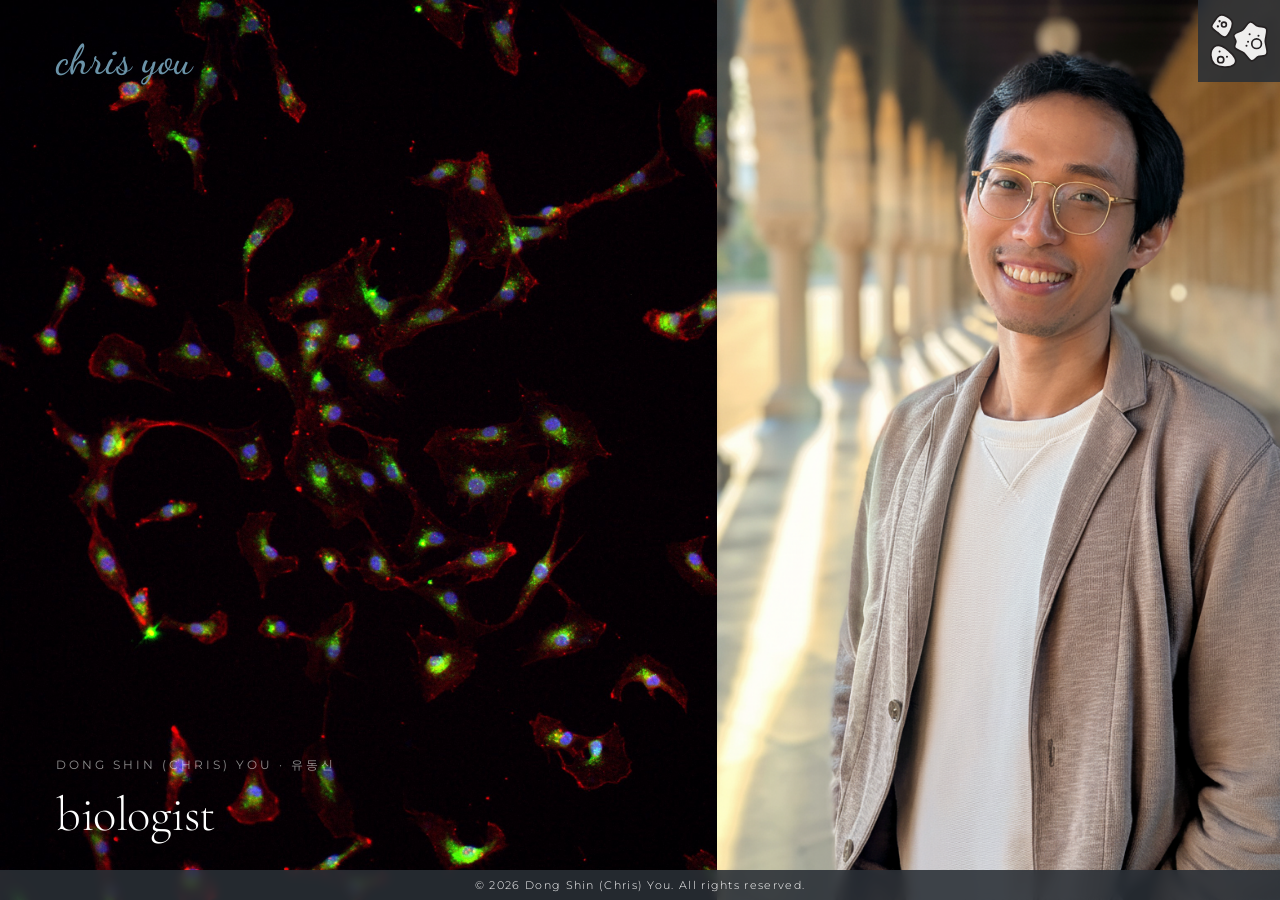
<file: index.html>
<!DOCTYPE html>
<html lang="en">

<head>
  <meta charset="UTF-8" />
  <meta name="viewport" content="width=device-width, initial-scale=1.0" />
  <title>Dong Shin (Chris) You | Biologist | Stanford PhD</title>
  <meta name="description"
    content="Chris You (유동신) — Cell biologist and Stanford PhD graduate. Reserach focused on coordination of cell size and gene expression." />
  <meta property="og:title" content="Chris You" />
  <meta property="og:description"
    content="Cell biologist and recent Stanford PhD studying how cell size controls gene expression and proteome remodeling." />
  <meta property="og:image" content="resources/home/portrait_main_2.jpg" />
  <meta property="og:type" content="website" />
  <link rel="icon" type="image/svg+xml" href="resources/shared/favicon.svg" />
  <link rel="preconnect" href="https://fonts.googleapis.com" />
  <link rel="preconnect" href="https://fonts.gstatic.com" crossorigin />
  <link
    href="https://fonts.googleapis.com/css2?family=Cormorant+Garamond:wght@300;400&family=Montserrat:wght@300;400&family=Dancing+Script:wght@500&family=Noto+Sans+KR:wght@300;400&display=swap"
    rel="stylesheet" />
  <link rel="stylesheet" href="shared.css" />
  <style>
    html,
    body {
      height: 100%;
    }

    body {
      font-family: "Cormorant Garamond", Georgia, serif;
      font-weight: 300;
      color: #2d2d2d;
      background: var(--body-bg-right);
    }

    header.header {
      display: flex;
      width: 100%;
      height: 100vh;
      position: relative;
      overflow: hidden;
    }

    /* ── Left panel ── */
    .text {
      width: 56%;
      height: 100%;
      flex-shrink: 0;
      background-color: transparent;
      position: relative;
      overflow: hidden;
      display: flex;
      flex-direction: column;
      padding: 3rem 3.5rem 3.5rem 3.5rem;
      z-index: 2;
      transition: width 0.65s cubic-bezier(0.4, 0, 0.2, 1);
    }

    body.about-open .text {
      width: 32%;
    }

    #cellBg {
      position: absolute;
      inset: 0;
      width: 100%;
      height: 100%;
      object-fit: cover;
      object-position: center;
      pointer-events: none;
      z-index: 1;
      mix-blend-mode: normal;
      opacity: 1;
    }

    .text-inner {
      margin-top: auto;
      position: relative;
      z-index: 3;
    }

    span.subtitle {
      display: block;
      font-family: "Montserrat", sans-serif;
      font-size: 0.75rem;
      font-weight: 400;
      letter-spacing: 0.25em;
      text-transform: uppercase;
      color: rgba(255, 255, 255, 0.55);
      margin-bottom: 0.75rem;
    }

    h1 {
      font-family: "Cormorant Garamond", Georgia, serif;
      font-size: clamp(2.4rem, 3.8vw, 4rem);
      font-weight: 300;
      line-height: 1.2;
      color: #ffffff;
      letter-spacing: -0.01em;
    }

    /* ── Right panel ── */
    .image {
      position: absolute;
      top: 0;
      right: 0;
      width: 44%;
      height: 100%;
      overflow: hidden;
      transition: opacity 0.35s ease;
    }

    body.about-open .image {
      opacity: 0;
      pointer-events: none;
    }


    .animate-layer {
      width: 100%;
      height: calc(100% + 40px);
      margin-top: -40px;
      transform: translate3d(0px, 40px, 0px);
    }

    figure.img {
      width: 100%;
      height: 100%;
      background-size: cover;
      background-position: center top;
      background-repeat: no-repeat;
      margin: 0;
      position: relative;
      overflow: hidden;
    }

    figure.img img {
      width: 100%;
      height: 100%;
      object-fit: cover;
      object-position: center 0%;
      display: block;
    }

    /* ── About panel ── */
    .about-panel {
      position: fixed;
      top: 0;
      right: 0;
      width: 68%;
      height: 100%;
      background: #faf9f5;
      z-index: 250;
      transform: translateX(100%);
      transition: transform 0.65s cubic-bezier(0.4, 0, 0.2, 1);
      overflow-y: auto;
      overflow-x: hidden;
    }

    .about-panel.open {
      transform: translateX(0);
    }

    .pubs-inner {
      padding: 6rem 4.5rem 5rem;
    }

    .pubs-back {
      display: inline-flex;
      align-items: center;
      gap: 0.4em;
      background: none;
      border: none;
      cursor: pointer;
      font-family: "Montserrat", sans-serif;
      font-size: 0.8rem;
      font-weight: 400;
      letter-spacing: 0.2em;
      text-transform: uppercase;
      color: #8a847c;
      padding: 0;
      transition: color 0.2s;
      margin-bottom: 3rem;
      text-decoration: none;
      display: inline-flex;
    }

    .pubs-back:hover {
      color: #2d2d2d;
    }

    .about-name {
      font-family: "Cormorant Garamond", Georgia, serif;
      font-size: clamp(1.9rem, 3.2vw, 3rem);
      font-weight: 400;
      letter-spacing: 0.06em;
      text-transform: uppercase;
      color: #2d2d2d;
      line-height: 1.1;
      margin-bottom: 0.65rem;
    }

    .about-name-link {
      display: inline-flex;
      align-items: center;
      vertical-align: middle;
      margin-left: 0.25em;
      color: #b0a898;
      text-decoration: none;
      transition: color 0.2s;
      line-height: 0;
    }

    .about-name-link:hover {
      color: #2d2d2d;
    }

    .about-name-link svg {
      width: 1.1rem;
      height: 1.1rem;
    }

    .about-photo-col {
      flex-shrink: 0;
      display: flex;
      flex-direction: column;
      align-items: center;
      gap: 0.75rem;
    }

    .about-name-korean {
      display: block;
      font-family: "Cormorant Garamond", Georgia, serif;
      font-size: 1.2rem;
      letter-spacing: 0.25em;
      color: #8a847c;
      margin-bottom: 2rem;
    }

    .about-body {
      display: flex;
      gap: 3rem;
      align-items: flex-start;
    }

    .about-photo {
      width: 300px;
      height: 300px;
      object-fit: cover;
      object-position: center 40%;
      border-radius: 50%;
      background-color: #c8d8e4;
    }

    .about-text {
      flex: 1;
    }

    .about-skills {
      font-family: "Montserrat", sans-serif;
      font-size: 0.88rem;
      font-weight: 400;
      color: #2d2d2d;
      letter-spacing: 0.05em;
      margin-bottom: 1.5rem;
      padding-bottom: 1.25rem;
      border-bottom: 1px solid #ddd8d0;
    }

    .about-skills span {
      color: #6b93a8;
    }

    .about-bio p {
      font-family: "Cormorant Garamond", Georgia, serif;
      font-size: 1.35rem;
      font-weight: 300;
      color: #4a4540;
      line-height: 1.75;
      margin-bottom: 1.25rem;
    }

    .about-bio p:last-child {
      margin-bottom: 0;
    }

    /* ── Mobile ── */
    @media (max-width: 768px) {

      html,
      body {
        overflow: hidden;
        height: 100vh;
        overscroll-behavior: none;
      }

      header.header {
        flex-direction: column;
        height: 100vh;
      }

      .text {
        width: 100% !important;
        height: 55vw;
        min-height: 240px;
        padding: 2rem 1.5rem 2rem;
      }

      h1 {
        font-size: clamp(2rem, 7vw, 3rem);
      }

      .image {
        position: relative;
        width: 100%;
        flex: 1;
        min-height: 220px;
      }

      .about-panel {
        width: 100%;
        top: auto;
        bottom: 0;
        height: 90vh;
        transform: translateY(100%);
      }

      .about-panel.open {
        transform: translateY(0);
      }

      body.about-open .text {
        width: 100% !important;
      }

      .about-body {
        flex-direction: column;
        gap: 1.5rem;
      }

      .about-photo {
        width: 160px;
        height: 160px;
      }

      .pubs-inner {
        padding: 3.5rem 1.5rem 3rem;
      }
    }
  </style>
</head>

<body>
  <header class="header">

    <!-- Left text panel -->
    <div class="text">
      <img id="cellBg" src="resources/home/Composite.jpg" alt="" />
      <a href="index.html" class="logo">chris you</a>
      <div class="text-inner">
        <span class="subtitle">Dong Shin (Chris) You · 유동신</span>
        <h1>biologist</h1>
      </div>
    </div>

    <!-- Right image panel -->
    <div class="image">
      <div class="animate-layer" style="transform:translate3d(0px,40px,0px);">
        <figure class="img" style="background-image:url(resources/home/portrait_main_2.png);">
          <img src="resources/home/portrait_main_2.png" alt="Chris You" />
        </figure>
      </div>
    </div>

    <!-- Cell icon nav badge — fixed, always visible, opens drawer -->
    <div class="cell-nav-wrap" id="menuBtn" role="button" aria-label="Open navigation menu" tabindex="0">
      <svg class="cell-nav-svg" id="Layer_1" data-name="Layer 1" xmlns="http://www.w3.org/2000/svg"
        viewBox="0 0 276.8 257.7">
        <defs>
          <style>
            .cls-1 {
              fill: none;
            }

            .cls-1,
            .cls-2 {
              stroke: #231f20;
              stroke-miterlimit: 10;
              stroke-width: 8px;
            }

            .cls-3 {
              fill: #231f20;
            }

            .cls-4,
            .cls-2 {
              fill: #fff;
            }
          </style>
        </defs>
        <g>
          <path class="cls-4"
            d="M21.12,239.37c-19-18.36-25.62-61.92-1.85-82.42,21.24-18.69,53.99,1.77,71.87,20.93,21.42,16.64,43.69,45.97,24.1,63.49-22.13,19.33-71.59,13.84-94.13-2Z" />
          <path class="cls-1"
            d="M21.12,239.37c-19-18.36-25.62-61.92-1.85-82.42,21.24-18.69,53.99,1.77,71.87,20.93,21.42,16.64,43.69,45.97,24.1,63.49-22.13,19.33-71.59,13.84-94.13-2Z" />
        </g>
        <g>
          <g>
            <path class="cls-4"
              d="M106.63,40.51c3.02,17.4-6.1,32.4-12.3,44.84-6.15,11.59-12.09,26.14-24.43,25.37-12.31-1.22-23.86-14.13-34.12-22.77-10.3-7.78-23.79-15.14-27.26-24.74-3.5-9.14,5.26-17.98,11.24-26.73,6.03-9.61,11.9-22.88,24.67-29.46C57.22,0,69.14,6.75,79.61,11.69c10.42,5.8,23.98,11.88,27.02,28.82Z" />
            <path class="cls-1"
              d="M106.63,40.51c3.02,17.4-6.1,32.4-12.3,44.84-6.15,11.59-12.09,26.14-24.43,25.37-12.31-1.22-23.86-14.13-34.12-22.77-10.3-7.78-23.79-15.14-27.26-24.74-3.5-9.14,5.26-17.98,11.24-26.73,6.03-9.61,11.9-22.88,24.67-29.46C57.22,0,69.14,6.75,79.61,11.69c10.42,5.8,23.98,11.88,27.02,28.82Z" />
          </g>
          <circle class="cls-2" cx="66.51" cy="50.61" r="11.49" />
          <circle class="cls-3" cx="45.66" cy="34.7" r="5.48" />
          <circle class="cls-3" cx="37.62" cy="59.49" r="5.48" />
        </g>
        <g>
          <path class="cls-4"
            d="M270.83,190.51c-6.89,15.4-28.95,7.23-40.28,12.65-11.66,4.91-20.09,24.8-33.71,19.75-13.2-4.91-23.04-27.42-35.66-37.46-12.66-9.29-34.27-12.61-41.52-22.69-7.52-9.71,4.43-21.71,3.71-32.2-.7-10.17-14.93-22.08-8.32-32.16,6.65-10.82,29.31-14.05,40.81-22.74,11.91-9.66,20.49-32.37,34.64-37.5,13.72-4.98,23.71,14.52,36.6,19.57,12.85,5.79,35.03-1.93,42.05,12.42,7.21,15.49-5.47,41.58-5.18,60.2.29,18.05,13.78,44.02,6.85,60.16Z" />
          <path class="cls-1"
            d="M270.83,190.51c-6.89,15.4-28.95,7.23-40.28,12.65-11.66,4.91-20.09,24.8-33.71,19.75-13.2-4.91-23.04-27.42-35.66-37.46-12.66-9.29-34.27-12.61-41.52-22.69-7.52-9.71,4.43-21.71,3.71-32.2-.7-10.17-14.93-22.08-8.32-32.16,6.65-10.82,29.31-14.05,40.81-22.74,11.91-9.66,20.49-32.37,34.64-37.5,13.72-4.98,23.71,14.52,36.6,19.57,12.85,5.79,35.03-1.93,42.05,12.42,7.21,15.49-5.47,41.58-5.18,60.2.29,18.05,13.78,44.02,6.85,60.16Z" />
        </g>
        <circle class="cls-2" cx="222.42" cy="141.79" r="23.07" />
        <circle class="cls-3" cx="174.28" cy="151.44" r="4.81" />
        <circle class="cls-3" cx="189.08" cy="96.85" r="4.81" />
        <circle class="cls-3" cx="181.57" cy="132.46" r="4.81" />
        <circle class="cls-3" cx="231.39" cy="104.05" r="4.81" />
        <circle class="cls-2" cx="51.14" cy="218.21" r="14.6" />
        <circle class="cls-3" cx="45.66" cy="179.31" r="4.81" />
        <circle class="cls-3" cx="80.98" cy="203.61" r="4.81" />
      </svg>
    </div>

  </header>

  <!-- About panel -->
  <div class="about-panel" id="aboutPanel">
    <div class="pubs-inner">
      <button class="pubs-back" id="aboutBackBtn">&#x2190;&nbsp;&nbsp;back</button>
      <span class="pubs-section-label">about</span>

      <h2 class="about-name">Dong Shin (Chris) You<a class="about-name-link" href="https://www.linkedin.com/in/cdsyou"
          target="_blank" rel="noopener" title="LinkedIn">
          <svg viewBox="0 0 24 24" fill="currentColor" xmlns="http://www.w3.org/2000/svg">
            <path
              d="M20.447 20.452H16.89v-5.569c0-1.328-.027-3.037-1.852-3.037-1.853 0-2.136 1.445-2.136 2.939v5.667H9.351V9h3.414v1.561h.046c.477-.9 1.637-1.85 3.37-1.85 3.601 0 4.267 2.37 4.267 5.455v6.286zM5.337 7.433a1.982 1.982 0 1 1 0-3.964 1.982 1.982 0 0 1 0 3.964zm1.782 13.019H3.555V9h3.564v11.452zM22.225 0H1.771C.792 0 0 .774 0 1.729v20.542C0 23.227.792 24 1.771 24h20.451C23.2 24 24 23.227 24 22.271V1.729C24 .774 23.2 0 22.222 0h.003z" />
          </svg>
        </a></h2>
      <span class="about-name-korean">유동신</span>

      <div class="about-body">
        <div class="about-photo-col">
          <img class="about-photo" src="resources/shared/portrait_about_2.jpg" alt="Chris You" />
          <a href="mailto:cdsyou@stanford.edu"
            style="font-family:'Montserrat',sans-serif;font-size:0.82rem;font-weight:400;letter-spacing:0.12em;color:#8a847c;text-decoration:none;margin-top:0.75rem;">cdsyou@stanford.edu</a>
        </div>
        <div class="about-text">
          <p class="about-skills"><span>Core skillsets:</span> Multi-omics profiling &nbsp;·&nbsp; High-throughput microscopy &nbsp;·&nbsp; Computational analysis</p>
          <div class="about-bio">
            <p>Hi! My name is Chris, and I recently graduated from Stanford University with a PhD in Biology, where I
              worked with <a href="https://skotheimlab.com/" target="_blank" style="color:inherit; text-decoration:underline;">Jan Skotheim</a> to study cell size control.</p>
            <p>My research focused on coordination of gene expression with cell size. I used multi-omics profiling and
              high-throughput microscopy to discover that cells adjust their transcription with increase in cell size. I
              also developed Python pipelines to automate segmentation and tracking for single-molecule imaging data.</p>
            <p>Before graduate school, I was a research assistant at Rockefeller University where I worked with Ali
              Brivanlou's group to understand early human development using embryonic stem cells and organoids.</p>
          </div>
        </div>
      </div>


    </div>
  </div>

  <footer class="site-footer">
    <span>&copy; 2026 Dong Shin (Chris) You. All rights reserved.</span>
  </footer>

  <!-- Drawer overlay -->
  <div class="drawer-overlay" id="drawerOverlay"></div>

  <!-- Navigation drawer -->
  <div class="drawer" id="drawer">
    <button class="close-btn" id="closeBtn" aria-label="Close menu">&#x2715;</button>
    <div class="drawer-subtitle"><span id="drawerName">Chris You</span></div>
    <nav>
      <ul>
        <li><a href="#" id="aboutNavLink">about</a></li>
        <li><a href="cv.html">resume</a></li>
        <li>
          <div class="drawer-research-row">
            <a href="research.html" class="drawer-research-link">research</a>
            <button class="drawer-research-toggle" id="researchToggle"><span
                class="drawer-research-arrow">&#x203A;</span></button>
          </div>
          <div class="drawer-subnav" id="researchSubnav">
            <a href="question.html">question</a>
            <a href="tools.html">tools</a>
            <a href="results.html">results</a>
            <a href="interpretations.html">interpretations</a>
          </div>
        </li>
        <li><a href="https://github.com/cdsyou/You_et_al_2026" target="_blank" rel="noopener">github</a></li>
        <li><a href="publications.html">publications</a></li>
      </ul>
    </nav>
  </div>

  <script>
    // ── Drawer toggle ──
    const drawer = document.getElementById('drawer');
    const overlay = document.getElementById('drawerOverlay');

    document.getElementById('menuBtn').addEventListener('click', function () {
      drawer.classList.add('open');
      overlay.classList.add('open');
    });

    function closeDrawer() {
      drawer.classList.remove('open');
      overlay.classList.remove('open');
    }

    document.getElementById('closeBtn').addEventListener('click', closeDrawer);
    overlay.addEventListener('click', closeDrawer);


    // ── Drawer name cycle (roll) ──
    (function () {
      const names = ['Chris You', 'Dong Shin You', '유동신'];
      const container = document.querySelector('.drawer-subtitle');
      let index = 0;
      let timer = null;
      let rolling = false;

      function roll() {
        if (rolling) return;
        rolling = true;
        index = (index + 1) % names.length;

        const outgoing = container.querySelector('span');
        const incoming = document.createElement('span');
        incoming.textContent = names[index];
        incoming.style.transform = 'translateY(100%)';
        incoming.style.opacity = '0';
        incoming.style.transition = 'none';
        container.appendChild(incoming);

        requestAnimationFrame(function () {
          requestAnimationFrame(function () {
            outgoing.style.transition = 'transform 0.45s cubic-bezier(0.4,0,0.2,1), opacity 0.45s';
            outgoing.style.transform = 'translateY(-100%)';
            outgoing.style.opacity = '0';
            incoming.style.transition = 'transform 0.45s cubic-bezier(0.4,0,0.2,1), opacity 0.45s';
            incoming.style.transform = 'translateY(0)';
            incoming.style.opacity = '1';
            setTimeout(function () {
              outgoing.remove();
              rolling = false;
            }, 460);
          });
        });
      }

      function stopCycle() {
        clearInterval(timer);
        timer = null;
        rolling = false;
        const spans = container.querySelectorAll('span');
        spans.forEach(function (s, i) { if (i > 0) s.remove(); });
      }

      function startCycle() {
        stopCycle();
        container.innerHTML = '<span>' + names[0] + '</span>';
        index = 0;
        timer = setInterval(roll, 2200);
      }

      document.getElementById('menuBtn').addEventListener('click', startCycle);
      document.getElementById('closeBtn').addEventListener('click', stopCycle);
      document.getElementById('drawerOverlay').addEventListener('click', stopCycle);
    })();


    // ── About panel ──
    const aboutPanel = document.getElementById('aboutPanel');

    function openAbout() {
      closeDrawer();
      document.body.classList.add('about-open');
      aboutPanel.classList.add('open');
    }

    function closeAbout() {
      document.body.classList.remove('about-open');
      aboutPanel.classList.remove('open');
    }

    document.getElementById('aboutNavLink').addEventListener('click', function (e) { e.preventDefault(); openAbout(); });
    document.getElementById('aboutBackBtn').addEventListener('click', closeAbout);

    // Auto-open about panel when page is loaded with #about hash (e.g. from other pages)
    if (window.location.hash === '#about') { openAbout(); }


    // ── Cell icon pulse (animates SVG inside the wrapper, not the square bg) ──
    (function () {
      const wrap = document.getElementById('menuBtn');
      if (!wrap) return;
      const icon = wrap.querySelector('svg');
      if (!icon) return;

      const BASE = 0.35;
      const PEAK = 0.92;
      const PULSE = 3000;
      const LAG = 3500;

      let hovered = false;
      let start = null;

      wrap.addEventListener('mouseenter', () => { hovered = true; });
      wrap.addEventListener('mouseleave', () => { hovered = false; });

      function tick(now) {
        if (!start) start = now;
        const elapsed = now - start;
        const cycle = PULSE + LAG;
        const t = elapsed % cycle;

        let opacity;
        if (hovered) {
          opacity = PEAK;
        } else if (t < PULSE) {
          opacity = BASE + (PEAK - BASE) * Math.sin(Math.PI * t / PULSE);
        } else {
          opacity = BASE;
        }

        icon.style.opacity = opacity.toFixed(3);
        requestAnimationFrame(tick);
      }

      requestAnimationFrame(tick);
    })();
  </script>
  <script src="shared.js"></script>
</body>

</html>
</file>
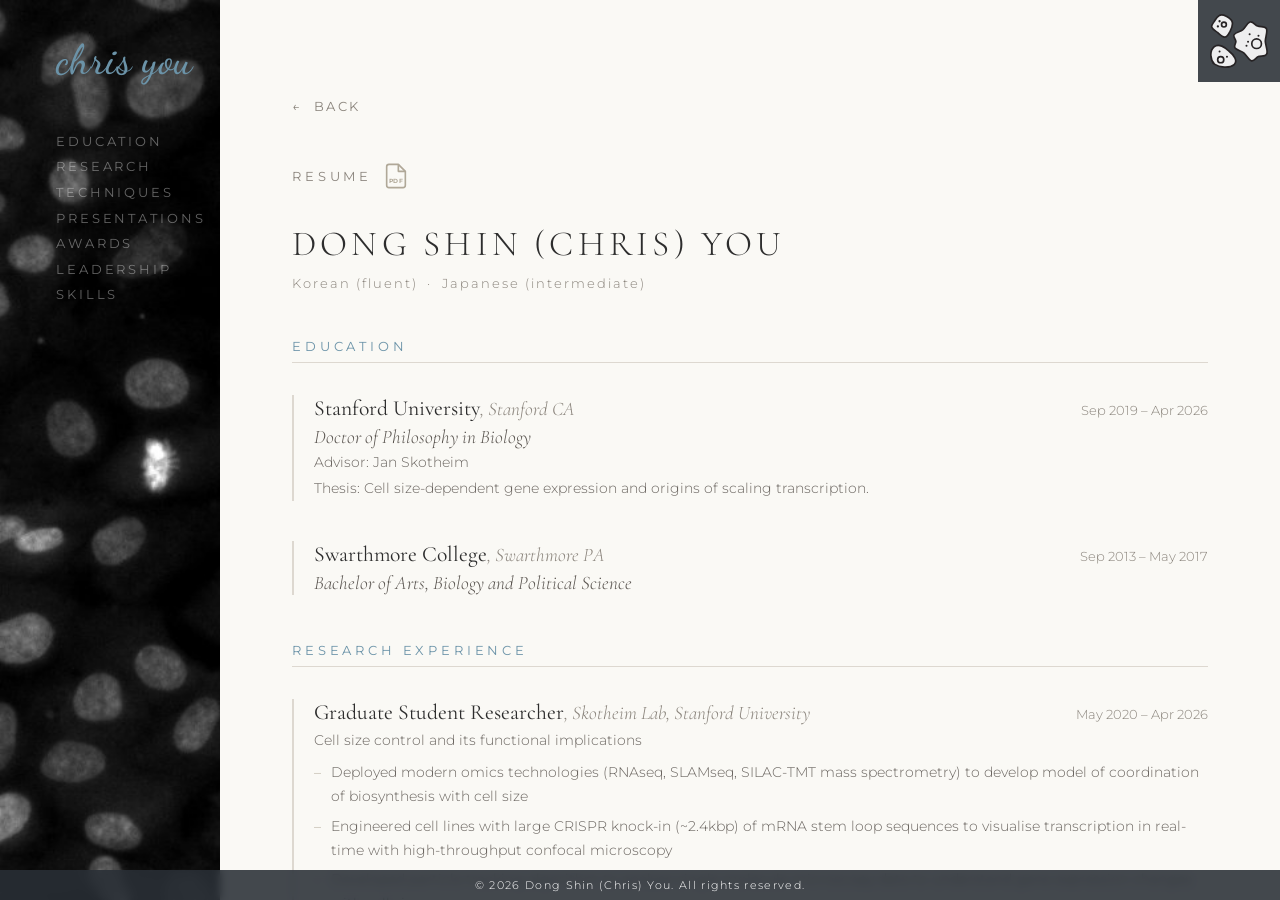
<file: cv.html>
<!DOCTYPE html>
<html lang="en">

<head>
  <meta charset="UTF-8" />
  <meta name="viewport" content="width=device-width, initial-scale=1.0" />
  <title>CV – Chris You</title>
  <meta name="description" content="Curriculum vitae of Chris You — Stanford PhD in Biology, cell size, transcription, and proteomics." />
  <meta property="og:title" content="CV – Chris You" />
  <meta property="og:description" content="Curriculum vitae of Chris You — Stanford PhD in Biology, cell size, transcription, and proteomics." />
  <meta property="og:image" content="resources/shared/portrait_about_2.jpg" />
  <meta property="og:type" content="website" />
  <link rel="icon" type="image/svg+xml" href="resources/shared/favicon.svg" />
  <link rel="preconnect" href="https://fonts.googleapis.com" />
  <link rel="preconnect" href="https://fonts.gstatic.com" crossorigin />
  <link
    href="https://fonts.googleapis.com/css2?family=Cormorant+Garamond:wght@300;400&family=Montserrat:wght@300;400&family=Dancing+Script:wght@500&family=Noto+Sans+KR:wght@300;400&display=swap"
    rel="stylesheet" />
  <link rel="stylesheet" href="shared.css" />
  <style>
    html,
    body {
      height: 100%;
    }

    body {
      font-family: "Cormorant Garamond", Georgia, serif;
      font-weight: 300;
      color: #2d2d2d;
      background: #faf9f5;
    }

    /* ── CV page layout ── */
    .cv-page-layout {
      display: flex;
      min-height: 100vh;
    }

    /* ── CV side nav ── */
    .cv-sidenav-col {
      position: fixed;
      top: 0;
      left: 0;
      width: 220px;
      height: 100%;
      background-image: url(resources/research/cell_img_cropped.jpg);
      background-size: cover;
      background-position: center;
      display: flex;
      flex-direction: column;
      padding: 8rem 2rem 3rem 3.5rem;
      z-index: 10;
    }

    .cv-sidenav a {
      display: block;
      font-family: "Montserrat", sans-serif;
      font-size: 0.82rem;
      font-weight: 400;
      letter-spacing: 0.22em;
      text-transform: uppercase;
      color: rgba(255, 255, 255, 0.38);
      text-decoration: none;
      padding: 0.3rem 0;
      transition: color 0.2s;
    }

    .cv-sidenav a:hover {
      color: rgba(255, 255, 255, 0.85);
    }

    .cv-sidenav a.active {
      color: rgba(255, 255, 255, 0.85);
    }

    /* ── CV main content ── */
    .cv-main {
      margin-left: 220px;
      flex: 1;
      overflow-y: auto;
      height: 100vh;
      position: relative;
    }

    .cv-pdf-link {
      display: inline-flex;
      align-items: center;
      color: #b0a898;
      transition: color 0.2s;
      line-height: 0;
      text-decoration: none;
      margin-left: 0.75rem;
      vertical-align: middle;
    }

    .cv-pdf-link:hover {
      color: #2d2d2d;
    }

    .cv-pdf-link svg {
      width: 28px;
      height: auto;
    }

    .pubs-inner {
      padding: 6rem 4.5rem 5rem;
    }

    .pubs-back {
      display: inline-flex;
      align-items: center;
      gap: 0.4em;
      font-family: "Montserrat", sans-serif;
      font-size: 0.8rem;
      font-weight: 400;
      letter-spacing: 0.2em;
      text-transform: uppercase;
      color: #8a847c;
      text-decoration: none;
      transition: color 0.2s;
      margin-bottom: 3rem;
    }

    .pubs-back:hover {
      color: #2d2d2d;
    }

    /* ── CV hero ── */
    .cv-hero {
      margin-top: 0;
      margin-bottom: 1.75rem;
    }

    .cv-hero-name {
      font-family: "Cormorant Garamond", Georgia, serif;
      font-size: 2.2rem;
      font-weight: 300;
      letter-spacing: 0.12em;
      text-transform: uppercase;
      color: #2d2d2d;
      margin-bottom: 0.6rem;
    }

    .cv-hero-languages {
      font-family: "Montserrat", sans-serif;
      font-size: 0.82rem;
      font-weight: 300;
      letter-spacing: 0.15em;
      color: #8a847c;
    }

    /* ── CV entries ── */
    .cv-entry {
      margin-bottom: 2.5rem;
      padding-left: 1.25rem;
      border-left: 2px solid #ddd8d0;
    }

    .cv-entry-header {
      display: flex;
      justify-content: space-between;
      align-items: baseline;
      gap: 1rem;
      margin-bottom: 0.25rem;
    }

    .cv-entry-title {
      font-family: "Cormorant Garamond", Georgia, serif;
      font-size: 1.35rem;
      font-weight: 400;
      color: #2d2d2d;
    }

    .cv-entry-location {
      font-family: "Cormorant Garamond", Georgia, serif;
      font-style: italic;
      font-size: 1.2rem;
      color: #8a847c;
    }

    .cv-entry-date {
      font-family: "Montserrat", sans-serif;
      font-size: 0.82rem;
      font-weight: 300;
      color: #8a847c;
      white-space: nowrap;
      flex-shrink: 0;
    }

    .cv-entry-role {
      font-family: "Cormorant Garamond", Georgia, serif;
      font-size: 1.2rem;
      font-style: italic;
      color: #5a5550;
      margin-bottom: 0.15rem;
    }

    .cv-entry-desc {
      font-family: "Montserrat", sans-serif;
      font-size: 0.88rem;
      font-weight: 300;
      color: #6a6560;
      line-height: 1.7;
      margin-bottom: 0.15rem;
    }

    .cv-entry ul {
      list-style: none;
      margin-top: 0.5rem;
      padding-left: 0;
    }

    .cv-entry ul li {
      font-family: "Montserrat", sans-serif;
      font-size: 0.88rem;
      font-weight: 300;
      color: #6a6560;
      line-height: 1.7;
      padding-left: 1.2em;
      position: relative;
      margin-bottom: 0.35rem;
    }

    .cv-entry ul li::before {
      content: "–";
      position: absolute;
      left: 0;
      color: #b0a898;
    }

    .cv-technique {
      font-family: "Montserrat", sans-serif;
      font-size: 0.88rem;
      font-weight: 300;
      color: #6a6560;
      line-height: 1.8;
      margin-bottom: 0.25rem;
    }

    .cv-technique strong {
      font-weight: 400;
      color: #2d2d2d;
    }

    .pub-year-heading {
      font-family: "Montserrat", sans-serif;
      font-size: 0.8rem;
      font-weight: 400;
      letter-spacing: 0.3em;
      text-transform: uppercase;
      color: #6b93a8;
      border-bottom: 1px solid #ddd8d0;
      padding-bottom: 0.5rem;
      margin-bottom: 2rem;
      margin-top: 3rem;
    }

    .pub-year-heading:first-of-type {
      margin-top: 0;
    }

    /* ── Mobile ── */
    @media (max-width: 768px) {
      .cv-sidenav-col { display: none; }
      .cv-main { margin-left: 0; height: auto; overflow-y: visible; }
      .cv-page-layout { min-height: auto; }
      .pubs-inner { padding: 5rem 1.5rem 3rem; }
      .cv-entry-header { flex-wrap: wrap; gap: 0.25rem; }
      .cv-entry-date { width: 100%; }
    }

    /* ── Dark mode overrides ── */
  </style>
</head>

<body>

  <a href="index.html" class="logo">chris you</a>

  <!-- Cell icon nav badge -->
  <div class="cell-nav-wrap" id="menuBtn" role="button" aria-label="Open navigation menu" tabindex="0">
      <svg class="cell-nav-svg" id="Layer_1" data-name="Layer 1" xmlns="http://www.w3.org/2000/svg" viewBox="0 0 276.8 257.7">
  <defs>
    <style>
      .cls-1 {
        fill: none;
      }

      .cls-1, .cls-2 {
        stroke: #231f20;
        stroke-miterlimit: 10;
        stroke-width: 8px;
      }

      .cls-3 {
        fill: #231f20;
      }

      .cls-4, .cls-2 {
        fill: #fff;
      }
    </style>
  </defs>
  <g>
    <path class="cls-4" d="M21.12,239.37c-19-18.36-25.62-61.92-1.85-82.42,21.24-18.69,53.99,1.77,71.87,20.93,21.42,16.64,43.69,45.97,24.1,63.49-22.13,19.33-71.59,13.84-94.13-2Z"/>
    <path class="cls-1" d="M21.12,239.37c-19-18.36-25.62-61.92-1.85-82.42,21.24-18.69,53.99,1.77,71.87,20.93,21.42,16.64,43.69,45.97,24.1,63.49-22.13,19.33-71.59,13.84-94.13-2Z"/>
  </g>
  <g>
    <g>
      <path class="cls-4" d="M106.63,40.51c3.02,17.4-6.1,32.4-12.3,44.84-6.15,11.59-12.09,26.14-24.43,25.37-12.31-1.22-23.86-14.13-34.12-22.77-10.3-7.78-23.79-15.14-27.26-24.74-3.5-9.14,5.26-17.98,11.24-26.73,6.03-9.61,11.9-22.88,24.67-29.46C57.22,0,69.14,6.75,79.61,11.69c10.42,5.8,23.98,11.88,27.02,28.82Z"/>
      <path class="cls-1" d="M106.63,40.51c3.02,17.4-6.1,32.4-12.3,44.84-6.15,11.59-12.09,26.14-24.43,25.37-12.31-1.22-23.86-14.13-34.12-22.77-10.3-7.78-23.79-15.14-27.26-24.74-3.5-9.14,5.26-17.98,11.24-26.73,6.03-9.61,11.9-22.88,24.67-29.46C57.22,0,69.14,6.75,79.61,11.69c10.42,5.8,23.98,11.88,27.02,28.82Z"/>
    </g>
    <circle class="cls-2" cx="66.51" cy="50.61" r="11.49"/>
    <circle class="cls-3" cx="45.66" cy="34.7" r="5.48"/>
    <circle class="cls-3" cx="37.62" cy="59.49" r="5.48"/>
  </g>
  <g>
    <path class="cls-4" d="M270.83,190.51c-6.89,15.4-28.95,7.23-40.28,12.65-11.66,4.91-20.09,24.8-33.71,19.75-13.2-4.91-23.04-27.42-35.66-37.46-12.66-9.29-34.27-12.61-41.52-22.69-7.52-9.71,4.43-21.71,3.71-32.2-.7-10.17-14.93-22.08-8.32-32.16,6.65-10.82,29.31-14.05,40.81-22.74,11.91-9.66,20.49-32.37,34.64-37.5,13.72-4.98,23.71,14.52,36.6,19.57,12.85,5.79,35.03-1.93,42.05,12.42,7.21,15.49-5.47,41.58-5.18,60.2.29,18.05,13.78,44.02,6.85,60.16Z"/>
    <path class="cls-1" d="M270.83,190.51c-6.89,15.4-28.95,7.23-40.28,12.65-11.66,4.91-20.09,24.8-33.71,19.75-13.2-4.91-23.04-27.42-35.66-37.46-12.66-9.29-34.27-12.61-41.52-22.69-7.52-9.71,4.43-21.71,3.71-32.2-.7-10.17-14.93-22.08-8.32-32.16,6.65-10.82,29.31-14.05,40.81-22.74,11.91-9.66,20.49-32.37,34.64-37.5,13.72-4.98,23.71,14.52,36.6,19.57,12.85,5.79,35.03-1.93,42.05,12.42,7.21,15.49-5.47,41.58-5.18,60.2.29,18.05,13.78,44.02,6.85,60.16Z"/>
  </g>
  <circle class="cls-2" cx="222.42" cy="141.79" r="23.07"/>
  <circle class="cls-3" cx="174.28" cy="151.44" r="4.81"/>
  <circle class="cls-3" cx="189.08" cy="96.85" r="4.81"/>
  <circle class="cls-3" cx="181.57" cy="132.46" r="4.81"/>
  <circle class="cls-3" cx="231.39" cy="104.05" r="4.81"/>
  <circle class="cls-2" cx="51.14" cy="218.21" r="14.6"/>
  <circle class="cls-3" cx="45.66" cy="179.31" r="4.81"/>
  <circle class="cls-3" cx="80.98" cy="203.61" r="4.81"/>
</svg>
    </div>

  <div class="cv-page-layout">
    <!-- Side nav col -->
    <div class="cv-sidenav-col">
      <nav class="cv-sidenav" id="cvSidenav">
        <a href="#cv-education" data-cv-target="cv-education">education</a>
        <a href="#cv-research" data-cv-target="cv-research">research</a>
        <a href="#cv-techniques" data-cv-target="cv-techniques">techniques</a>
        <a href="#cv-presentations" data-cv-target="cv-presentations">presentations</a>
        <a href="#cv-awards" data-cv-target="cv-awards">awards</a>
        <a href="#cv-leadership" data-cv-target="cv-leadership">leadership</a>
        <a href="#cv-skills" data-cv-target="cv-skills">skills</a>
      </nav>
    </div>

    <!-- Main content -->
    <div class="cv-main" id="cvMain">
      <div class="pubs-inner">
        <a class="pubs-back" href="index.html">&#x2190;&nbsp;&nbsp;back</a>
        <div style="display:flex; align-items:center; gap:0.6rem; margin-bottom:2rem;">
          <span class="pubs-section-label" style="margin-bottom:0;">resume</span>
          <a class="cv-pdf-link" href="resources/cv/chris_you_resume_science.pdf" target="_blank" rel="noopener"
            title="Open CV as PDF" style="margin-left:0;">
            <svg viewBox="0 0 24 24" fill="none" xmlns="http://www.w3.org/2000/svg">
              <path d="M14 2H6a2 2 0 0 0-2 2v16a2 2 0 0 0 2 2h12a2 2 0 0 0 2-2V8L14 2z" stroke="currentColor"
                stroke-width="1.4" stroke-linejoin="round" />
              <polyline points="14,2 14,8 20,8" stroke="currentColor" stroke-width="1.4" stroke-linejoin="round"
                fill="none" />
              <text x="6" y="18" font-size="4.8" font-family="Montserrat,sans-serif" font-weight="700" fill="currentColor"
                letter-spacing="0.3">PDF</text>
            </svg>
          </a>
        </div>

        <div class="cv-hero">
          <div class="cv-hero-name">Dong Shin (Chris) You</div>
          <p class="cv-hero-languages">Korean (fluent) &nbsp;·&nbsp; Japanese (intermediate)</p>
        </div>

        <div class="pub-year-heading" id="cv-education">education</div>

        <div class="cv-entry">
          <div class="cv-entry-header">
            <div><span class="cv-entry-title">Stanford University</span><span class="cv-entry-location">, Stanford
                CA</span></div>
            <span class="cv-entry-date">Sep 2019 – Apr 2026</span>
          </div>
          <p class="cv-entry-role">Doctor of Philosophy in Biology</p>
          <p class="cv-entry-desc">Advisor: Jan Skotheim</p>
          <p class="cv-entry-desc">Thesis: Cell size-dependent gene expression and origins of scaling transcription.</p>
        </div>

        <div class="cv-entry">
          <div class="cv-entry-header">
            <div><span class="cv-entry-title">Swarthmore College</span><span class="cv-entry-location">, Swarthmore
                PA</span></div>
            <span class="cv-entry-date">Sep 2013 – May 2017</span>
          </div>
          <p class="cv-entry-role">Bachelor of Arts, Biology and Political Science</p>
        </div>

        <div class="pub-year-heading" id="cv-research">research experience</div>

        <div class="cv-entry">
          <div class="cv-entry-header">
            <div><span class="cv-entry-title">Graduate Student Researcher</span><span class="cv-entry-location">,
                Skotheim Lab, Stanford University</span></div>
            <span class="cv-entry-date">May 2020 – Apr 2026</span>
          </div>
          <p class="cv-entry-desc">Cell size control and its functional implications</p>
          <ul>
            <li>Deployed modern omics technologies (RNAseq, SLAMseq, SILAC-TMT mass spectrometry) to develop model of
              coordination of biosynthesis with cell size</li>
            <li>Engineered cell lines with large CRISPR knock-in (~2.4kbp) of mRNA stem loop sequences to visualise
              transcription in real-time with high-throughput confocal microscopy</li>
            <li>Developed particle tracking algorithm to analyse single molecule microscopy data to understand gene
              expression changes with cell size</li>
            <li>Discovered lysosome dysfunction with increased cell size in the context of aging and senescence using
              functional inhibitor assays</li>
            <li>Communicated complex scientific research in two high-impact journals, a major national conference, and
              undergraduate courses recognised for excellence in teaching</li>
          </ul>
        </div>

        <div class="cv-entry">
          <div class="cv-entry-header">
            <div><span class="cv-entry-title">Research Assistant</span><span class="cv-entry-location">, Brivanlou Lab,
                Rockefeller University</span></div>
            <span class="cv-entry-date">Jul 2017 – Jul 2019</span>
          </div>
          <p class="cv-entry-desc">Molecular basis of embryogenesis using human embryonic stem cells</p>
          <ul>
            <li>Applied cell substrates of varying stiffness to model cells in early human embryo</li>
            <li>Devised protocol to create early human spinal cord organoid in 3D culture</li>
          </ul>
        </div>

        <div class="cv-entry">
          <div class="cv-entry-header">
            <div><span class="cv-entry-title">Undergraduate Research Assistant</span><span class="cv-entry-location">,
                Davidson Lab, Swarthmore College</span></div>
            <span class="cv-entry-date">May 2016 – May 2017</span>
          </div>
          <p class="cv-entry-desc">Cardiac development in tunicates in the context of asymmetric cell division</p>
          <ul>
            <li>Independently organised four research projects involving both wet bench and computational work</li>
            <li>Devised protocols to conduct quantitative image analysis from confocal microscopy on IMARIS and ImageJ
            </li>
          </ul>
        </div>

        <div class="pub-year-heading" id="cv-techniques">laboratory techniques</div>

        <div class="cv-entry">
          <p class="cv-technique"><strong>Bioinformatics:</strong> Sample preparation and data analysis for RNAseq,
            LC-MS/MS,
            pSILAC-TMT, and SLAMseq</p>
          <p class="cv-technique"><strong>Computation:</strong> Python pipelines for large-scale omics and object
            segmentation and tracking image analysis</p>
          <p class="cv-technique"><strong>Microscopy:</strong> High-throughput widefield and confocal microscopy</p>
          <p class="cv-technique"><strong>Cell engineering:</strong> CRISPR knock-in of large inserts (2.4kbp);
            lentivirus, electroporation and lipofection</p>
          <p class="cv-technique"><strong>Cell culture:</strong> Differentiation of hESCs into organoids. 6+ years of
            experience with variety of immortalised lines</p>
          <p class="cv-technique"><strong>Additional assays:</strong> Lysosome inhibitor drug assays; qPCR, flow
            cytometry and FACS</p>
        </div>

        <div class="pub-year-heading" id="cv-presentations">selected presentations</div>

        <div class="cv-entry">
          <div class="cv-entry-header">
            <div><span class="cv-entry-title">Cell Size &amp; Growth Online Seminar</span><span
                class="cv-entry-location">, Virtual</span></div>
            <span class="cv-entry-date">March 2025</span>
          </div>
          <p class="cv-entry-desc">30-minute talk · international audience of ~100 scientists</p>
          <p class="cv-entry-desc"><em>Cell size increase leads to transcriptome remodelling</em></p>
        </div>

        <div class="cv-entry">
          <div class="cv-entry-header">
            <div><span class="cv-entry-title">Cell Bio 2024</span><span class="cv-entry-location">, San Diego</span>
            </div>
            <span class="cv-entry-date">December 2024</span>
          </div>
          <p class="cv-entry-desc">Speaker, "Building the Cell" subgroup · ~200 scientists · ASCB/EMBO</p>
          <p class="cv-entry-desc"><em>Cell size increase leads to transcriptome remodeling and lysosome
              vulnerability</em></p>
        </div>

        <div class="cv-entry">
          <div class="cv-entry-header">
            <div><span class="cv-entry-title">Physics of Life Symposium</span><span class="cv-entry-location">, Chan
                Zuckerberg Biohub, San Francisco</span></div>
            <span class="cv-entry-date">January 2023</span>
          </div>
          <p class="cv-entry-desc">15-minute talk · general scientific audience of ~50 people</p>
          <p class="cv-entry-desc"><em>Transcriptional control of proteome remodeling with cell size</em></p>
        </div>

        <div class="pub-year-heading" id="cv-awards">honors &amp; awards</div>

        <div class="cv-entry">
          <div class="cv-entry-header">
            <div><span class="cv-entry-title">Charles Yanofsky Prize in Molecular Biology</span></div>
            <span class="cv-entry-date">June 2026</span>
          </div>
          <p class="cv-entry-desc">Awarded to the most outstanding graduate student working in the field of molecular biology</p>
          <p class="cv-entry-desc"><a href="https://biology.stanford.edu/academics/student-awards" target="_blank" rel="noopener" style="color:#8a847c; text-underline-offset:3px;">Stanford Biology Student Awards</a></p>
        </div>

        <div class="cv-entry">
          <div class="cv-entry-header">
            <div><span class="cv-entry-title">Excellence in Teaching Award</span></div>
            <span class="cv-entry-date">June 2021</span>
          </div>
          <p class="cv-entry-desc">Awarded to top teaching assistants for Biology courses</p>
          <p class="cv-entry-desc">Explorations in Stem Cell Biology</p>
        </div>

        <div class="cv-entry">
          <div class="cv-entry-header">
            <div><span class="cv-entry-title">Excellence in Teaching Award</span></div>
            <span class="cv-entry-date">June 2020</span>
          </div>
          <p class="cv-entry-desc">Awarded to top teaching assistants for Biology courses</p>
          <p class="cv-entry-desc">Introduction to Laboratory Research in Cell and Molecular Biology</p>
        </div>

        <div class="pub-year-heading" id="cv-leadership">leadership &amp; community</div>

        <div class="cv-entry">
          <div class="cv-entry-header">
            <div><span class="cv-entry-title">Departmental Seminar Series ("Think and Drink")</span></div>
            <span class="cv-entry-date">Sep 2021 – Jun 2023</span>
          </div>
          <ul>
            <li>Organised and recruited speakers to foster intra-departmental collaboration</li>
            <li>Implemented departmental-wide feedback from various stakeholders to double participation</li>
            <li>Fostered community engagement by combining seminars with social events</li>
          </ul>
        </div>

        <div class="cv-entry">
          <div class="cv-entry-header">
            <div><span class="cv-entry-title">Stanford Biology Graduate Admissions Committee</span></div>
            <span class="cv-entry-date">2021, 2022</span>
          </div>
        </div>

        <div class="pub-year-heading" id="cv-skills">skills</div>

        <div class="cv-entry">
          <p class="cv-technique"><strong>Independent problem solving:</strong> Proven record of learning and applying
            new concepts and techniques in lab</p>
          <p class="cv-technique"><strong>Detailed organisation:</strong> Planned and executed numerous complicated,
            long-range experiments</p>
          <p class="cv-technique"><strong>Effective communication:</strong> Simplified complex concepts to diverse
            audience in written and spoken format</p>
          <p class="cv-technique"><strong>Community-focused:</strong> Cultivated community engagement and belonging
            through events organisation</p>
        </div>

      </div>
    </div>
  </div>

  <footer class="site-footer">
    <span>&copy; 2026 Dong Shin (Chris) You. All rights reserved.</span>
  </footer>

  <!-- Drawer overlay -->
  <div class="drawer-overlay" id="drawerOverlay"></div>

  <!-- Navigation drawer -->
  <div class="drawer" id="drawer">
    <button class="close-btn" id="closeBtn" aria-label="Close menu">&#x2715;</button>
    <div class="drawer-subtitle"><span id="drawerName">Chris You</span></div>
    <nav>
      <ul>
        <li><a href="index.html#about">about</a></li>
        <li><a href="cv.html">resume</a></li>
        <li>
        <div class="drawer-research-row">
          <a href="research.html" class="drawer-research-link">research</a>
          <button class="drawer-research-toggle" id="researchToggle"><span class="drawer-research-arrow">&#x203A;</span></button>
        </div>
        <div class="drawer-subnav" id="researchSubnav">
          <a href="question.html">question</a>
          <a href="tools.html">tools</a>
          <a href="results.html">results</a>
          <a href="interpretations.html">interpretations</a>
        </div>
      </li>
        <li><a href="https://github.com/cdsyou/You_et_al_2026" target="_blank" rel="noopener">github</a></li>
        <li><a href="publications.html">publications</a></li>
      </ul>
    </nav>
  </div>

  <script>
    // ── Drawer toggle ──
    const drawer = document.getElementById('drawer');
    const overlay = document.getElementById('drawerOverlay');

    document.getElementById('menuBtn').addEventListener('click', function () {
      drawer.classList.add('open');
      overlay.classList.add('open');
    });

    function closeDrawer() {
      drawer.classList.remove('open');
      overlay.classList.remove('open');
    }

    document.getElementById('closeBtn').addEventListener('click', closeDrawer);
    overlay.addEventListener('click', closeDrawer);

    // ── Drawer name cycle (roll) ──
    (function () {
      const names = ['Chris You', 'Dong Shin You', '유동신'];
      const container = document.querySelector('.drawer-subtitle');
      let index = 0;
      let timer = null;
      let rolling = false;

      function roll() {
        if (rolling) return;
        rolling = true;
        index = (index + 1) % names.length;

        const outgoing = container.querySelector('span');
        const incoming = document.createElement('span');
        incoming.textContent = names[index];
        incoming.style.transform = 'translateY(100%)';
        incoming.style.opacity = '0';
        incoming.style.transition = 'none';
        container.appendChild(incoming);

        requestAnimationFrame(function () {
          requestAnimationFrame(function () {
            outgoing.style.transition = 'transform 0.45s cubic-bezier(0.4,0,0.2,1), opacity 0.45s';
            outgoing.style.transform = 'translateY(-100%)';
            outgoing.style.opacity = '0';
            incoming.style.transition = 'transform 0.45s cubic-bezier(0.4,0,0.2,1), opacity 0.45s';
            incoming.style.transform = 'translateY(0)';
            incoming.style.opacity = '1';
            setTimeout(function () {
              outgoing.remove();
              rolling = false;
            }, 460);
          });
        });
      }

      function stopCycle() {
        clearInterval(timer);
        timer = null;
        rolling = false;
        const spans = container.querySelectorAll('span');
        spans.forEach(function (s, i) { if (i > 0) s.remove(); });
      }

      function startCycle() {
        stopCycle();
        container.innerHTML = '<span>' + names[0] + '</span>';
        index = 0;
        timer = setInterval(roll, 2200);
      }

      document.getElementById('menuBtn').addEventListener('click', startCycle);
      document.getElementById('closeBtn').addEventListener('click', stopCycle);
      document.getElementById('drawerOverlay').addEventListener('click', stopCycle);
    })();

    // ── CV sidenav scroll ──
    const cvMain = document.getElementById('cvMain');

    document.querySelectorAll('.cv-sidenav a').forEach(function (link) {
      link.addEventListener('click', function (e) {
        e.preventDefault();
        const targetId = this.getAttribute('data-cv-target');
        const target = document.getElementById(targetId);
        if (!target) return;
        const mainRect = cvMain.getBoundingClientRect();
        const targetRect = target.getBoundingClientRect();
        cvMain.scrollTo({ top: cvMain.scrollTop + targetRect.top - mainRect.top - 24, behavior: 'smooth' });
      });
    });

    // Highlight active sidenav link on scroll
    cvMain.addEventListener('scroll', function () {
      const sections = ['cv-education', 'cv-research', 'cv-techniques', 'cv-presentations', 'cv-awards', 'cv-leadership', 'cv-skills'];
      const mainTop = cvMain.getBoundingClientRect().top;
      let current = sections[0];
      sections.forEach(function (id) {
        const el = document.getElementById(id);
        if (el && el.getBoundingClientRect().top - mainTop <= 40) current = id;
      });
      document.querySelectorAll('.cv-sidenav a').forEach(function (a) {
        a.classList.toggle('active', a.getAttribute('data-cv-target') === current);
      });
    });

    // ── Cell icon pulse ──
    (function () {
      const wrap = document.getElementById('menuBtn');
      if (!wrap) return;
      const icon = wrap.querySelector('svg');
      if (!icon) return;

      const BASE = 0.35;
      const PEAK = 0.92;
      const PULSE = 3000;
      const LAG = 3500;

      let hovered = false;
      let start = null;

      wrap.addEventListener('mouseenter', () => { hovered = true; });
      wrap.addEventListener('mouseleave', () => { hovered = false; });

      function tick(now) {
        if (!start) start = now;
        const elapsed = now - start;
        const cycle = PULSE + LAG;
        const t = elapsed % cycle;

        let opacity;
        if (hovered) {
          opacity = PEAK;
        } else if (t < PULSE) {
          opacity = BASE + (PEAK - BASE) * Math.sin(Math.PI * t / PULSE);
        } else {
          opacity = BASE;
        }

        icon.style.opacity = opacity.toFixed(3);
        requestAnimationFrame(tick);
      }

      requestAnimationFrame(tick);
    })();
  </script>
  <script src="shared.js"></script>
</body>

</html>
</file>
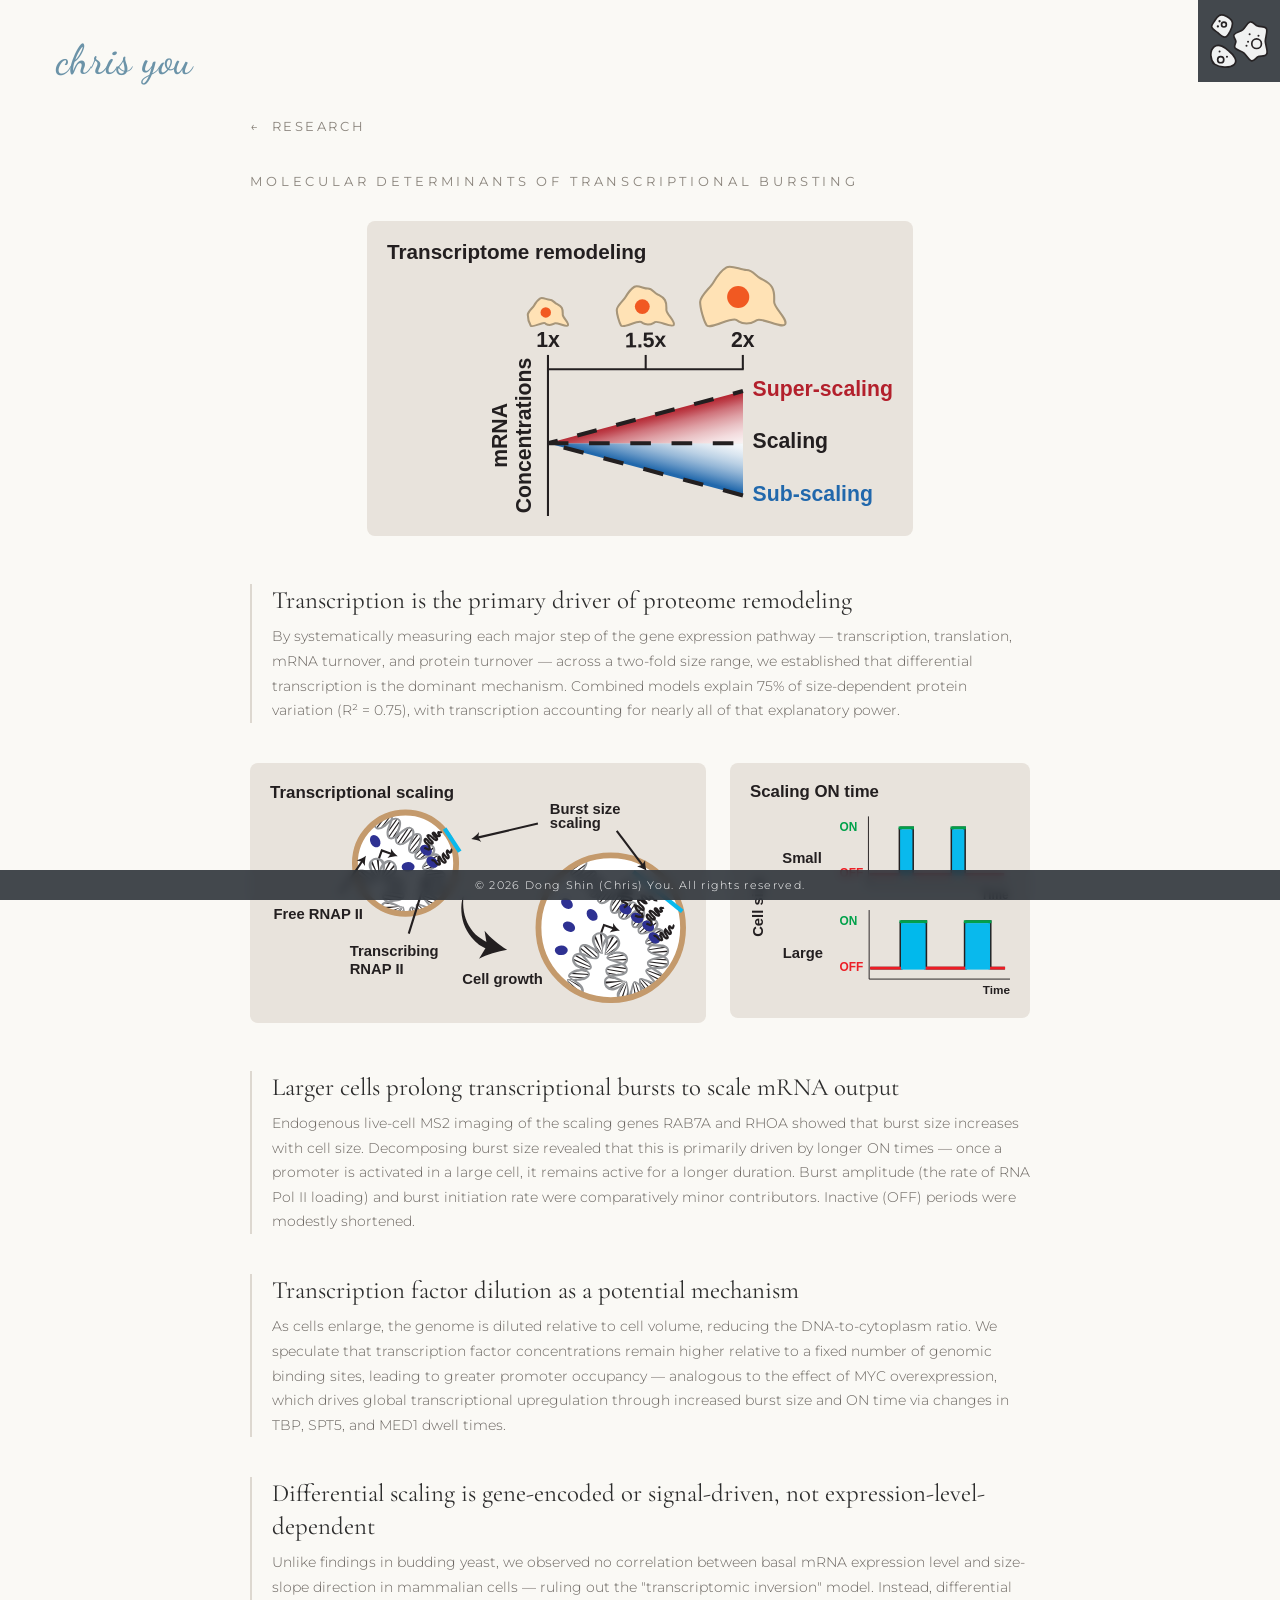
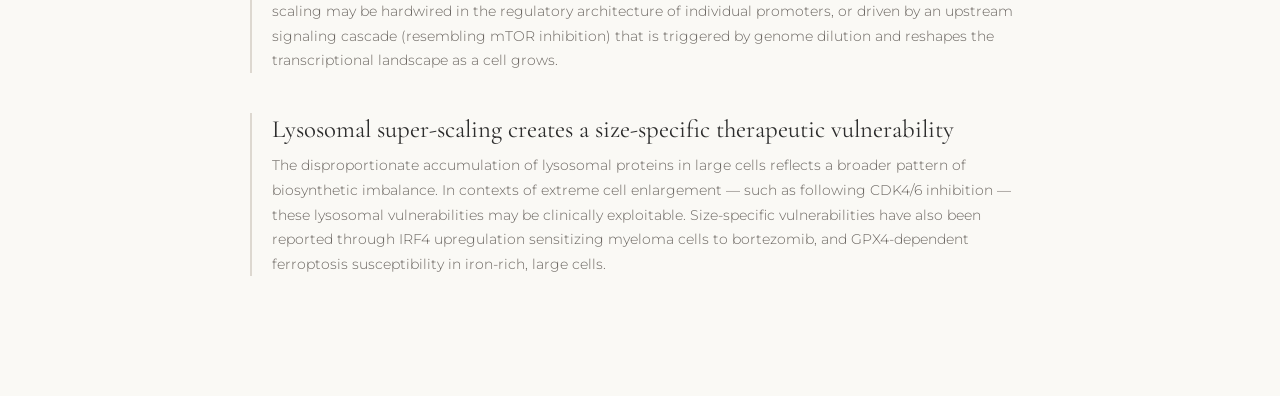
<file: interpretations.html>
<!DOCTYPE html>
<html lang="en">

<head>
  <meta charset="UTF-8" />
  <meta name="viewport" content="width=device-width, initial-scale=1.0" />
  <title>Interpretations – Chris You</title>
  <meta name="description" content="Research interpretations by Chris You — molecular mechanisms of transcriptional bursting, proteome remodeling, and lysosomal vulnerability with cell size." />
  <meta property="og:title" content="Interpretations – Chris You" />
  <meta property="og:description" content="Molecular mechanisms of transcriptional bursting, proteome remodeling, and lysosomal vulnerability with cell size." />
  <meta property="og:image" content="resources/shared/portrait_about_2.jpg" />
  <meta property="og:type" content="website" />
  <link rel="icon" type="image/svg+xml" href="resources/shared/favicon.svg" />
  <link rel="preconnect" href="https://fonts.googleapis.com" />
  <link rel="preconnect" href="https://fonts.gstatic.com" crossorigin />
  <link
    href="https://fonts.googleapis.com/css2?family=Cormorant+Garamond:wght@300;400&family=Montserrat:wght@300;400&family=Dancing+Script:wght@500&family=Noto+Sans+KR:wght@300;400&display=swap"
    rel="stylesheet" />
  <link rel="stylesheet" href="shared.css" />
  <style>
    html,
    body {
      height: 100%;
    }

    body {
      font-family: "Cormorant Garamond", Georgia, serif;
      font-weight: 300;
      color: #2d2d2d;
      background: #faf9f5;
    }

    .sub-panel-inner {
      padding: 7.25rem 3rem 5rem;
      max-width: 1400px;
      margin: 0 auto;
    }

    .findings-layout {
      max-width: 780px;
      margin: 0 auto;
    }

    .finding-fig-single {
      background: #e8e3dc;
      border-radius: 8px;
      padding: 1.25rem;
      margin: 0 auto 3rem;
      width: 70%;
    }

    .finding-fig-single img {
      width: 100%;
      height: auto;
      display: block;
    }

    .findings-figs {
      display: flex;
      gap: 1.5rem;
      margin: 2rem 0 3rem;
      align-items: flex-start;
    }

    .finding-fig {
      flex: 1;
      background: #e8e3dc;
      border-radius: 8px;
      padding: 1.25rem;
      margin: 0;
    }

    .finding-fig img {
      width: 100%;
      height: auto;
      display: block;
    }

    .sub-panel-back {
      display: inline-flex;
      align-items: center;
      gap: 0.4em;
      font-family: "Montserrat", sans-serif;
      font-size: 0.8rem;
      font-weight: 400;
      letter-spacing: 0.2em;
      text-transform: uppercase;
      color: var(--panel-muted, #8a847c);
      text-decoration: none;
      transition: color 0.2s;
      margin-bottom: 2.5rem;
      background: none;
      border: none;
      cursor: pointer;
      padding: 0;
    }

    .sub-panel-back:hover {
      color: var(--panel-text, #2d2d2d);
    }

    .finding-entry {
      margin-bottom: 2.5rem;
      padding-left: 1.25rem;
      border-left: 2px solid var(--panel-border, #ddd8d0);
    }

    .finding-number {
      font-family: "Montserrat", sans-serif;
      font-size: 0.72rem;
      font-weight: 400;
      letter-spacing: 0.3em;
      text-transform: uppercase;
      color: var(--panel-accent, #6b93a8);
      margin-bottom: 0.35rem;
    }

    .finding-title {
      font-family: "Cormorant Garamond", Georgia, serif;
      font-size: 1.55rem;
      font-weight: 400;
      color: var(--panel-text, #2d2d2d);
      line-height: 1.3;
      margin-bottom: 0.5rem;
    }

    .finding-body {
      font-family: "Montserrat", sans-serif;
      font-size: 0.88rem;
      font-weight: 300;
      color: var(--panel-subtle, #6a6560);
      line-height: 1.75;
    }

    /* ── Mobile ── */
    @media (max-width: 768px) {
      .sub-panel-inner { padding: 5.5rem 1.25rem 3rem; }
      .findings-figs { flex-direction: column; align-items: stretch; }
      .findings-layout { max-width: 100%; }
      .finding-fig-single { width: 88%; }
      .findings-figs .finding-fig:last-child { width: 78%; }
    }
  </style>
</head>

<body>

  <a href="index.html" class="logo">chris you</a>

  <!-- Cell icon nav badge -->
  <div class="cell-nav-wrap" id="menuBtn" role="button" aria-label="Open navigation menu" tabindex="0">
      <svg class="cell-nav-svg" id="Layer_1" data-name="Layer 1" xmlns="http://www.w3.org/2000/svg" viewBox="0 0 276.8 257.7">
  <defs>
    <style>
      .cls-1 {
        fill: none;
      }

      .cls-1, .cls-2 {
        stroke: #231f20;
        stroke-miterlimit: 10;
        stroke-width: 8px;
      }

      .cls-3 {
        fill: #231f20;
      }

      .cls-4, .cls-2 {
        fill: #fff;
      }
    </style>
  </defs>
  <g>
    <path class="cls-4" d="M21.12,239.37c-19-18.36-25.62-61.92-1.85-82.42,21.24-18.69,53.99,1.77,71.87,20.93,21.42,16.64,43.69,45.97,24.1,63.49-22.13,19.33-71.59,13.84-94.13-2Z"/>
    <path class="cls-1" d="M21.12,239.37c-19-18.36-25.62-61.92-1.85-82.42,21.24-18.69,53.99,1.77,71.87,20.93,21.42,16.64,43.69,45.97,24.1,63.49-22.13,19.33-71.59,13.84-94.13-2Z"/>
  </g>
  <g>
    <g>
      <path class="cls-4" d="M106.63,40.51c3.02,17.4-6.1,32.4-12.3,44.84-6.15,11.59-12.09,26.14-24.43,25.37-12.31-1.22-23.86-14.13-34.12-22.77-10.3-7.78-23.79-15.14-27.26-24.74-3.5-9.14,5.26-17.98,11.24-26.73,6.03-9.61,11.9-22.88,24.67-29.46C57.22,0,69.14,6.75,79.61,11.69c10.42,5.8,23.98,11.88,27.02,28.82Z"/>
      <path class="cls-1" d="M106.63,40.51c3.02,17.4-6.1,32.4-12.3,44.84-6.15,11.59-12.09,26.14-24.43,25.37-12.31-1.22-23.86-14.13-34.12-22.77-10.3-7.78-23.79-15.14-27.26-24.74-3.5-9.14,5.26-17.98,11.24-26.73,6.03-9.61,11.9-22.88,24.67-29.46C57.22,0,69.14,6.75,79.61,11.69c10.42,5.8,23.98,11.88,27.02,28.82Z"/>
    </g>
    <circle class="cls-2" cx="66.51" cy="50.61" r="11.49"/>
    <circle class="cls-3" cx="45.66" cy="34.7" r="5.48"/>
    <circle class="cls-3" cx="37.62" cy="59.49" r="5.48"/>
  </g>
  <g>
    <path class="cls-4" d="M270.83,190.51c-6.89,15.4-28.95,7.23-40.28,12.65-11.66,4.91-20.09,24.8-33.71,19.75-13.2-4.91-23.04-27.42-35.66-37.46-12.66-9.29-34.27-12.61-41.52-22.69-7.52-9.71,4.43-21.71,3.71-32.2-.7-10.17-14.93-22.08-8.32-32.16,6.65-10.82,29.31-14.05,40.81-22.74,11.91-9.66,20.49-32.37,34.64-37.5,13.72-4.98,23.71,14.52,36.6,19.57,12.85,5.79,35.03-1.93,42.05,12.42,7.21,15.49-5.47,41.58-5.18,60.2.29,18.05,13.78,44.02,6.85,60.16Z"/>
    <path class="cls-1" d="M270.83,190.51c-6.89,15.4-28.95,7.23-40.28,12.65-11.66,4.91-20.09,24.8-33.71,19.75-13.2-4.91-23.04-27.42-35.66-37.46-12.66-9.29-34.27-12.61-41.52-22.69-7.52-9.71,4.43-21.71,3.71-32.2-.7-10.17-14.93-22.08-8.32-32.16,6.65-10.82,29.31-14.05,40.81-22.74,11.91-9.66,20.49-32.37,34.64-37.5,13.72-4.98,23.71,14.52,36.6,19.57,12.85,5.79,35.03-1.93,42.05,12.42,7.21,15.49-5.47,41.58-5.18,60.2.29,18.05,13.78,44.02,6.85,60.16Z"/>
  </g>
  <circle class="cls-2" cx="222.42" cy="141.79" r="23.07"/>
  <circle class="cls-3" cx="174.28" cy="151.44" r="4.81"/>
  <circle class="cls-3" cx="189.08" cy="96.85" r="4.81"/>
  <circle class="cls-3" cx="181.57" cy="132.46" r="4.81"/>
  <circle class="cls-3" cx="231.39" cy="104.05" r="4.81"/>
  <circle class="cls-2" cx="51.14" cy="218.21" r="14.6"/>
  <circle class="cls-3" cx="45.66" cy="179.31" r="4.81"/>
  <circle class="cls-3" cx="80.98" cy="203.61" r="4.81"/>
</svg>
    </div>

  <div class="sub-panel-inner">
    <div class="findings-layout">
      <a class="sub-panel-back" href="research.html">&#x2190;&nbsp;&nbsp;research</a>
      <span class="pubs-section-label">molecular determinants of transcriptional bursting</span>

      <figure class="finding-fig-single">
        <img src="resources/interpretations/transcriptome_remodelling.svg" alt="">
      </figure>

      <div class="finding-entry">
        <div class="finding-title">Transcription is the primary driver of proteome remodeling</div>
        <p class="finding-body">By systematically measuring each major step of the gene expression pathway —
          transcription, translation, mRNA turnover, and protein turnover — across a two-fold size range, we established
          that differential transcription is the dominant mechanism. Combined models explain 75% of size-dependent
          protein variation (R² = 0.75), with transcription accounting for nearly all of that explanatory power.</p>
      </div>

      <div class="findings-figs">
        <figure class="finding-fig" style="flex: 1.6;">
          <img src="resources/interpretations/burst_size_scaling.svg" alt="">
        </figure>
        <figure class="finding-fig">
          <img src="resources/interpretations/on_time_scaling.svg" alt="">
        </figure>
      </div>

      <div class="finding-entry">
        <div class="finding-title">Larger cells prolong transcriptional bursts to scale mRNA output</div>
        <p class="finding-body">Endogenous live-cell MS2 imaging of the scaling genes RAB7A and RHOA showed that burst
          size increases with cell size. Decomposing burst size revealed that this is primarily driven by longer ON
          times — once a promoter is activated in a large cell, it remains active for a longer duration. Burst amplitude
          (the rate of RNA Pol II loading) and burst initiation rate were comparatively minor contributors. Inactive
          (OFF) periods were modestly shortened.</p>
      </div>
      <div class="finding-entry">
        <div class="finding-title">Transcription factor dilution as a potential mechanism</div>
        <p class="finding-body">As cells enlarge, the genome is diluted relative to cell volume, reducing the
          DNA-to-cytoplasm ratio. We speculate that transcription factor concentrations remain higher relative to a
          fixed number of genomic binding sites, leading to greater promoter occupancy — analogous to the effect of MYC
          overexpression, which drives global transcriptional upregulation through increased burst size and ON time via
          changes in TBP, SPT5, and MED1 dwell times.</p>
      </div>
      <div class="finding-entry">
        <div class="finding-title">Differential scaling is gene-encoded or signal-driven, not expression-level-dependent</div>
        <p class="finding-body">Unlike findings in budding yeast, we observed no correlation between basal mRNA
          expression level and size-slope direction in mammalian cells — ruling out the "transcriptomic inversion"
          model. Instead, differential scaling may be hardwired in the regulatory architecture of individual promoters,
          or driven by an upstream signaling cascade (resembling mTOR inhibition) that is triggered by genome dilution
          and reshapes the transcriptional landscape as a cell grows.</p>
      </div>
      <div class="finding-entry">
        <div class="finding-title">Lysosomal super-scaling creates a size-specific therapeutic vulnerability</div>
        <p class="finding-body">The disproportionate accumulation of lysosomal proteins in large cells reflects a
          broader pattern of biosynthetic imbalance. In contexts of extreme cell enlargement — such as following CDK4/6
          inhibition — these lysosomal vulnerabilities may be clinically exploitable. Size-specific vulnerabilities have
          also been reported through IRF4 upregulation sensitizing myeloma cells to bortezomib, and GPX4-dependent
          ferroptosis susceptibility in iron-rich, large cells.</p>
      </div>
    </div>
  </div>

  <footer class="site-footer">
    <span>&copy; 2026 Dong Shin (Chris) You. All rights reserved.</span>
  </footer>

  <!-- Drawer overlay -->
  <div class="drawer-overlay" id="drawerOverlay"></div>

  <!-- Navigation drawer -->
  <div class="drawer" id="drawer">
    <button class="close-btn" id="closeBtn" aria-label="Close menu">&#x2715;</button>
    <div class="drawer-subtitle"><span id="drawerName">Chris You</span></div>
    <nav>
      <ul>
        <li><a href="index.html#about">about</a></li>
        <li><a href="cv.html">resume</a></li>
        <li>
        <div class="drawer-research-row">
          <a href="research.html" class="drawer-research-link">research</a>
          <button class="drawer-research-toggle" id="researchToggle"><span class="drawer-research-arrow">&#x203A;</span></button>
        </div>
        <div class="drawer-subnav" id="researchSubnav">
          <a href="question.html">question</a>
          <a href="tools.html">tools</a>
          <a href="results.html">results</a>
          <a href="interpretations.html">interpretations</a>
        </div>
      </li>
        <li><a href="https://github.com/cdsyou/You_et_al_2026" target="_blank" rel="noopener">github</a></li>
        <li><a href="publications.html">publications</a></li>
      </ul>
    </nav>
  </div>

  <script>
    // ── Drawer toggle ──
    const drawer = document.getElementById('drawer');
    const overlay = document.getElementById('drawerOverlay');

    document.getElementById('menuBtn').addEventListener('click', function () {
      drawer.classList.add('open');
      overlay.classList.add('open');
    });

    function closeDrawer() {
      drawer.classList.remove('open');
      overlay.classList.remove('open');
    }

    document.getElementById('closeBtn').addEventListener('click', closeDrawer);
    overlay.addEventListener('click', closeDrawer);

    // ── Drawer name cycle (roll) ──
    (function () {
      const names = ['Chris You', 'Dong Shin You', '유동신'];
      const container = document.querySelector('.drawer-subtitle');
      let index = 0;
      let timer = null;
      let rolling = false;

      function roll() {
        if (rolling) return;
        rolling = true;
        index = (index + 1) % names.length;

        const outgoing = container.querySelector('span');
        const incoming = document.createElement('span');
        incoming.textContent = names[index];
        incoming.style.transform = 'translateY(100%)';
        incoming.style.opacity = '0';
        incoming.style.transition = 'none';
        container.appendChild(incoming);

        requestAnimationFrame(function () {
          requestAnimationFrame(function () {
            outgoing.style.transition = 'transform 0.45s cubic-bezier(0.4,0,0.2,1), opacity 0.45s';
            outgoing.style.transform = 'translateY(-100%)';
            outgoing.style.opacity = '0';
            incoming.style.transition = 'transform 0.45s cubic-bezier(0.4,0,0.2,1), opacity 0.45s';
            incoming.style.transform = 'translateY(0)';
            incoming.style.opacity = '1';
            setTimeout(function () {
              outgoing.remove();
              rolling = false;
            }, 460);
          });
        });
      }

      function stopCycle() {
        clearInterval(timer);
        timer = null;
        rolling = false;
        const spans = container.querySelectorAll('span');
        spans.forEach(function (s, i) { if (i > 0) s.remove(); });
      }

      function startCycle() {
        stopCycle();
        container.innerHTML = '<span>' + names[0] + '</span>';
        index = 0;
        timer = setInterval(roll, 2200);
      }

      document.getElementById('menuBtn').addEventListener('click', startCycle);
      document.getElementById('closeBtn').addEventListener('click', stopCycle);
      document.getElementById('drawerOverlay').addEventListener('click', stopCycle);
    })();

    // ── Cell icon pulse ──
    (function () {
      const wrap = document.getElementById('menuBtn');
      if (!wrap) return;
      const icon = wrap.querySelector('svg');
      if (!icon) return;

      const BASE = 0.35;
      const PEAK = 0.92;
      const PULSE = 3000;
      const LAG = 3500;

      let hovered = false;
      let start = null;

      wrap.addEventListener('mouseenter', () => { hovered = true; });
      wrap.addEventListener('mouseleave', () => { hovered = false; });

      function tick(now) {
        if (!start) start = now;
        const elapsed = now - start;
        const cycle = PULSE + LAG;
        const t = elapsed % cycle;

        let opacity;
        if (hovered) {
          opacity = PEAK;
        } else if (t < PULSE) {
          opacity = BASE + (PEAK - BASE) * Math.sin(Math.PI * t / PULSE);
        } else {
          opacity = BASE;
        }

        icon.style.opacity = opacity.toFixed(3);
        requestAnimationFrame(tick);
      }

      requestAnimationFrame(tick);
    })();
  </script>
  <script src="shared.js"></script>
</body>

</html>
</file>
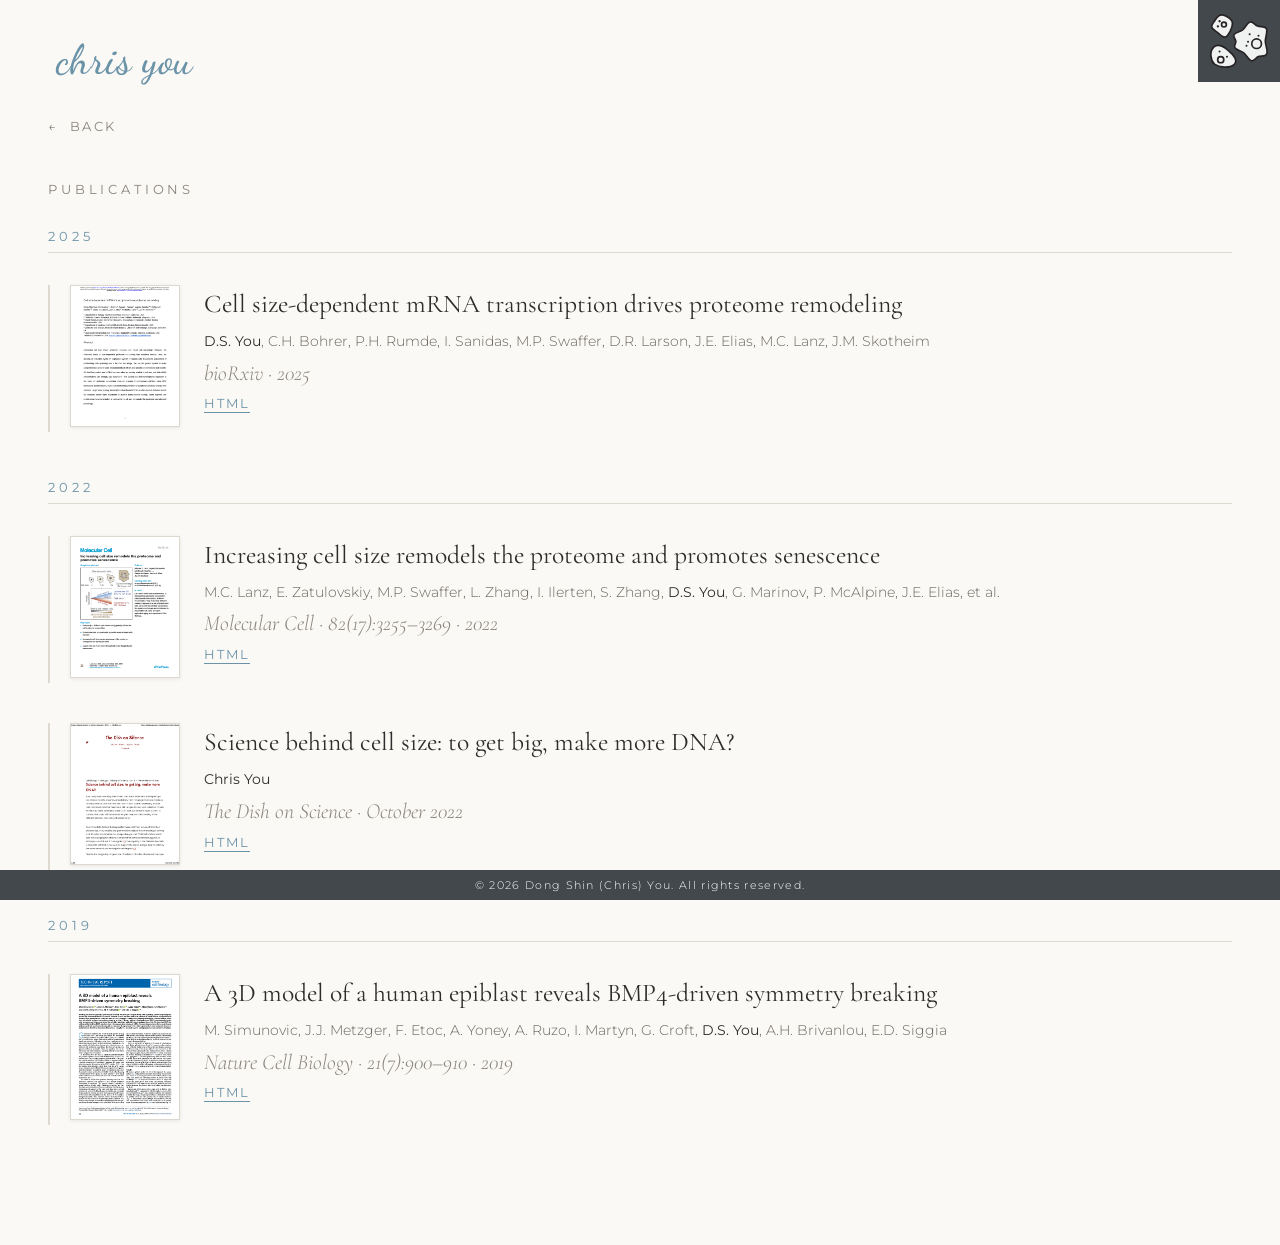
<file: publications.html>
<!DOCTYPE html>
<html lang="en">

<head>
  <meta charset="UTF-8" />
  <meta name="viewport" content="width=device-width, initial-scale=1.0" />
  <title>Publications – Chris You</title>
  <meta name="description" content="Publications by Chris You — research in cell size, transcriptome remodeling, and proteomics published in bioRxiv, Molecular Cell, and Nature Cell Biology." />
  <meta property="og:title" content="Publications – Chris You" />
  <meta property="og:description" content="Research in cell size, transcriptome remodeling, and proteomics published in bioRxiv, Molecular Cell, and Nature Cell Biology." />
  <meta property="og:image" content="resources/shared/portrait_about_2.jpg" />
  <meta property="og:type" content="website" />
  <link rel="icon" type="image/svg+xml" href="resources/shared/favicon.svg" />
  <link rel="preconnect" href="https://fonts.googleapis.com" />
  <link rel="preconnect" href="https://fonts.gstatic.com" crossorigin />
  <link
    href="https://fonts.googleapis.com/css2?family=Cormorant+Garamond:wght@300;400&family=Montserrat:wght@300;400&family=Dancing+Script:wght@500&family=Noto+Sans+KR:wght@300;400&display=swap"
    rel="stylesheet" />
  <link rel="stylesheet" href="shared.css" />
  <style>
    html,
    body {
      height: 100%;
    }

    body {
      font-family: "Cormorant Garamond", Georgia, serif;
      font-weight: 300;
      color: #2d2d2d;
      background: #faf9f5;
    }

    .page-inner {
      padding: 7.25rem 3rem 5rem;
      max-width: 1400px;
      margin: 0 auto;
    }

    .pubs-back {
      display: inline-flex;
      align-items: center;
      gap: 0.4em;
      font-family: "Montserrat", sans-serif;
      font-size: 0.8rem;
      font-weight: 400;
      letter-spacing: 0.2em;
      text-transform: uppercase;
      color: #8a847c;
      text-decoration: none;
      transition: color 0.2s;
      margin-bottom: 3rem;
    }

    .pubs-back:hover {
      color: #2d2d2d;
    }

    .pub-year-heading {
      font-family: "Montserrat", sans-serif;
      font-size: 0.8rem;
      font-weight: 400;
      letter-spacing: 0.3em;
      text-transform: uppercase;
      color: #6b93a8;
      border-bottom: 1px solid #ddd8d0;
      padding-bottom: 0.5rem;
      margin-bottom: 2rem;
      margin-top: 3rem;
    }

    .pub-year-heading:first-of-type {
      margin-top: 0;
    }

    .pub-entry {
      margin-bottom: 2.5rem;
      padding-left: 1.25rem;
      border-left: 2px solid #ddd8d0;
      display: flex;
      gap: 1.5rem;
      align-items: flex-start;
    }

    .pub-thumb {
      flex-shrink: 0;
      width: 110px;
      border: 1px solid #ddd8d0;
      box-shadow: 0 1px 4px rgba(0,0,0,0.08);
    }

    .pub-entry-text {
      flex: 1;
      min-width: 0;
    }

    .pub-title {
      font-family: "Cormorant Garamond", Georgia, serif;
      font-size: 1.6rem;
      font-weight: 400;
      color: #2d2d2d;
      line-height: 1.45;
      margin-bottom: 0.5rem;
    }

    .pub-authors {
      font-family: "Montserrat", sans-serif;
      font-size: 0.88rem;
      font-weight: 300;
      color: #6a6560;
      line-height: 1.7;
      margin-bottom: 0.35rem;
    }

    .pub-authors strong {
      color: #2d2d2d;
      font-weight: 400;
    }

    .pub-journal {
      font-family: "Cormorant Garamond", Georgia, serif;
      font-style: italic;
      font-size: 1.35rem;
      color: #8a847c;
      margin-bottom: 0.6rem;
    }

    .pub-links {
      display: flex;
      gap: 1.2rem;
    }

    .pub-links a {
      font-family: "Montserrat", sans-serif;
      font-size: 0.82rem;
      font-weight: 400;
      letter-spacing: 0.15em;
      text-transform: uppercase;
      color: #6b93a8;
      text-decoration: none;
      border-bottom: 1px solid currentColor;
      padding-bottom: 1px;
      transition: color 0.2s;
    }

    .pub-links a:hover {
      color: #2d2d2d;
      border-color: #2d2d2d;
    }

    /* ── Mobile ── */
    @media (max-width: 768px) {
      .page-inner { padding: 5.5rem 1.25rem 3rem; }
      .pub-entry { flex-direction: column; gap: 1rem; }
      .pub-thumb { width: 100%; max-width: 220px; }
      .pub-title { font-size: 1.35rem; }
    }

    /* ── Dark mode overrides ── */
  </style>
</head>

<body>

  <a href="index.html" class="logo">chris you</a>

  <!-- Cell icon nav badge -->
  <div class="cell-nav-wrap" id="menuBtn" role="button" aria-label="Open navigation menu" tabindex="0">
      <svg class="cell-nav-svg" id="Layer_1" data-name="Layer 1" xmlns="http://www.w3.org/2000/svg" viewBox="0 0 276.8 257.7">
  <defs>
    <style>
      .cls-1 {
        fill: none;
      }

      .cls-1, .cls-2 {
        stroke: #231f20;
        stroke-miterlimit: 10;
        stroke-width: 8px;
      }

      .cls-3 {
        fill: #231f20;
      }

      .cls-4, .cls-2 {
        fill: #fff;
      }
    </style>
  </defs>
  <g>
    <path class="cls-4" d="M21.12,239.37c-19-18.36-25.62-61.92-1.85-82.42,21.24-18.69,53.99,1.77,71.87,20.93,21.42,16.64,43.69,45.97,24.1,63.49-22.13,19.33-71.59,13.84-94.13-2Z"/>
    <path class="cls-1" d="M21.12,239.37c-19-18.36-25.62-61.92-1.85-82.42,21.24-18.69,53.99,1.77,71.87,20.93,21.42,16.64,43.69,45.97,24.1,63.49-22.13,19.33-71.59,13.84-94.13-2Z"/>
  </g>
  <g>
    <g>
      <path class="cls-4" d="M106.63,40.51c3.02,17.4-6.1,32.4-12.3,44.84-6.15,11.59-12.09,26.14-24.43,25.37-12.31-1.22-23.86-14.13-34.12-22.77-10.3-7.78-23.79-15.14-27.26-24.74-3.5-9.14,5.26-17.98,11.24-26.73,6.03-9.61,11.9-22.88,24.67-29.46C57.22,0,69.14,6.75,79.61,11.69c10.42,5.8,23.98,11.88,27.02,28.82Z"/>
      <path class="cls-1" d="M106.63,40.51c3.02,17.4-6.1,32.4-12.3,44.84-6.15,11.59-12.09,26.14-24.43,25.37-12.31-1.22-23.86-14.13-34.12-22.77-10.3-7.78-23.79-15.14-27.26-24.74-3.5-9.14,5.26-17.98,11.24-26.73,6.03-9.61,11.9-22.88,24.67-29.46C57.22,0,69.14,6.75,79.61,11.69c10.42,5.8,23.98,11.88,27.02,28.82Z"/>
    </g>
    <circle class="cls-2" cx="66.51" cy="50.61" r="11.49"/>
    <circle class="cls-3" cx="45.66" cy="34.7" r="5.48"/>
    <circle class="cls-3" cx="37.62" cy="59.49" r="5.48"/>
  </g>
  <g>
    <path class="cls-4" d="M270.83,190.51c-6.89,15.4-28.95,7.23-40.28,12.65-11.66,4.91-20.09,24.8-33.71,19.75-13.2-4.91-23.04-27.42-35.66-37.46-12.66-9.29-34.27-12.61-41.52-22.69-7.52-9.71,4.43-21.71,3.71-32.2-.7-10.17-14.93-22.08-8.32-32.16,6.65-10.82,29.31-14.05,40.81-22.74,11.91-9.66,20.49-32.37,34.64-37.5,13.72-4.98,23.71,14.52,36.6,19.57,12.85,5.79,35.03-1.93,42.05,12.42,7.21,15.49-5.47,41.58-5.18,60.2.29,18.05,13.78,44.02,6.85,60.16Z"/>
    <path class="cls-1" d="M270.83,190.51c-6.89,15.4-28.95,7.23-40.28,12.65-11.66,4.91-20.09,24.8-33.71,19.75-13.2-4.91-23.04-27.42-35.66-37.46-12.66-9.29-34.27-12.61-41.52-22.69-7.52-9.71,4.43-21.71,3.71-32.2-.7-10.17-14.93-22.08-8.32-32.16,6.65-10.82,29.31-14.05,40.81-22.74,11.91-9.66,20.49-32.37,34.64-37.5,13.72-4.98,23.71,14.52,36.6,19.57,12.85,5.79,35.03-1.93,42.05,12.42,7.21,15.49-5.47,41.58-5.18,60.2.29,18.05,13.78,44.02,6.85,60.16Z"/>
  </g>
  <circle class="cls-2" cx="222.42" cy="141.79" r="23.07"/>
  <circle class="cls-3" cx="174.28" cy="151.44" r="4.81"/>
  <circle class="cls-3" cx="189.08" cy="96.85" r="4.81"/>
  <circle class="cls-3" cx="181.57" cy="132.46" r="4.81"/>
  <circle class="cls-3" cx="231.39" cy="104.05" r="4.81"/>
  <circle class="cls-2" cx="51.14" cy="218.21" r="14.6"/>
  <circle class="cls-3" cx="45.66" cy="179.31" r="4.81"/>
  <circle class="cls-3" cx="80.98" cy="203.61" r="4.81"/>
</svg>
    </div>

  <div class="page-inner">
    <a class="pubs-back" href="index.html">&#x2190;&nbsp;&nbsp;back</a>
    <span class="pubs-section-label">publications</span>

    <div class="pub-year-heading">2025</div>

    <div class="pub-entry">
      <a href="https://www.biorxiv.org/content/10.1101/2025.10.30.685141v1" target="_blank" rel="noopener"><img class="pub-thumb" src="resources/publications/Cell size-dependent mRNA transcription drives proteome remodeling.png" alt="Cell size-dependent mRNA transcription drives proteome remodeling" /></a>
      <div class="pub-entry-text">
        <h3 class="pub-title">Cell size-dependent mRNA transcription drives proteome remodeling</h3>
        <p class="pub-authors"><strong>D.S. You</strong>, C.H. Bohrer, P.H. Rumde, I. Sanidas, M.P. Swaffer, D.R.
          Larson, J.E. Elias, M.C. Lanz, J.M. Skotheim</p>
        <p class="pub-journal"><em>bioRxiv</em> · 2025</p>
        <div class="pub-links">
          <a href="https://www.biorxiv.org/content/10.1101/2025.10.30.685141v1" target="_blank" rel="noopener">HTML</a>
        </div>
      </div>
    </div>

    <div class="pub-year-heading">2022</div>

    <div class="pub-entry">
      <a href="https://www.cell.com/molecular-cell/fulltext/S1097-2765(22)00713-4" target="_blank" rel="noopener"><img class="pub-thumb" src="resources/publications/Increasing cell size remodels the proteome and promotes senescence.png" alt="Increasing cell size remodels the proteome and promotes senescence" /></a>
      <div class="pub-entry-text">
        <h3 class="pub-title">Increasing cell size remodels the proteome and promotes senescence</h3>
        <p class="pub-authors">M.C. Lanz, E. Zatulovskiy, M.P. Swaffer, L. Zhang, I. Ilerten, S. Zhang, <strong>D.S.
            You</strong>, G. Marinov, P. McAlpine, J.E. Elias, et al.</p>
        <p class="pub-journal"><em>Molecular Cell</em> · 82(17):3255–3269 · 2022</p>
        <div class="pub-links">
          <a href="https://www.cell.com/molecular-cell/fulltext/S1097-2765(22)00713-4" target="_blank"
            rel="noopener">HTML</a>
        </div>
      </div>
    </div>

    <div class="pub-entry">
      <a href="https://thedishonscience.stanford.edu/articles/cellsize" target="_blank" rel="noopener"><img class="pub-thumb" src="resources/publications/Science behind cell size to get big, make more DNA.png" alt="Science behind cell size: to get big, make more DNA?" /></a>
      <div class="pub-entry-text">
        <h3 class="pub-title">Science behind cell size: to get big, make more DNA?</h3>
        <p class="pub-authors"><strong>Chris You</strong></p>
        <p class="pub-journal"><em>The Dish on Science</em> · October 2022</p>
        <div class="pub-links">
          <a href="https://thedishonscience.stanford.edu/articles/cellsize" target="_blank" rel="noopener">HTML</a>
        </div>
      </div>
    </div>

    <div class="pub-year-heading">2019</div>

    <div class="pub-entry">
      <a href="https://www.nature.com/articles/s41556-019-0349-7" target="_blank" rel="noopener"><img class="pub-thumb" src="resources/publications/A 3D model of a human epiblast reveals BMP4-driven symmetry breaking.png" alt="A 3D model of a human epiblast reveals BMP4-driven symmetry breaking" /></a>
      <div class="pub-entry-text">
        <h3 class="pub-title">A 3D model of a human epiblast reveals BMP4-driven symmetry breaking</h3>
        <p class="pub-authors">M. Simunovic, J.J. Metzger, F. Etoc, A. Yoney, A. Ruzo, I. Martyn, G. Croft, <strong>D.S.
            You</strong>, A.H. Brivanlou, E.D. Siggia</p>
        <p class="pub-journal"><em>Nature Cell Biology</em> · 21(7):900–910 · 2019</p>
        <div class="pub-links">
          <a href="https://www.nature.com/articles/s41556-019-0349-7" target="_blank" rel="noopener">HTML</a>
        </div>
      </div>
    </div>

  </div>

  <footer class="site-footer">
    <span>&copy; 2026 Dong Shin (Chris) You. All rights reserved.</span>
  </footer>

  <!-- Drawer overlay -->
  <div class="drawer-overlay" id="drawerOverlay"></div>

  <!-- Navigation drawer -->
  <div class="drawer" id="drawer">
    <button class="close-btn" id="closeBtn" aria-label="Close menu">&#x2715;</button>
    <div class="drawer-subtitle"><span id="drawerName">Chris You</span></div>
    <nav>
      <ul>
        <li><a href="index.html#about">about</a></li>
        <li><a href="cv.html">resume</a></li>
        <li>
        <div class="drawer-research-row">
          <a href="research.html" class="drawer-research-link">research</a>
          <button class="drawer-research-toggle" id="researchToggle"><span class="drawer-research-arrow">&#x203A;</span></button>
        </div>
        <div class="drawer-subnav" id="researchSubnav">
          <a href="question.html">question</a>
          <a href="tools.html">tools</a>
          <a href="results.html">results</a>
          <a href="interpretations.html">interpretations</a>
        </div>
      </li>
        <li><a href="https://github.com/cdsyou/You_et_al_2026" target="_blank" rel="noopener">github</a></li>
        <li><a href="publications.html">publications</a></li>
      </ul>
    </nav>
  </div>

  <script>
    // ── Drawer toggle ──
    const drawer = document.getElementById('drawer');
    const overlay = document.getElementById('drawerOverlay');

    document.getElementById('menuBtn').addEventListener('click', function () {
      drawer.classList.add('open');
      overlay.classList.add('open');
    });

    function closeDrawer() {
      drawer.classList.remove('open');
      overlay.classList.remove('open');
    }

    document.getElementById('closeBtn').addEventListener('click', closeDrawer);
    overlay.addEventListener('click', closeDrawer);

    // ── Drawer name cycle (roll) ──
    (function () {
      const names = ['Chris You', 'Dong Shin You', '유동신'];
      const container = document.querySelector('.drawer-subtitle');
      let index = 0;
      let timer = null;
      let rolling = false;

      function roll() {
        if (rolling) return;
        rolling = true;
        index = (index + 1) % names.length;

        const outgoing = container.querySelector('span');
        const incoming = document.createElement('span');
        incoming.textContent = names[index];
        incoming.style.transform = 'translateY(100%)';
        incoming.style.opacity = '0';
        incoming.style.transition = 'none';
        container.appendChild(incoming);

        requestAnimationFrame(function () {
          requestAnimationFrame(function () {
            outgoing.style.transition = 'transform 0.45s cubic-bezier(0.4,0,0.2,1), opacity 0.45s';
            outgoing.style.transform = 'translateY(-100%)';
            outgoing.style.opacity = '0';
            incoming.style.transition = 'transform 0.45s cubic-bezier(0.4,0,0.2,1), opacity 0.45s';
            incoming.style.transform = 'translateY(0)';
            incoming.style.opacity = '1';
            setTimeout(function () {
              outgoing.remove();
              rolling = false;
            }, 460);
          });
        });
      }

      function stopCycle() {
        clearInterval(timer);
        timer = null;
        rolling = false;
        const spans = container.querySelectorAll('span');
        spans.forEach(function (s, i) { if (i > 0) s.remove(); });
      }

      function startCycle() {
        stopCycle();
        container.innerHTML = '<span>' + names[0] + '</span>';
        index = 0;
        timer = setInterval(roll, 2200);
      }

      document.getElementById('menuBtn').addEventListener('click', startCycle);
      document.getElementById('closeBtn').addEventListener('click', stopCycle);
      document.getElementById('drawerOverlay').addEventListener('click', stopCycle);
    })();

    // ── Cell icon pulse ──
    (function () {
      const wrap = document.getElementById('menuBtn');
      if (!wrap) return;
      const icon = wrap.querySelector('svg');
      if (!icon) return;

      const BASE = 0.35;
      const PEAK = 0.92;
      const PULSE = 3000;
      const LAG = 3500;

      let hovered = false;
      let start = null;

      wrap.addEventListener('mouseenter', () => { hovered = true; });
      wrap.addEventListener('mouseleave', () => { hovered = false; });

      function tick(now) {
        if (!start) start = now;
        const elapsed = now - start;
        const cycle = PULSE + LAG;
        const t = elapsed % cycle;

        let opacity;
        if (hovered) {
          opacity = PEAK;
        } else if (t < PULSE) {
          opacity = BASE + (PEAK - BASE) * Math.sin(Math.PI * t / PULSE);
        } else {
          opacity = BASE;
        }

        icon.style.opacity = opacity.toFixed(3);
        requestAnimationFrame(tick);
      }

      requestAnimationFrame(tick);
    })();
  </script>
  <script src="shared.js"></script>
</body>

</html>
</file>
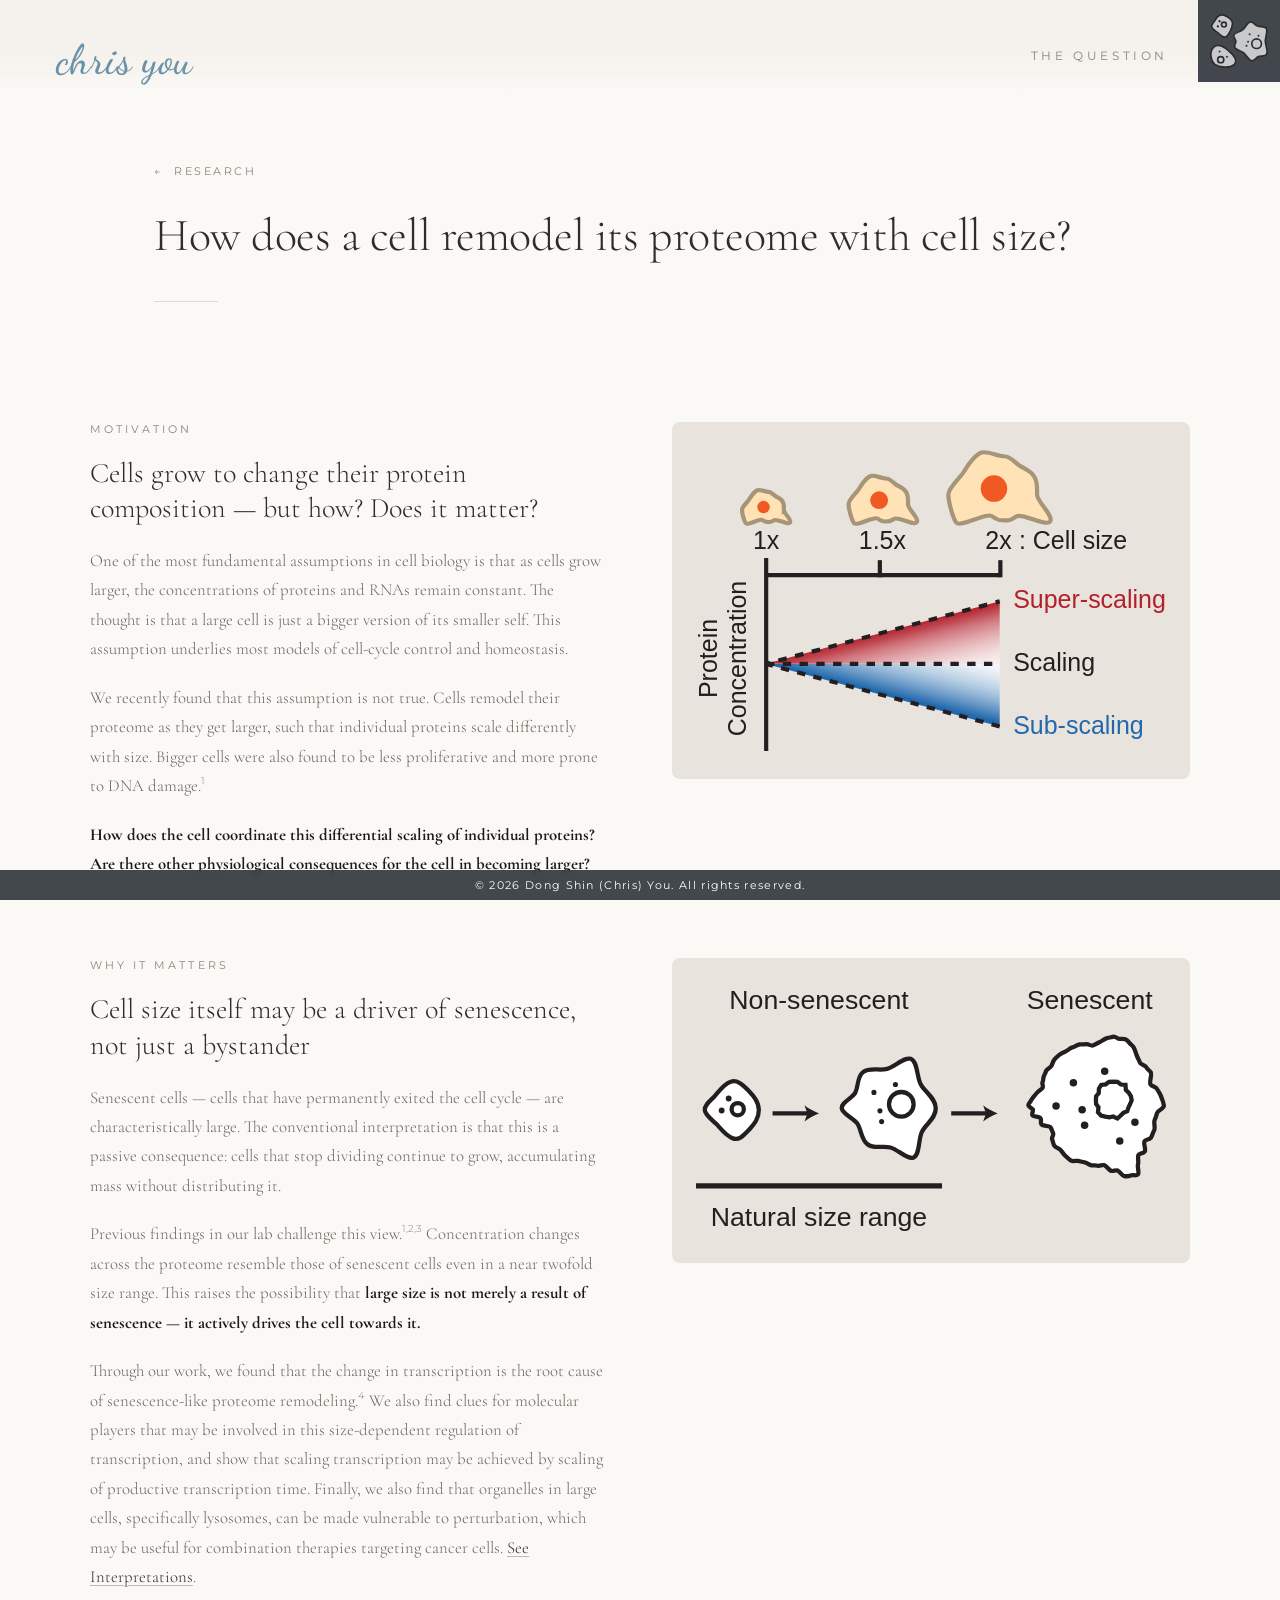
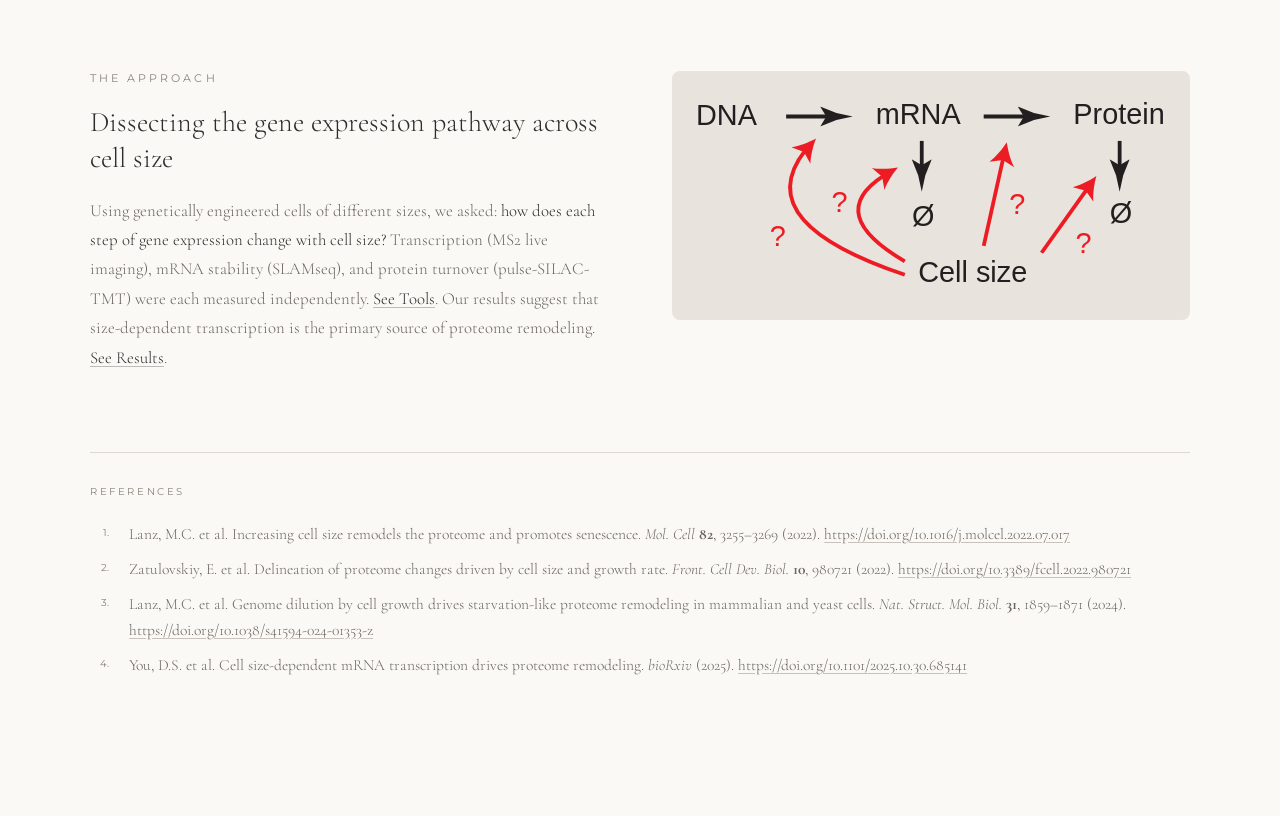
<file: question.html>
<!DOCTYPE html>
<html lang="en">

<head>
  <meta charset="UTF-8" />
  <meta name="viewport" content="width=device-width, initial-scale=1.0" />
  <title>The Question — Chris You</title>
  <meta name="description" content="The research question behind Chris You's PhD — how does cell size control gene expression and biosynthesis?" />
  <meta property="og:title" content="The Question – Chris You" />
  <meta property="og:description" content="How does cell size control gene expression and biosynthesis?" />
  <meta property="og:image" content="resources/shared/portrait_about_2.jpg" />
  <meta property="og:type" content="website" />
  <link rel="icon" type="image/svg+xml" href="resources/shared/favicon.svg" />
  <link rel="preconnect" href="https://fonts.googleapis.com" />
  <link rel="preconnect" href="https://fonts.gstatic.com" crossorigin />
  <link
    href="https://fonts.googleapis.com/css2?family=Cormorant+Garamond:ital,wght@0,300;0,400;1,300;1,400&family=Dancing+Script:wght@500&family=Montserrat:wght@300;400&family=Noto+Sans+KR:wght@300;400&display=swap"
    rel="stylesheet" />
  <link rel="stylesheet" href="shared.css" />
  <style>
    *,
    *::before,
    *::after {
      box-sizing: border-box;
      margin: 0;
      padding: 0;
      -webkit-font-smoothing: antialiased;
    }

    html,
    body {
      min-height: 100%;
      background: #faf9f5;
      color: #2d2d2d;
    }

    body {
      font-family: "Cormorant Garamond", Georgia, serif;
    }

    /* ── Header ── */
    .q-header {
      position: fixed;
      top: 0;
      left: 0;
      right: 0;
      z-index: 10;
      display: flex;
      align-items: center;
      justify-content: flex-end;
      padding: 3rem 7rem 1.75rem 4rem;
      background: linear-gradient(to bottom, rgba(245, 241, 236, 0.97) 60%, rgba(245, 241, 236, 0));
      pointer-events: none;
    }

    .q-label {
      font-family: "Montserrat", sans-serif;
      font-size: 0.75rem;
      font-weight: 400;
      letter-spacing: 0.3em;
      text-transform: uppercase;
      color: #8a847c;
    }

    /* ── Fixed logo ── */
    a.logo {
      position: fixed;
      top: 2.5rem;
      left: 3.5rem;
      z-index: 150;
      display: inline-block;
      line-height: 1;
      text-decoration: none;
      font-family: "Dancing Script", cursive;
      font-size: 2.6rem;
      font-weight: 500;
      color: #6b93a8;
      letter-spacing: 0.01em;
    }

    /* ── Fixed cell icon badge ── */
    .cell-nav-wrap {
      position: fixed;
      top: 0;
      right: 0;
      width: 82px;
      height: 82px;
      z-index: 150;
      cursor: pointer;
      background: rgba(41, 47, 54, 0.88);
      display: flex;
      align-items: center;
      justify-content: center;
      padding: 12px;
      transition: background 0.2s;
    }

    .cell-nav-wrap:hover {
      background: rgba(41, 47, 54, 1);
    }

    .cell-nav-svg {
      width: 100%;
      height: auto;
      display: block;
      opacity: 0.7;
    }

    /* ── Hero ── */
    .q-hero {
      padding: 10rem 6rem 5rem 4rem;
      max-width: 1100px;
      margin: 0 auto;
    }

    .q-body {
      max-width: 1100px;
      margin: 0 auto;
      padding-bottom: 8rem;
    }

    .q-eyebrow {
      font-family: "Montserrat", sans-serif;
      font-size: 0.72rem;
      font-weight: 400;
      letter-spacing: 0.28em;
      text-transform: uppercase;
      color: #8a847c;
      margin-bottom: 1.5rem;
    }

    .q-title {
      font-family: "Cormorant Garamond", Georgia, serif;
      font-size: clamp(2.2rem, 3.6vw, 3.8rem);
      font-weight: 300;
      line-height: 1.1;
      color: #2d2d2d;
      letter-spacing: -0.01em;
      margin-bottom: 2.5rem;
    }

    .q-rule {
      width: 4rem;
      height: 1px;
      background: rgba(45, 45, 45, 0.15);
      margin-bottom: 2.5rem;
    }

    /* ── Body ── */
    /* ── Sections — two-column grid ── */
    .q-section {
      display: grid;
      grid-template-columns: 1fr 1fr;
      gap: 4rem;
      align-items: start;
      margin-bottom: 5rem;
    }

    .q-section-label {
      font-family: "Montserrat", sans-serif;
      font-size: 0.68rem;
      font-weight: 400;
      letter-spacing: 0.28em;
      text-transform: uppercase;
      color: #8a847c;
      margin-bottom: 1.25rem;
    }

    .q-h2 {
      font-family: "Cormorant Garamond", Georgia, serif;
      font-size: clamp(1.4rem, 2.2vw, 2rem);
      font-weight: 300;
      color: #2d2d2d;
      line-height: 1.25;
      margin-bottom: 1.25rem;
    }

    .q-p {
      font-family: "Cormorant Garamond", Georgia, serif;
      font-size: clamp(1.05rem, 1.3vw, 1.2rem);
      font-weight: 300;
      line-height: 1.75;
      color: #6a6560;
      margin-bottom: 1.2rem;
    }

    .q-p:last-child {
      margin-bottom: 0;
    }

    .q-highlight {
      color: #2d2d2d;
    }

    .q-highlight a {
      color: inherit;
      text-decoration: underline;
      text-underline-offset: 3px;
      text-decoration-color: rgba(45, 45, 45, 0.3);
      transition: color 0.2s;
    }

    .q-highlight a:hover {
      color: #000000;
    }

    .q-standout {
      color: #1a1a1a;
      font-weight: 700;
    }

    /* ── Back link ── */
    .q-back {
      display: inline-flex;
      align-items: center;
      gap: 0.5rem;
      font-family: "Montserrat", sans-serif;
      font-size: 0.7rem;
      font-weight: 400;
      letter-spacing: 0.22em;
      text-transform: uppercase;
      color: #8a847c;
      text-decoration: none;
      transition: color 0.2s;
      margin-bottom: 2rem;
    }

    .q-back:hover {
      color: #2d2d2d;
    }

    /* ── Superscript citations ── */
    sup.q-cite {
      font-family: "Montserrat", sans-serif;
      font-size: 0.58em;
      color: #8a847c;
      vertical-align: super;
      line-height: 0;
      letter-spacing: 0;
    }

    /* ── Figure panels ── */
    .q-section-fig {
      background: #e8e3dc;
      border-radius: 8px;
      padding: 1.75rem 1.5rem;
      position: sticky;
      top: 7rem;
    }

    .q-section-fig svg {
      width: 100%;
      height: auto;
      display: block;
    }

    /* ── References ── */
    .q-references {
      margin-top: 5rem;
      padding-top: 2rem;
      border-top: 1px solid #ddd8d0;
    }

    .q-ref-label {
      font-family: "Montserrat", sans-serif;
      font-size: 0.65rem;
      letter-spacing: 0.25em;
      text-transform: uppercase;
      color: #8a847c;
      margin-bottom: 1.5rem;
    }

    .q-ref-list {
      list-style: none;
      padding: 0;
      margin: 0;
    }

    .q-ref-item {
      display: flex;
      gap: 1.25rem;
      margin-bottom: 0.6rem;
    }

    .q-ref-num {
      font-family: "Montserrat", sans-serif;
      font-size: 0.65rem;
      color: #8a847c;
      min-width: 1.2rem;
      padding-top: 0.22rem;
      flex-shrink: 0;
      text-align: right;
    }

    .q-ref-text {
      font-family: "Cormorant Garamond", Georgia, serif;
      font-size: 0.97rem;
      font-weight: 300;
      color: #6a6560;
      line-height: 1.65;
    }

    .q-ref-link {
      color: #6a6560;
      text-decoration: underline;
      text-underline-offset: 3px;
      text-decoration-color: #c8c2bb;
      transition: color 0.2s;
    }

    .q-ref-link:hover {
      color: #2d2d2d;
    }

    @media (max-width: 768px) {
      .q-header { padding: 1.25rem 5rem 1rem 1.5rem; }
      .q-hero { padding: 5.5rem 1.5rem 2rem; }
      .q-body { padding: 0 1.5rem 4rem; }
      .q-title { font-size: clamp(1.8rem, 6vw, 2.8rem); }
      .q-section { grid-template-columns: 1fr; gap: 2rem; }
      .q-section-fig { position: static; }
    }
  </style>
</head>

<body>

  <a class="logo" href="index.html" title="Home">chris you</a>

  <div class="cell-nav-wrap" id="menuBtn" role="button" aria-label="Open navigation menu" tabindex="0">
      <svg class="cell-nav-svg" id="Layer_1" data-name="Layer 1" xmlns="http://www.w3.org/2000/svg" viewBox="0 0 276.8 257.7">
  <defs>
    <style>
      .cls-1 {
        fill: none;
      }

      .cls-1, .cls-2 {
        stroke: #231f20;
        stroke-miterlimit: 10;
        stroke-width: 8px;
      }

      .cls-3 {
        fill: #231f20;
      }

      .cls-4, .cls-2 {
        fill: #fff;
      }
    </style>
  </defs>
  <g>
    <path class="cls-4" d="M21.12,239.37c-19-18.36-25.62-61.92-1.85-82.42,21.24-18.69,53.99,1.77,71.87,20.93,21.42,16.64,43.69,45.97,24.1,63.49-22.13,19.33-71.59,13.84-94.13-2Z"/>
    <path class="cls-1" d="M21.12,239.37c-19-18.36-25.62-61.92-1.85-82.42,21.24-18.69,53.99,1.77,71.87,20.93,21.42,16.64,43.69,45.97,24.1,63.49-22.13,19.33-71.59,13.84-94.13-2Z"/>
  </g>
  <g>
    <g>
      <path class="cls-4" d="M106.63,40.51c3.02,17.4-6.1,32.4-12.3,44.84-6.15,11.59-12.09,26.14-24.43,25.37-12.31-1.22-23.86-14.13-34.12-22.77-10.3-7.78-23.79-15.14-27.26-24.74-3.5-9.14,5.26-17.98,11.24-26.73,6.03-9.61,11.9-22.88,24.67-29.46C57.22,0,69.14,6.75,79.61,11.69c10.42,5.8,23.98,11.88,27.02,28.82Z"/>
      <path class="cls-1" d="M106.63,40.51c3.02,17.4-6.1,32.4-12.3,44.84-6.15,11.59-12.09,26.14-24.43,25.37-12.31-1.22-23.86-14.13-34.12-22.77-10.3-7.78-23.79-15.14-27.26-24.74-3.5-9.14,5.26-17.98,11.24-26.73,6.03-9.61,11.9-22.88,24.67-29.46C57.22,0,69.14,6.75,79.61,11.69c10.42,5.8,23.98,11.88,27.02,28.82Z"/>
    </g>
    <circle class="cls-2" cx="66.51" cy="50.61" r="11.49"/>
    <circle class="cls-3" cx="45.66" cy="34.7" r="5.48"/>
    <circle class="cls-3" cx="37.62" cy="59.49" r="5.48"/>
  </g>
  <g>
    <path class="cls-4" d="M270.83,190.51c-6.89,15.4-28.95,7.23-40.28,12.65-11.66,4.91-20.09,24.8-33.71,19.75-13.2-4.91-23.04-27.42-35.66-37.46-12.66-9.29-34.27-12.61-41.52-22.69-7.52-9.71,4.43-21.71,3.71-32.2-.7-10.17-14.93-22.08-8.32-32.16,6.65-10.82,29.31-14.05,40.81-22.74,11.91-9.66,20.49-32.37,34.64-37.5,13.72-4.98,23.71,14.52,36.6,19.57,12.85,5.79,35.03-1.93,42.05,12.42,7.21,15.49-5.47,41.58-5.18,60.2.29,18.05,13.78,44.02,6.85,60.16Z"/>
    <path class="cls-1" d="M270.83,190.51c-6.89,15.4-28.95,7.23-40.28,12.65-11.66,4.91-20.09,24.8-33.71,19.75-13.2-4.91-23.04-27.42-35.66-37.46-12.66-9.29-34.27-12.61-41.52-22.69-7.52-9.71,4.43-21.71,3.71-32.2-.7-10.17-14.93-22.08-8.32-32.16,6.65-10.82,29.31-14.05,40.81-22.74,11.91-9.66,20.49-32.37,34.64-37.5,13.72-4.98,23.71,14.52,36.6,19.57,12.85,5.79,35.03-1.93,42.05,12.42,7.21,15.49-5.47,41.58-5.18,60.2.29,18.05,13.78,44.02,6.85,60.16Z"/>
  </g>
  <circle class="cls-2" cx="222.42" cy="141.79" r="23.07"/>
  <circle class="cls-3" cx="174.28" cy="151.44" r="4.81"/>
  <circle class="cls-3" cx="189.08" cy="96.85" r="4.81"/>
  <circle class="cls-3" cx="181.57" cy="132.46" r="4.81"/>
  <circle class="cls-3" cx="231.39" cy="104.05" r="4.81"/>
  <circle class="cls-2" cx="51.14" cy="218.21" r="14.6"/>
  <circle class="cls-3" cx="45.66" cy="179.31" r="4.81"/>
  <circle class="cls-3" cx="80.98" cy="203.61" r="4.81"/>
</svg>
    </div>

  <header class="q-header">
    <span class="q-label">the question</span>
  </header>

  <div class="q-hero">
    <a class="q-back" href="research.html">&#x2190;&nbsp; Research</a>
    <h1 class="q-title">How does a cell remodel its proteome with cell size?</h1>
    <div class="q-rule"></div>
  </div>

  <div class="q-body">

    <!-- ── Motivation ── -->
    <div class="q-section">
      <div class="q-section-text">
        <p class="q-section-label">Motivation</p>
        <h2 class="q-h2">Cells grow to change their protein composition — but how? Does it matter?</h2>
        <p class="q-p">
          One of the most fundamental assumptions in cell biology is that as cells grow larger, the concentrations of
          proteins and RNAs remain constant. The thought is that a large cell is just a bigger version of its smaller
          self. This assumption underlies most models of cell-cycle control and homeostasis.
        </p>
        <p class="q-p">
          We recently found that this assumption is not true.
          Cells remodel their proteome as they get larger, such that individual proteins scale differently with size.
          Bigger cells were also found to be less proliferative and more prone to DNA damage.<sup class="q-cite">1</sup>
        </p>
        <p class="q-p">
          <span class="q-standout">How does the cell coordinate this differential scaling of individual proteins? Are
            there other physiological consequences for the cell in becoming larger?</span>
        </p>
      </div>
      <figure class="q-section-fig">
        <!-- cells_differential_scaling -->
        <svg id="ds-layer" xmlns="http://www.w3.org/2000/svg" xmlns:xlink="http://www.w3.org/1999/xlink"
          viewBox="0 0 560.67 359.14">
          <defs>
            <style>
              .ds-1 {
                fill: url(#ds-lg2);
              }

              .ds-2 {
                fill: #231f20;
              }

              .ds-2,
              .ds-3,
              .ds-4 {
                font-family: ArialMT, Arial;
                font-size: 29.81px;
              }

              .ds-5,
              .ds-6,
              .ds-7,
              .ds-8 {
                stroke-miterlimit: 10;
                stroke-width: 5px;
              }

              .ds-5,
              .ds-7,
              .ds-8 {
                fill: none;
                stroke: #231f20;
              }

              .ds-3 {
                fill: #2168ac;
              }

              .ds-6 {
                fill: #ffe2b5;
                stroke: #a69579;
              }

              .ds-7 {
                stroke-dasharray: 10.32 10.32;
              }

              .ds-4 {
                fill: #b3202c;
              }

              .ds-9 {
                fill: #f15922;
              }

              .ds-8 {
                stroke-dasharray: 10;
              }

              .ds-10 {
                fill: url(#ds-lg);
              }
            </style>
            <linearGradient id="ds-lg" x1="211.64" y1="335.87" x2="244.19" y2="210.33" gradientUnits="userSpaceOnUse">
              <stop offset=".37" stop-color="#2168ac" />
              <stop offset=".39" stop-color="#3072b1" />
              <stop offset=".48" stop-color="#6697c6" />
              <stop offset=".57" stop-color="#95b7d7" />
              <stop offset=".66" stop-color="#bbd1e5" />
              <stop offset=".75" stop-color="#d9e5f0" />
              <stop offset=".83" stop-color="#eef3f8" />
              <stop offset=".92" stop-color="#fafcfd" />
              <stop offset="1" stop-color="#fff" />
            </linearGradient>
            <linearGradient id="ds-lg2" x1="246.57" y1="309.18" x2="201.85" y2="136.56" gradientUnits="userSpaceOnUse">
              <stop offset="0" stop-color="#fff" />
              <stop offset=".08" stop-color="#fdfbfb" />
              <stop offset=".15" stop-color="#f9eff0" />
              <stop offset=".22" stop-color="#f3dcde" />
              <stop offset=".29" stop-color="#e9c1c4" />
              <stop offset=".36" stop-color="#de9ea3" />
              <stop offset=".43" stop-color="#cf737b" />
              <stop offset=".49" stop-color="#be424c" />
              <stop offset=".54" stop-color="#b3202c" />
            </linearGradient>
          </defs>
          <line class="ds-5" x1="83.7" y1="128.91" x2="83.7" y2="359.14" />
          <line class="ds-5" x1="83.3" y1="149.34" x2="363.33" y2="149.34" />
          <line class="ds-5" x1="219.31" y1="151.84" x2="219.31" y2="131.41" />
          <line class="ds-5" x1="363.08" y1="151.84" x2="363.08" y2="131.41" />
          <text class="ds-2" transform="translate(67.96 118.02)">
            <tspan x="0" y="0">1x</tspan>
          </text>
          <text class="ds-2" transform="translate(194.13 118.02)">
            <tspan x="0" y="0">1.5x</tspan>
          </text>
          <text class="ds-2" transform="translate(345.17 118.02)">
            <tspan x="0" y="0">2x</tspan>
          </text>
          <text class="ds-2" transform="translate(385.2 118.02)">
            <tspan x="0" y="0">: Cell size</tspan>
          </text>
          <g>
            <text class="ds-2" transform="translate(25.59 295.92) rotate(-90)">
              <tspan x="0" y="0">Protein</tspan>
            </text>
            <text class="ds-2" transform="translate(59.94 341.5) rotate(-90)">
              <tspan x="0" y="0">Concentration</tspan>
            </text>
          </g>
          <text class="ds-4" transform="translate(378.38 188.54)">
            <tspan x="0" y="0">Super-scaling</tspan>
          </text>
          <text class="ds-2" transform="translate(378.38 263.07)">
            <tspan x="0" y="0">Scaling</tspan>
          </text>
          <text class="ds-3" transform="translate(378.38 339.4)">
            <tspan x="0" y="0">Sub-scaling</tspan>
          </text>
          <path class="ds-6"
            d="M104.84,71.48c0,4.08,9.34,11.77,7.43,15.07-1.97,3.4-15.61-4.76-19.01-2.8-3.29,1.91-3,2.32-7.07,2.32s-3.67-.6-6.97-2.5c-3.4-1.97-18.13,6.95-20.1,3.55-1.91-3.29-4.25-11.56-4.25-15.63s6.93-9.69,8.84-12.98c1.97-3.4,5.58-8.43,8.98-10.39,3.29-1.91,9.42,1.8,13.5,1.8s5.94,3.67,9.23,5.57c3.4,1.97,5.99,2.68,7.96,6.08,1.91,3.29,1.45,5.85,1.45,9.92Z" />
          <circle class="ds-9" cx="80.57" cy="68.12" r="7.47" />
          <path class="ds-6"
            d="M252.88,64.6c0,5.78,13.25,16.7,10.55,21.37-2.79,4.82-22.14-6.76-26.96-3.97-4.67,2.7-4.25,3.29-10.04,3.29s-5.21-.85-9.88-3.55c-4.82-2.79-25.72,9.86-28.51,5.04-2.7-4.67-6.03-16.39-6.03-22.18s9.84-13.74,12.54-18.42c2.79-4.82,7.92-11.95,12.74-14.74,4.67-2.7,13.37,2.55,19.15,2.55s8.43,5.2,13.1,7.91c4.82,2.79,8.5,3.8,11.29,8.62,2.7,4.67,2.06,8.29,2.06,14.08Z" />
          <circle class="ds-9" cx="218.46" cy="59.84" r="10.6" />
          <path class="ds-6"
            d="M406.83,53.14c0,8.63,19.77,24.93,15.74,31.9-4.16,7.19-33.05-10.08-40.24-5.92-6.97,4.03-6.34,4.91-14.98,4.91s-7.78-1.26-14.75-5.3-38.39,14.71-42.55,7.52c-4.03-6.97-9-24.47-9-33.1s14.68-20.51,18.71-27.48c4.16-7.19,11.82-17.84,19.01-22,6.97-4.03,19.95,3.81,28.58,3.81s12.58,7.77,19.55,11.8c7.19,4.16,12.69,5.68,16.85,12.87,4.03,6.97,3.08,12.38,3.08,21.01Z" />
          <circle class="ds-9" cx="355.46" cy="46.03" r="15.82" />
          <g>
            <polyline class="ds-10" points="83.5 255.2 362.28 255.2 362.28 329.74 83.5 255.2" />
            <polyline class="ds-1" points="83.5 255.04 362.28 255.04 362.28 180.5 83.5 255.04" />
          </g>
          <g>
            <line class="ds-5" x1="83.5" y1="255.2" x2="88.33" y2="253.91" />
            <line class="ds-7" x1="98.3" y1="251.24" x2="352.47" y2="183.13" />
            <line class="ds-5" x1="357.45" y1="181.79" x2="362.28" y2="180.5" />
          </g>
          <line class="ds-8" x1="83.5" y1="255.2" x2="362.28" y2="255.2" />
          <line class="ds-8" x1="362.28" y1="329.74" x2="83.5" y2="255.2" />
        </svg>
      </figure>
    </div>

    <!-- ── Why it matters ── -->
    <div class="q-section">
      <div class="q-section-text">
        <p class="q-section-label">Why it matters</p>
        <h2 class="q-h2">Cell size itself may be a driver of senescence, not just a bystander</h2>
        <p class="q-p">
          Senescent cells — cells that have permanently exited the cell cycle — are characteristically
          large. The conventional interpretation is that this is a passive consequence: cells that stop
          dividing continue to grow, accumulating mass without distributing it.
        </p>
        <p class="q-p">
          Previous findings in our lab challenge this view.<sup class="q-cite">1,2,3</sup> Concentration changes across
          the proteome resemble those of senescent cells even in a near twofold size range. This raises the possibility
          that <span class="q-standout">large size is not merely a result of senescence — it actively drives the cell
            towards it.</span>
        </p>
        <p class="q-p">
          Through our work, we found that the change in transcription is the root cause of senescence-like
          proteome remodeling.<sup class="q-cite">4</sup> We also find clues for molecular players that may be involved
          in
          this size-dependent regulation of transcription, and show that scaling transcription may be achieved by
          scaling of productive transcription time. Finally, we also find that organelles in large cells,
          specifically lysosomes, can be made vulnerable to perturbation, which may be useful for combination
          therapies targeting cancer cells.
          <span class="q-highlight"><a href="interpretations.html">See Interpretations</a></span>.
        </p>
      </div>
      <figure class="q-section-fig">
        <!-- cell_growth_senescence -->
        <svg id="cgs-layer" xmlns="http://www.w3.org/2000/svg" viewBox="0 0 881.02 466.62">
          <defs>
            <style>
              .cgs-1,
              .cgs-2 {
                fill: none;
              }

              .cgs-1,
              .cgs-2,
              .cgs-3 {
                stroke: #231f20;
                stroke-miterlimit: 10;
              }

              .cgs-1,
              .cgs-3 {
                stroke-width: 8px;
              }

              .cgs-4,
              .cgs-5 {
                fill: #231f20;
              }

              .cgs-5 {
                font-family: ArialMT, Arial;
                font-size: 50px;
              }

              .cgs-2 {
                stroke-width: 10px;
              }

              .cgs-6,
              .cgs-3 {
                fill: #fff;
              }
            </style>
          </defs>
          <g>
            <g>
              <g>
                <path class="cgs-6"
                  d="M117.71,232.53c.25,17.82-11.07,28.69-19.26,38.05-8.14,8.43-16.72,19.26-29.43,15.02s-22.18-17.71-30.97-27.08c-8.85-8.43-20.87-16.65-21.62-26s10.42-17.56,18.56-26c8.19-9.37,16.93-22.84,30.14-27.08s22.84,6.59,31.68,15.02c8.79,9.37,20.66,20.23,20.91,38.05Z" />
                <path class="cgs-1"
                  d="M117.71,232.53c.25,17.82-11.07,28.69-19.26,38.05-8.14,8.43-16.72,19.26-29.43,15.02s-22.18-17.71-30.97-27.08c-8.85-8.43-20.87-16.65-21.62-26s10.42-17.56,18.56-26c8.19-9.37,16.93-22.84,30.14-27.08s22.84,6.59,31.68,15.02c8.79,9.37,20.66,20.23,20.91,38.05Z" />
              </g>
              <circle class="cgs-3" cx="78.22" cy="230.89" r="11.49" />
              <circle class="cgs-4" cx="61.25" cy="210.88" r="5.48" />
              <circle class="cgs-4" cx="48.09" cy="233.38" r="5.48" />
            </g>
            <g>
              <g>
                <path class="cgs-6"
                  d="M449.46,229.08c.31,19.84-19.86,30.52-26.23,44.78-6.53,14.1-3.75,42.37-15.34,47.7-11.2,4.58-29.33-15.04-43.51-18.8-14.18-3.76-31.21,3.39-42.99-6.16-12.19-9.25-11.33-27.52-18.9-38.62-7.38-10.17-28.34-18.49-29.28-28.9-.94-10.41,19.08-18.73,25.18-28.9,6.34-11.1,2.89-29.37,14.74-38.62,11.52-9.55,30.48-2.4,45.16-6.16,14.68-3.76,32.53-23.38,44.64-18.8,12.45,5.33,10.93,33.6,18.3,47.7,7.11,14.26,27.91,24.93,28.23,44.77Z" />
                <path class="cgs-1"
                  d="M449.46,229.08c.31,19.84-19.86,30.52-26.23,44.78-6.53,14.1-3.75,42.37-15.34,47.7-11.2,4.58-29.33-15.04-43.51-18.8-14.18-3.76-31.21,3.39-42.99-6.16-12.19-9.25-11.33-27.52-18.9-38.62-7.38-10.17-28.34-18.49-29.28-28.9-.94-10.41,19.08-18.73,25.18-28.9,6.34-11.1,2.89-29.37,14.74-38.62,11.52-9.55,30.48-2.4,45.16-6.16,14.68-3.76,32.53-23.38,44.64-18.8,12.45,5.33,10.93,33.6,18.3,47.7,7.11,14.26,27.91,24.93,28.23,44.77Z" />
              </g>
              <circle class="cgs-3" cx="384.86" cy="221.77" r="23.07" />
              <circle class="cgs-4" cx="347.95" cy="254.14" r="4.81" />
              <circle class="cgs-4" cx="333.55" cy="199.44" r="4.81" />
              <circle class="cgs-4" cx="344.81" cy="234.05" r="4.81" />
              <circle class="cgs-4" cx="373.83" cy="184.58" r="4.81" />
            </g>
            <g>
              <line class="cgs-1" x1="143.54" y1="238.86" x2="211.42" y2="238.86" />
              <path class="cgs-4"
                d="M230.73,238.86c-9.09,3.37-20.36,9.12-27.35,15.22l5.5-15.22-5.5-15.22c6.99,6.09,18.26,11.85,27.35,15.22Z" />
            </g>
          </g>
          <g>
            <line class="cgs-1" x1="478.39" y1="238.86" x2="546.26" y2="238.86" />
            <path class="cgs-4"
              d="M565.57,238.86c-9.09,3.37-20.36,9.12-27.35,15.22l5.5-15.22-5.5-15.22c6.99,6.09,18.26,11.85,27.35,15.22Z" />
          </g>
          <g>
            <g>
              <path class="cgs-6"
                d="M877.02,224.51c.09,5.95-11.15,8-12.64,13.21-1.46,5.06-2.25,8.73-4.65,13.31-2.3,4.36,1.78,15.56-.88,19.62-2.66,4.03-3.65,9.86-6.16,13.77-2.66,4.1-10.19,2.66-12.09,6.85-1.92,4.19,2.46,13.16,1,18.08-1.4,4.66-11.3,3.73-12.61,8.41-1.32,4.69,1.18,11.89-.4,16.18-1.66,4.49,2.41,15.6.09,19-2.42,3.5-10.45.7-14.02,2.26-3.55,1.51-7.89,1.73-12.05,1.07-3.93-.64-7.97-8.59-12.26-10.3-4.03-1.6-8.54,2.32-12.72.29-4.1-1.98-7.78-8.54-11.87-10.3-4.21-1.8-8.66,2.14-12.68.98s-7.6-.04-11.76-.66c-4.04-.61-8.85-5.17-12.89-5.65-4.11-.5-8.31-2.04-12.3-2.83-4.25-.84-8.31,1.51-12.29-.12-4.2-1.71-7.65-6.42-11.38-9.36-3.76-2.91-5.44-6.45-8.15-10.07-2.6-3.42-10.94-5.67-12.95-9.41-1.9-3.52-2.12-7.61-3.79-11.23-1.66-3.56,3.61-8.09,1.89-11.57-1.81-3.61-2.74-8.09-4.96-11.26-2.2-3.11-13.98-2.2-16.93-5.21-2.78-2.79.88-9.36-2.05-12.13-2.93-2.72-11.99-2.14-14.58-4.83-2.7-2.76,2.15-8.23.36-11.12-1.83-2.93-7.96-4.86-8.24-7.99s3.52-5.58,4.86-8.47c1.31-2.86,3.27-5.24,5.55-8.01,2.19-2.7,4.25-5.43,6.82-8.12,2.57-2.74,6.64-4.8,9.08-7.59,2.58-3.01-1.45-8.64.38-11.69,1.85-3.1.69-6.42,2.07-9.93,1.32-3.38,3.17-6.69,4.42-10.22,1.25-3.59,8.79-6.59,10.32-10.14,1.62-3.77,2.64-7.56,4.96-10.96,2.43-3.59,5.8-6.46,9.46-9.35,3.64-2.91,7.48-4.61,11.79-6.25,4.08-1.56,8.39-6.71,12.85-7.57,4.19-.8,9.21-5.27,13.55-5.81,4.26-.52,8.22.35,12.46-.25,4.37-.61,8.05,3.44,12.22,2.32s8.01-4.07,12.32-5.9c4.19-1.79,8.06-5.15,12.26-7.13,4.28-2.03,9.12-1.73,13.27-3.36,4.42-1.75,8.59,4.71,12.7,4.17,4.35-.57,6.7-.83,10.52.74,3.84,1.62,5.2,3.73,7.92,7.21,2.61,3.38,6.35,4.72,8.3,9.2,1.85,4.29,3.33,8.75,4.93,13.47,1.59,4.71,4.31,8.82,5.96,13.44,1.73,4.88,9.67,4.48,11.81,8.71,2.13,4.24,5.78,5.69,8.66,9.81,2.71,3.93-3.36,18.62-.51,22.66,2.84,4.08,9.49,3.71,11.97,8.11,2.58,4.63,6.09,8.94,7.73,14.08,1.67,5.29,5.25,11.85,5.35,17.8Z" />
              <path class="cgs-1"
                d="M877.02,224.51c.09,5.95-11.15,8-12.64,13.21-1.46,5.06-2.25,8.73-4.65,13.31-2.3,4.36,1.78,15.56-.88,19.62-2.66,4.03-3.65,9.86-6.16,13.77-2.66,4.1-10.19,2.66-12.09,6.85-1.92,4.19,2.46,13.16,1,18.08-1.4,4.66-11.3,3.73-12.61,8.41-1.32,4.69,1.18,11.89-.4,16.18-1.66,4.49,2.41,15.6.09,19-2.42,3.5-10.45.7-14.02,2.26-3.55,1.51-7.89,1.73-12.05,1.07-3.93-.64-7.97-8.59-12.26-10.3-4.03-1.6-8.54,2.32-12.72.29-4.1-1.98-7.78-8.54-11.87-10.3-4.21-1.8-8.66,2.14-12.68.98s-7.6-.04-11.76-.66c-4.04-.61-8.85-5.17-12.89-5.65-4.11-.5-8.31-2.04-12.3-2.83-4.25-.84-8.31,1.51-12.29-.12-4.2-1.71-7.65-6.42-11.38-9.36-3.76-2.91-5.44-6.45-8.15-10.07-2.6-3.42-10.94-5.67-12.95-9.41-1.9-3.52-2.12-7.61-3.79-11.23-1.66-3.56,3.61-8.09,1.89-11.57-1.81-3.61-2.74-8.09-4.96-11.26-2.2-3.11-13.98-2.2-16.93-5.21-2.78-2.79.88-9.36-2.05-12.13-2.93-2.72-11.99-2.14-14.58-4.83-2.7-2.76,2.15-8.23.36-11.12-1.83-2.93-7.96-4.86-8.24-7.99s3.52-5.58,4.86-8.47c1.31-2.86,3.27-5.24,5.55-8.01,2.19-2.7,4.25-5.43,6.82-8.12,2.57-2.74,6.64-4.8,9.08-7.59,2.58-3.01-1.45-8.64.38-11.69,1.85-3.1.69-6.42,2.07-9.93,1.32-3.38,3.17-6.69,4.42-10.22,1.25-3.59,8.79-6.59,10.32-10.14,1.62-3.77,2.64-7.56,4.96-10.96,2.43-3.59,5.8-6.46,9.46-9.35,3.64-2.91,7.48-4.61,11.79-6.25,4.08-1.56,8.39-6.71,12.85-7.57,4.19-.8,9.21-5.27,13.55-5.81,4.26-.52,8.22.35,12.46-.25,4.37-.61,8.05,3.44,12.22,2.32s8.01-4.07,12.32-5.9c4.19-1.79,8.06-5.15,12.26-7.13,4.28-2.03,9.12-1.73,13.27-3.36,4.42-1.75,8.59,4.71,12.7,4.17,4.35-.57,6.7-.83,10.52.74,3.84,1.62,5.2,3.73,7.92,7.21,2.61,3.38,6.35,4.72,8.3,9.2,1.85,4.29,3.33,8.75,4.93,13.47,1.59,4.71,4.31,8.82,5.96,13.44,1.73,4.88,9.67,4.48,11.81,8.71,2.13,4.24,5.78,5.69,8.66,9.81,2.71,3.93-3.36,18.62-.51,22.66,2.84,4.08,9.49,3.71,11.97,8.11,2.58,4.63,6.09,8.94,7.73,14.08,1.67,5.29,5.25,11.85,5.35,17.8Z" />
            </g>
            <g>
              <polygon class="cgs-6"
                points="816.66 213.97 813.89 221.2 810.63 227.66 808.39 234.86 801.26 237.89 796.09 242.84 790.06 248.48 782.19 244.68 774.82 246.26 767.3 244.88 759.17 242.83 753.51 236.84 754.43 227.33 750.02 221.31 749.62 213.97 750.03 206.63 754.92 200.84 755.29 192.52 759.55 185.58 767.93 184.36 774.37 179.73 782.19 179.17 790 179.74 796.3 184.66 805.05 185.3 805.87 195.08 811.1 200.04 815.16 206.44 816.66 213.97" />
              <polygon class="cgs-1"
                points="816.66 213.97 813.89 221.2 810.63 227.66 808.39 234.86 801.26 237.89 796.09 242.84 790.06 248.48 782.19 244.68 774.82 246.26 767.3 244.88 759.17 242.83 753.51 236.84 754.43 227.33 750.02 221.31 749.62 213.97 750.03 206.63 754.92 200.84 755.29 192.52 759.55 185.58 767.93 184.36 774.37 179.73 782.19 179.17 790 179.74 796.3 184.66 805.05 185.3 805.87 195.08 811.1 200.04 815.16 206.44 816.66 213.97" />
            </g>
            <circle class="cgs-4" cx="728.43" cy="261.12" r="7.01" />
            <circle class="cgs-4" cx="707.47" cy="181.44" r="7.01" />
            <circle class="cgs-4" cx="723.86" cy="231.86" r="7.01" />
            <circle class="cgs-4" cx="766.12" cy="159.81" r="7.01" />
            <circle class="cgs-4" cx="674.97" cy="224.85" r="7.01" />
            <circle class="cgs-4" cx="794.31" cy="290.37" r="7.01" />
            <circle class="cgs-4" cx="822.79" cy="255.33" r="7.01" />
          </g>
          <text class="cgs-5" transform="translate(62.44 42.91)">
            <tspan x="0" y="0">Non-senescent</tspan>
          </text>
          <text class="cgs-5" transform="translate(619.92 42.91)">
            <tspan x="0" y="0">Senescent</tspan>
          </text>
          <line class="cgs-2" y1="374.65" x2="461.19" y2="374.65" />
          <text class="cgs-5" transform="translate(27.71 450.39)">
            <tspan x="0" y="0">Natural size range</tspan>
          </text>
        </svg>
      </figure>
    </div>

    <!-- ── The approach ── -->
    <div class="q-section">
      <div class="q-section-text">
        <p class="q-section-label">The approach</p>
        <h2 class="q-h2">Dissecting the gene expression pathway across cell size</h2>
        <p class="q-p">
          Using genetically engineered cells of different sizes, we asked:
          <span class="q-highlight">how does each step of gene expression change with cell size?</span>
          Transcription (MS2 live imaging), mRNA stability (SLAMseq),
          and protein turnover (pulse-SILAC-TMT) were each measured
          independently. <span class="q-highlight"><a href="tools.html">See Tools</a></span>.
          Our results suggest that size-dependent transcription is the primary
          source of proteome remodeling.
          <span class="q-highlight"><a href="results.html">See Results</a></span>.
        </p>
      </div>
      <figure class="q-section-fig">
        <!-- gene_expression -->
        <svg id="ge-layer" xmlns="http://www.w3.org/2000/svg" viewBox="0 0 618.17 253.61">
          <defs>
            <style>
              .ge-1,
              .ge-2 {
                fill: #231f20;
              }

              .ge-3 {
                stroke: #231f20;
              }

              .ge-3,
              .ge-4 {
                fill: none;
                stroke-miterlimit: 10;
                stroke-width: 5px;
              }

              .ge-5,
              .ge-6 {
                fill: #ed1c24;
              }

              .ge-2,
              .ge-6 {
                font-family: ArialMT, Arial;
                font-size: 37.95px;
              }

              .ge-4 {
                stroke: #ed1c24;
              }

              .ge-7 {
                letter-spacing: -.06em;
              }
            </style>
          </defs>
          <text class="ge-2" transform="translate(0 34.01)">
            <tspan x="0" y="0">DN</tspan>
            <tspan class="ge-7" x="54.81" y="0">A</tspan>
            <tspan x="78.03" y="0"> </tspan>
          </text>
          <text class="ge-2" transform="translate(236.4 33.3)">
            <tspan x="0" y="0">mRN</tspan>
            <tspan class="ge-7" x="86.43" y="0">A</tspan>
          </text>
          <text class="ge-2" transform="translate(496.25 32.57)">
            <tspan x="0" y="0">Protein</tspan>
          </text>
          <g>
            <line class="ge-3" x1="118.54" y1="23" x2="177.63" y2="23" />
            <path class="ge-1"
              d="M171.35,23l-7.67-12.61.43-.29,20.56,8.17c7.16,1.58,14.33,3.15,21.49,4.73-7.16,1.58-14.33,3.15-21.49,4.73l-20.56,8.17-.43-.22,7.67-12.68Z" />
          </g>
          <g>
            <line class="ge-3" x1="378.39" y1="23" x2="437.48" y2="23" />
            <path class="ge-1"
              d="M431.2,23l-7.67-12.61.43-.29,20.56,8.17c7.16,1.58,14.33,3.15,21.49,4.73-7.16,1.58-14.33,3.15-21.49,4.73l-20.56,8.17-.43-.22,7.67-12.68Z" />
          </g>
          <g>
            <line class="ge-3" x1="296.92" y1="55.14" x2="296.92" y2="93.37" />
            <path class="ge-1"
              d="M296.92,87.09l12.61-7.67.29.43-8.17,20.56c-1.58,7.16-3.15,14.33-4.73,21.49-1.58-7.16-3.15-14.33-4.73-21.49l-8.17-20.56.22-.43,12.68,7.67Z" />
          </g>
          <g>
            <line class="ge-3" x1="557.21" y1="55.14" x2="557.21" y2="93.37" />
            <path class="ge-1"
              d="M557.21,87.09l12.61-7.67.29.43-8.17,20.56c-1.58,7.16-3.15,14.33-4.73,21.49-1.58-7.16-3.15-14.33-4.73-21.49l-8.17-20.56.22-.43,12.68,7.67Z" />
          </g>
          <text class="ge-2" transform="translate(284.22 167.35)">
            <tspan x="0" y="0">Ø</tspan>
          </text>
          <text class="ge-2" transform="translate(544.04 163.61)">
            <tspan x="0" y="0">Ø</tspan>
          </text>
          <text class="ge-2" transform="translate(292.28 241.28)">
            <tspan x="0" y="0">Cell size</tspan>
          </text>
          <text class="ge-6" transform="translate(412.16 151.77)">
            <tspan x="0" y="0">?</tspan>
          </text>
          <text class="ge-6" transform="translate(178.15 148.69)">
            <tspan x="0" y="0">?</tspan>
          </text>
          <text class="ge-6" transform="translate(97.03 193.22)">
            <tspan x="0" y="0">?</tspan>
          </text>
          <text class="ge-6" transform="translate(499.17 202.25)">
            <tspan x="0" y="0">?</tspan>
          </text>
          <g>
            <line class="ge-4" x1="454.52" y1="202.25" x2="514.3" y2="118.48" />
            <path class="ge-5"
              d="M526.57,101.28c-2.77,10.23-4.81,23.93-3.83,34.02l-10.05-14.57-17.04-4.77c9.87-2.35,22.15-8.73,30.92-14.68Z" />
          </g>
          <g>
            <line class="ge-4" x1="378.39" y1="193.22" x2="404.16" y2="77.45" />
            <path class="ge-5"
              d="M408.76,56.84c1.44,10.5,4.9,23.91,9.75,32.82l-14.94-9.49-17.55,2.26c8.17-6.01,16.99-16.68,22.75-25.58Z" />
          </g>
          <g>
            <path class="ge-4" d="M274.62,213.66c-69.24-40.46-81.65-78.28-27.45-113" />
            <path class="ge-5"
              d="M265.58,90.26c-6.79,8.14-14.37,19.73-17.69,29.31l-3.05-17.44-13.5-11.45c9.95,1.98,23.77,1.32,34.23-.43Z" />
          </g>
          <g>
            <path class="ge-4" d="M274.62,231.17c-127.33-42.97-184.41-95.64-130.91-163.57" />
            <path class="ge-5"
              d="M157.81,51.87c-3.8,9.9-7.24,23.31-7.29,33.45l-8.51-15.52-16.47-6.48c10.05-1.33,22.93-6.42,32.26-11.44Z" />
          </g>
        </svg>
      </figure>
    </div>

    <!-- ── References ── -->
    <div class="q-references">
      <p class="q-ref-label">References</p>
      <ol class="q-ref-list">
        <li class="q-ref-item">
          <span class="q-ref-num">1.</span>
          <span class="q-ref-text">
            Lanz, M.C. et al. Increasing cell size remodels the proteome and promotes senescence.
            <em>Mol. Cell</em> <strong>82</strong>, 3255–3269 (2022).
            <a class="q-ref-link" href="https://www.cell.com/molecular-cell/fulltext/S1097-2765(22)00713-4"
              target="_blank" rel="noopener">https://doi.org/10.1016/j.molcel.2022.07.017</a>
          </span>
        </li>
        <li class="q-ref-item">
          <span class="q-ref-num">2.</span>
          <span class="q-ref-text">
            Zatulovskiy, E. et al. Delineation of proteome changes driven by cell size and growth rate.
            <em>Front. Cell Dev. Biol.</em> <strong>10</strong>, 980721 (2022).
            <a class="q-ref-link"
              href="https://www.frontiersin.org/journals/cell-and-developmental-biology/articles/10.3389/fcell.2022.980721/full"
              target="_blank" rel="noopener">https://doi.org/10.3389/fcell.2022.980721</a>
          </span>
        </li>
        <li class="q-ref-item">
          <span class="q-ref-num">3.</span>
          <span class="q-ref-text">
            Lanz, M.C. et al. Genome dilution by cell growth drives starvation-like proteome remodeling
            in mammalian and yeast cells.
            <em>Nat. Struct. Mol. Biol.</em> <strong>31</strong>, 1859–1871 (2024).
            <a class="q-ref-link" href="https://www.nature.com/articles/s41594-024-01353-z" target="_blank"
              rel="noopener">https://doi.org/10.1038/s41594-024-01353-z</a>
          </span>
        </li>
        <li class="q-ref-item">
          <span class="q-ref-num">4.</span>
          <span class="q-ref-text">
            You, D.S. et al. Cell size-dependent mRNA transcription drives proteome remodeling.
            <em>bioRxiv</em> (2025).
            <a class="q-ref-link" href="https://www.biorxiv.org/content/10.1101/2025.10.30.685141v1" target="_blank"
              rel="noopener">https://doi.org/10.1101/2025.10.30.685141</a>
          </span>
        </li>
      </ol>
    </div>

  </div>

  <footer class="site-footer">
    <span>&copy; 2026 Dong Shin (Chris) You. All rights reserved.</span>
  </footer>

  <!-- Drawer overlay -->
  <div class="drawer-overlay" id="drawerOverlay"></div>

  <!-- Navigation drawer -->
  <div class="drawer" id="drawer">
    <button class="close-btn" id="closeBtn" aria-label="Close menu">&#x2715;</button>
    <div class="drawer-subtitle"><span id="drawerName">Chris You</span></div>
    <nav>
      <ul>
        <li><a href="index.html#about">about</a></li>
        <li><a href="cv.html">resume</a></li>
        <li>
        <div class="drawer-research-row">
          <a href="research.html" class="drawer-research-link">research</a>
          <button class="drawer-research-toggle" id="researchToggle"><span class="drawer-research-arrow">&#x203A;</span></button>
        </div>
        <div class="drawer-subnav" id="researchSubnav">
          <a href="question.html">question</a>
          <a href="tools.html">tools</a>
          <a href="results.html">results</a>
          <a href="interpretations.html">interpretations</a>
        </div>
      </li>
        <li><a href="https://github.com/cdsyou/You_et_al_2026" target="_blank" rel="noopener">github</a></li>
        <li><a href="publications.html">publications</a></li>
      </ul>
    </nav>
  </div>

  <script>
    document.addEventListener('DOMContentLoaded', function () {
    const drawer = document.getElementById('drawer');
    const overlay = document.getElementById('drawerOverlay');

    document.getElementById('menuBtn').addEventListener('click', function () {
      drawer.classList.add('open');
      overlay.classList.add('open');
    });

    function closeDrawer() {
      drawer.classList.remove('open');
      overlay.classList.remove('open');
    }

    document.getElementById('closeBtn').addEventListener('click', closeDrawer);
    overlay.addEventListener('click', closeDrawer);

    // ── Drawer name cycle (roll) ──
    (function () {
      const names = ['Chris You', 'Dong Shin You', '유동신'];
      const container = document.querySelector('.drawer-subtitle');
      let index = 0;
      let timer = null;
      let rolling = false;

      function roll() {
        if (rolling) return;
        rolling = true;
        index = (index + 1) % names.length;
        const outgoing = container.querySelector('span');
        const incoming = document.createElement('span');
        incoming.textContent = names[index];
        incoming.style.transform = 'translateY(100%)';
        incoming.style.opacity = '0';
        incoming.style.transition = 'none';
        container.appendChild(incoming);
        requestAnimationFrame(function () {
          requestAnimationFrame(function () {
            outgoing.style.transition = 'transform 0.45s cubic-bezier(0.4,0,0.2,1), opacity 0.45s';
            outgoing.style.transform = 'translateY(-100%)';
            outgoing.style.opacity = '0';
            incoming.style.transition = 'transform 0.45s cubic-bezier(0.4,0,0.2,1), opacity 0.45s';
            incoming.style.transform = 'translateY(0)';
            incoming.style.opacity = '1';
            setTimeout(function () { outgoing.remove(); rolling = false; }, 460);
          });
        });
      }

      function stopCycle() {
        clearInterval(timer); timer = null; rolling = false;
        container.querySelectorAll('span').forEach(function (s, i) { if (i > 0) s.remove(); });
      }

      function startCycle() {
        stopCycle();
        container.innerHTML = '<span>' + names[0] + '</span>';
        index = 0;
        timer = setInterval(roll, 2200);
      }

      document.getElementById('menuBtn').addEventListener('click', startCycle);
      document.getElementById('closeBtn').addEventListener('click', stopCycle);
      document.getElementById('drawerOverlay').addEventListener('click', stopCycle);
    })();
    }); // end DOMContentLoaded
  </script>
  <script src="shared.js"></script>
</body>

</html>
</file>
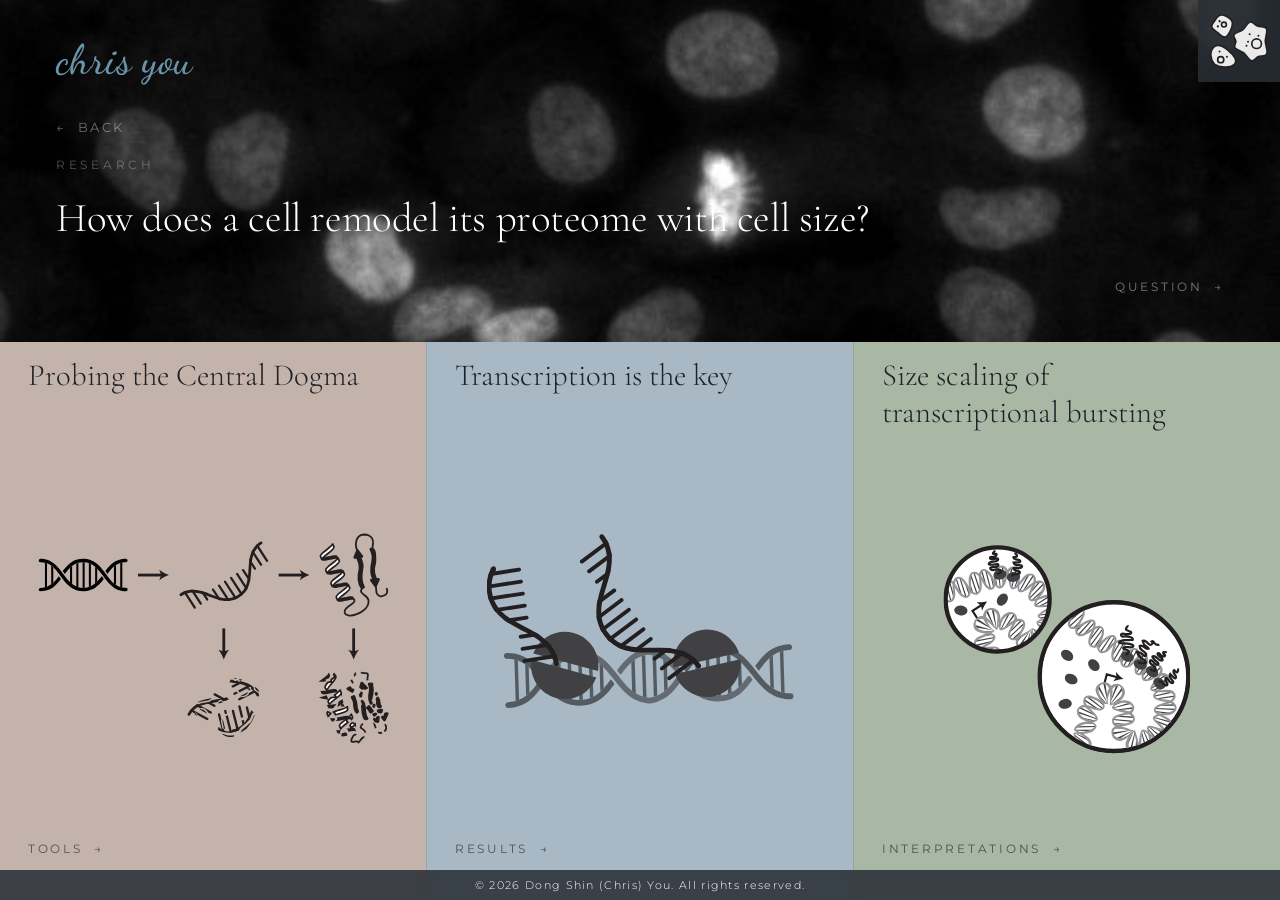
<file: research.html>
<!DOCTYPE html>
<html lang="en">

<head>
  <meta charset="UTF-8" />
  <meta name="viewport" content="width=device-width, initial-scale=1.0" />
  <title>Research – Chris You</title>
  <link rel="icon" type="image/svg+xml" href="resources/shared/favicon.svg" />
  <link rel="preconnect" href="https://fonts.googleapis.com" />
  <link rel="preconnect" href="https://fonts.gstatic.com" crossorigin />
  <link
    href="https://fonts.googleapis.com/css2?family=Cormorant+Garamond:wght@300;400&family=Montserrat:wght@300;400&family=Dancing+Script:wght@500&family=Noto+Sans+KR:wght@300;400&display=swap"
    rel="stylesheet" />
  <link rel="stylesheet" href="shared.css" />
  <style>
    html,
    body {
      height: 100%;
    }

    body {
      overflow: hidden;
    }

    body {
      font-family: "Cormorant Garamond", Georgia, serif;
      font-weight: 300;
      color: #2d2d2d;
      background: #252b34;
    }

    /* ── Research panel (full page) ── */
    .research-panel {
      display: flex;
      flex-direction: column;
      width: 100%;
      height: 100vh;
      overflow: hidden;
    }

    .research-hero {
      position: relative;
      flex: 0 0 38%;
      overflow: hidden;
      display: flex;
      flex-direction: column;
      padding: 7.5rem 3.5rem 3rem;
    }

    .research-hero-overlay {
      position: absolute;
      inset: 0;
      z-index: 1;
    }

    .research-hero-overlay:hover~.research-hero-content .research-hero-title {
      opacity: 0.85;
    }

    .research-hero-bg {
      position: absolute;
      inset: 0;
      width: 100%;
      height: 100%;
      object-fit: cover;
      object-position: center;
      pointer-events: none;
    }

    .research-back {
      display: inline-flex;
      align-items: center;
      gap: 0.4em;
      background: none;
      border: none;
      cursor: pointer;
      font-family: "Montserrat", sans-serif;
      font-size: 0.8rem;
      font-weight: 400;
      letter-spacing: 0.2em;
      text-transform: uppercase;
      color: rgba(255, 255, 255, 0.4);
      padding: 0;
      transition: color 0.2s;
      position: relative;
      z-index: 2;
      text-decoration: none;
    }

    .research-back:hover {
      color: rgba(255, 255, 255, 0.9);
    }

    .research-label {
      display: block;
      font-family: "Montserrat", sans-serif;
      font-size: 0.78rem;
      font-weight: 400;
      letter-spacing: 0.3em;
      text-transform: uppercase;
      color: rgba(255, 255, 255, 0.3);
      position: relative;
      z-index: 2;
      margin-top: 1.4rem;
    }

    .research-hero-content {
      margin-top: 1.5rem;
      position: relative;
      z-index: 2;
    }

    .research-hero-question {
      position: absolute;
      bottom: 3rem;
      right: 3.5rem;
      z-index: 3;
      font-family: "Montserrat", sans-serif;
      font-size: 0.78rem;
      font-weight: 400;
      letter-spacing: 0.22em;
      text-transform: uppercase;
      color: rgba(255, 255, 255, 0.45);
      text-decoration: none;
      transition: color 0.2s;
      white-space: nowrap;
    }

    .research-hero-question:hover {
      color: rgba(255, 255, 255, 0.9);
    }

    .research-hero-title {
      font-family: "Cormorant Garamond", Georgia, serif;
      font-size: clamp(2rem, 3.2vw, 3.4rem);
      font-weight: 300;
      line-height: 1.1;
      color: #ffffff;
      letter-spacing: -0.01em;
      margin-bottom: 2rem;
      max-width: 100%;
    }

    .research-boxes {
      flex: 1;
      display: flex;
      min-height: 0;
    }

    .research-box {
      flex: 1;
      position: relative;
      isolation: isolate;
      padding: 1rem 1.75rem 2.75rem;
      display: flex;
      flex-direction: column;
      overflow: hidden;
      text-decoration: none;
    }

    .research-box+.research-box {
      border-left: 1px solid rgba(0, 0, 0, 0.1);
    }

    .research-box-1 {
      background: #c4b3ab;
    }

    .research-box-2 {
      background: #a8b8c4;
    }

    .research-box-3 {
      background: #a8b8a4;
    }

    .research-box-title {
      font-family: "Cormorant Garamond", Georgia, serif;
      font-size: clamp(1.6rem, 2.4vw, 2.6rem);
      font-weight: 300;
      line-height: 1.2;
      color: #1e2228;
      margin-bottom: 1.25rem;
    }

    .research-box-rule {
      display: flex;
      align-items: center;
      gap: 0.75rem;
      margin-bottom: 1.25rem;
      flex-shrink: 0;
    }

    .research-box-rule::before {
      content: '';
      flex: 1;
      height: 1px;
      background: rgba(0, 0, 0, 0.22);
    }

    .research-box-fig {
      font-family: "Montserrat", sans-serif;
      font-size: 0.7rem;
      font-weight: 400;
      letter-spacing: 0.2em;
      color: rgba(0, 0, 0, 0.4);
      white-space: nowrap;
      flex-shrink: 0;
    }

    .research-box-img {
      flex: 1;
      display: flex;
      align-items: center;
      justify-content: center;
      overflow: hidden;
      margin-bottom: 1.5rem;
      min-height: 0;
    }

    .research-box-img img {
      max-width: 100%;
      max-height: 100%;
      object-fit: contain;
      opacity: 0.85;
    }

    .research-box-link {
      font-family: "Montserrat", sans-serif;
      font-size: 0.78rem;
      font-weight: 400;
      letter-spacing: 0.22em;
      text-transform: uppercase;
      color: rgba(0, 0, 0, 0.55);
      text-decoration: none;
      transition: color 0.2s;
      flex-shrink: 0;
    }

    .research-box-link:hover {
      color: rgba(0, 0, 0, 0.9);
    }

    @media (max-width: 768px) {
      html, body { overflow: auto; }
      .research-panel { height: auto; overflow: visible; }
      .research-hero {
        flex: none;
        height: auto;
        min-height: 260px;
        padding: 5.5rem 1.5rem 2rem;
      }
      .research-hero-title { font-size: clamp(1.8rem, 6vw, 2.6rem); }
      .research-hero-bg { object-position: center 0%; }
      .research-hero-question {
        position: static;
        display: block;
        margin-top: 1.25rem;
        white-space: normal;
      }
      .research-boxes { flex-direction: column; }
      .research-box { flex: none; min-height: 380px; padding-bottom: 2.75rem; }
      .research-box + .research-box {
        border-left: none;
        border-top: 1px solid rgba(0, 0, 0, 0.1);
      }
      .research-box-title { font-size: 1.5rem; }
    }
  </style>
</head>

<body>

  <a href="index.html" class="logo">chris you</a>

  <!-- Cell icon nav badge -->
  <div class="cell-nav-wrap" id="menuBtn" role="button" aria-label="Open navigation menu" tabindex="0">
      <svg class="cell-nav-svg" id="Layer_1" data-name="Layer 1" xmlns="http://www.w3.org/2000/svg" viewBox="0 0 276.8 257.7">
  <defs>
    <style>
      .cls-1 {
        fill: none;
      }

      .cls-1, .cls-2 {
        stroke: #231f20;
        stroke-miterlimit: 10;
        stroke-width: 8px;
      }

      .cls-3 {
        fill: #231f20;
      }

      .cls-4, .cls-2 {
        fill: #fff;
      }
    </style>
  </defs>
  <g>
    <path class="cls-4" d="M21.12,239.37c-19-18.36-25.62-61.92-1.85-82.42,21.24-18.69,53.99,1.77,71.87,20.93,21.42,16.64,43.69,45.97,24.1,63.49-22.13,19.33-71.59,13.84-94.13-2Z"/>
    <path class="cls-1" d="M21.12,239.37c-19-18.36-25.62-61.92-1.85-82.42,21.24-18.69,53.99,1.77,71.87,20.93,21.42,16.64,43.69,45.97,24.1,63.49-22.13,19.33-71.59,13.84-94.13-2Z"/>
  </g>
  <g>
    <g>
      <path class="cls-4" d="M106.63,40.51c3.02,17.4-6.1,32.4-12.3,44.84-6.15,11.59-12.09,26.14-24.43,25.37-12.31-1.22-23.86-14.13-34.12-22.77-10.3-7.78-23.79-15.14-27.26-24.74-3.5-9.14,5.26-17.98,11.24-26.73,6.03-9.61,11.9-22.88,24.67-29.46C57.22,0,69.14,6.75,79.61,11.69c10.42,5.8,23.98,11.88,27.02,28.82Z"/>
      <path class="cls-1" d="M106.63,40.51c3.02,17.4-6.1,32.4-12.3,44.84-6.15,11.59-12.09,26.14-24.43,25.37-12.31-1.22-23.86-14.13-34.12-22.77-10.3-7.78-23.79-15.14-27.26-24.74-3.5-9.14,5.26-17.98,11.24-26.73,6.03-9.61,11.9-22.88,24.67-29.46C57.22,0,69.14,6.75,79.61,11.69c10.42,5.8,23.98,11.88,27.02,28.82Z"/>
    </g>
    <circle class="cls-2" cx="66.51" cy="50.61" r="11.49"/>
    <circle class="cls-3" cx="45.66" cy="34.7" r="5.48"/>
    <circle class="cls-3" cx="37.62" cy="59.49" r="5.48"/>
  </g>
  <g>
    <path class="cls-4" d="M270.83,190.51c-6.89,15.4-28.95,7.23-40.28,12.65-11.66,4.91-20.09,24.8-33.71,19.75-13.2-4.91-23.04-27.42-35.66-37.46-12.66-9.29-34.27-12.61-41.52-22.69-7.52-9.71,4.43-21.71,3.71-32.2-.7-10.17-14.93-22.08-8.32-32.16,6.65-10.82,29.31-14.05,40.81-22.74,11.91-9.66,20.49-32.37,34.64-37.5,13.72-4.98,23.71,14.52,36.6,19.57,12.85,5.79,35.03-1.93,42.05,12.42,7.21,15.49-5.47,41.58-5.18,60.2.29,18.05,13.78,44.02,6.85,60.16Z"/>
    <path class="cls-1" d="M270.83,190.51c-6.89,15.4-28.95,7.23-40.28,12.65-11.66,4.91-20.09,24.8-33.71,19.75-13.2-4.91-23.04-27.42-35.66-37.46-12.66-9.29-34.27-12.61-41.52-22.69-7.52-9.71,4.43-21.71,3.71-32.2-.7-10.17-14.93-22.08-8.32-32.16,6.65-10.82,29.31-14.05,40.81-22.74,11.91-9.66,20.49-32.37,34.64-37.5,13.72-4.98,23.71,14.52,36.6,19.57,12.85,5.79,35.03-1.93,42.05,12.42,7.21,15.49-5.47,41.58-5.18,60.2.29,18.05,13.78,44.02,6.85,60.16Z"/>
  </g>
  <circle class="cls-2" cx="222.42" cy="141.79" r="23.07"/>
  <circle class="cls-3" cx="174.28" cy="151.44" r="4.81"/>
  <circle class="cls-3" cx="189.08" cy="96.85" r="4.81"/>
  <circle class="cls-3" cx="181.57" cy="132.46" r="4.81"/>
  <circle class="cls-3" cx="231.39" cy="104.05" r="4.81"/>
  <circle class="cls-2" cx="51.14" cy="218.21" r="14.6"/>
  <circle class="cls-3" cx="45.66" cy="179.31" r="4.81"/>
  <circle class="cls-3" cx="80.98" cy="203.61" r="4.81"/>
</svg>
    </div>

  <!-- Research page content -->
  <div class="research-panel">
    <div class="research-hero">
      <div class="research-hero-overlay"></div>
      <img class="research-hero-bg" src="resources/research/cell_img_cropped.jpg" alt="" />

      <a class="research-back" href="index.html">&#x2190;&nbsp;&nbsp;back</a>
      <span class="research-label">research</span>

      <div class="research-hero-content">
        <a href="question.html" style="text-decoration:none;">
          <h2 class="research-hero-title">How does a cell remodel its proteome with cell size?</h2>
        </a>
      </div>
      <a class="research-hero-question" href="question.html">Question &nbsp;&#x2192;</a>
    </div>

    <div class="research-boxes">
      <a class="research-box research-box-1" href="tools.html">
        <img src="resources/research/central_dogma.svg" alt=""
          style="position:absolute; top:-10%; left:0; right:0; bottom:0; width:100%; height:108%; pointer-events:none; z-index:-1;">
        <h3 class="research-box-title" style="position:relative; z-index:1;">Probing the Central Dogma</h3>
        <div style="flex:1;"></div>
        <span class="research-box-link" style="position:relative; z-index:1;">Tools &nbsp;&#x2192;</span>
      </a>

      <a class="research-box research-box-2" href="results.html">
        <img src="resources/results/transcription_diagram.svg" alt=""
          style="position:absolute; top:50%; left:50%; transform:translate(-50%,-50%); width:72%; height:72%; pointer-events:none; z-index:-1;">
        <h3 class="research-box-title" style="position:relative; z-index:1;">Transcription is the key</h3>
        <div style="flex:1;"></div>
        <span class="research-box-link" style="position:relative; z-index:1;">Results &nbsp;&#x2192;</span>
      </a>

      <a class="research-box research-box-3" href="interpretations.html">
        <img src="resources/interpretations/burst_size_scaling_diagram.svg" alt=""
          style="position:absolute; top:55%; left:50%; transform:translate(-50%,-50%); width:58%; height:58%; pointer-events:none; z-index:-1;">
        <h3 class="research-box-title" style="position:relative; z-index:1;">Size scaling of </br>transcriptional
          bursting</h3>
        <div style="flex:1;"></div>
        <span class="research-box-link" style="position:relative; z-index:1;">Interpretations &nbsp;&#x2192;</span>
      </a>
    </div>
  </div>

  <footer class="site-footer">
    <span>&copy; 2026 Dong Shin (Chris) You. All rights reserved.</span>
  </footer>

  <!-- Drawer overlay -->
  <div class="drawer-overlay" id="drawerOverlay"></div>

  <!-- Navigation drawer -->
  <div class="drawer" id="drawer">
    <button class="close-btn" id="closeBtn" aria-label="Close menu">&#x2715;</button>
    <div class="drawer-subtitle"><span id="drawerName">Chris You</span></div>
    <nav>
      <ul>
        <li><a href="index.html#about">about</a></li>
        <li><a href="cv.html">resume</a></li>
        <li>
        <div class="drawer-research-row">
          <a href="research.html" class="drawer-research-link">research</a>
          <button class="drawer-research-toggle" id="researchToggle"><span class="drawer-research-arrow">&#x203A;</span></button>
        </div>
        <div class="drawer-subnav" id="researchSubnav">
          <a href="question.html">question</a>
          <a href="tools.html">tools</a>
          <a href="results.html">results</a>
          <a href="interpretations.html">interpretations</a>
        </div>
      </li>
        <li><a href="https://github.com/cdsyou/You_et_al_2026" target="_blank" rel="noopener">github</a></li>
        <li><a href="publications.html">publications</a></li>
      </ul>
    </nav>
  </div>

  <script>
    // ── Drawer toggle ──
    const drawer = document.getElementById('drawer');
    const overlay = document.getElementById('drawerOverlay');

    document.getElementById('menuBtn').addEventListener('click', function () {
      drawer.classList.add('open');
      overlay.classList.add('open');
    });

    function closeDrawer() {
      drawer.classList.remove('open');
      overlay.classList.remove('open');
    }

    document.getElementById('closeBtn').addEventListener('click', closeDrawer);
    overlay.addEventListener('click', closeDrawer);

    // ── Drawer name cycle (roll) ──
    (function () {
      const names = ['Chris You', 'Dong Shin You', '유동신'];
      const container = document.querySelector('.drawer-subtitle');
      let index = 0;
      let timer = null;
      let rolling = false;

      function roll() {
        if (rolling) return;
        rolling = true;
        index = (index + 1) % names.length;

        const outgoing = container.querySelector('span');
        const incoming = document.createElement('span');
        incoming.textContent = names[index];
        incoming.style.transform = 'translateY(100%)';
        incoming.style.opacity = '0';
        incoming.style.transition = 'none';
        container.appendChild(incoming);

        requestAnimationFrame(function () {
          requestAnimationFrame(function () {
            outgoing.style.transition = 'transform 0.45s cubic-bezier(0.4,0,0.2,1), opacity 0.45s';
            outgoing.style.transform = 'translateY(-100%)';
            outgoing.style.opacity = '0';
            incoming.style.transition = 'transform 0.45s cubic-bezier(0.4,0,0.2,1), opacity 0.45s';
            incoming.style.transform = 'translateY(0)';
            incoming.style.opacity = '1';
            setTimeout(function () {
              outgoing.remove();
              rolling = false;
            }, 460);
          });
        });
      }

      function stopCycle() {
        clearInterval(timer);
        timer = null;
        rolling = false;
        const spans = container.querySelectorAll('span');
        spans.forEach(function (s, i) { if (i > 0) s.remove(); });
      }

      function startCycle() {
        stopCycle();
        container.innerHTML = '<span>' + names[0] + '</span>';
        index = 0;
        timer = setInterval(roll, 2200);
      }

      document.getElementById('menuBtn').addEventListener('click', startCycle);
      document.getElementById('closeBtn').addEventListener('click', stopCycle);
      document.getElementById('drawerOverlay').addEventListener('click', stopCycle);
    })();

    // ── Cell icon pulse ──
    (function () {
      const wrap = document.getElementById('menuBtn');
      if (!wrap) return;
      const icon = wrap.querySelector('svg');
      if (!icon) return;

      const BASE = 0.35;
      const PEAK = 0.92;
      const PULSE = 3000;
      const LAG = 3500;

      let hovered = false;
      let start = null;

      wrap.addEventListener('mouseenter', () => { hovered = true; });
      wrap.addEventListener('mouseleave', () => { hovered = false; });

      function tick(now) {
        if (!start) start = now;
        const elapsed = now - start;
        const cycle = PULSE + LAG;
        const t = elapsed % cycle;

        let opacity;
        if (hovered) {
          opacity = PEAK;
        } else if (t < PULSE) {
          opacity = BASE + (PEAK - BASE) * Math.sin(Math.PI * t / PULSE);
        } else {
          opacity = BASE;
        }

        icon.style.opacity = opacity.toFixed(3);
        requestAnimationFrame(tick);
      }

      requestAnimationFrame(tick);
    })();
  </script>
  <script src="shared.js"></script>
</body>

</html>
</file>
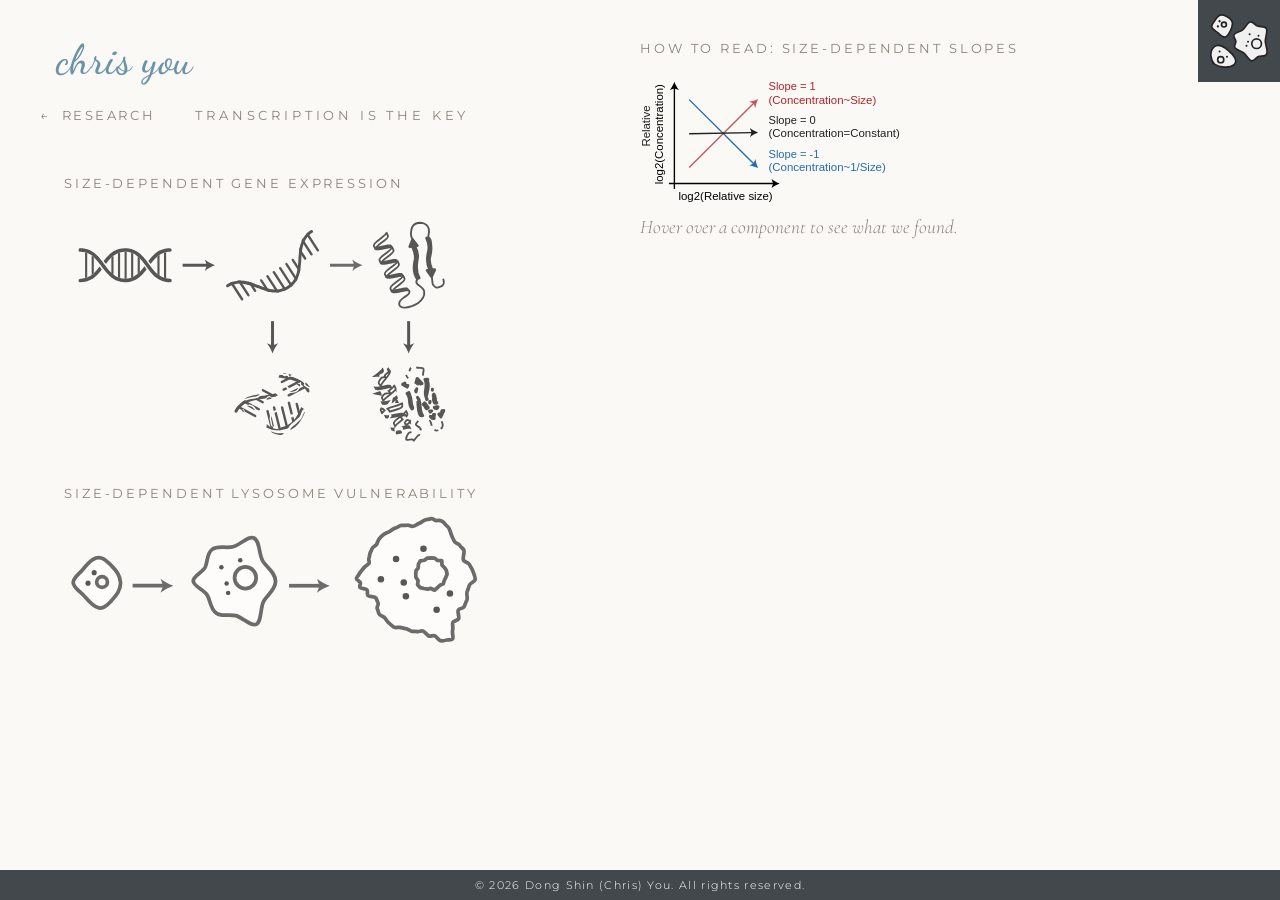
<file: results.html>
<!DOCTYPE html>
<html lang="en">

<head>
  <meta charset="UTF-8" />
  <meta name="viewport" content="width=device-width, initial-scale=1.0" />
  <title>Results – Chris You</title>
  <meta name="description"
    content="Key experimental results from Chris You's research on cell size, transcriptome remodeling, and proteomics." />
  <meta property="og:title" content="Results – Chris You" />
  <meta property="og:description"
    content="Key experimental results on cell size, transcriptome remodeling, and proteomics." />
  <meta property="og:image" content="resources/shared/portrait_about_2.jpg" />
  <meta property="og:type" content="website" />
  <link rel="icon" type="image/svg+xml" href="resources/shared/favicon.svg" />
  <link rel="preconnect" href="https://fonts.googleapis.com" />
  <link rel="preconnect" href="https://fonts.gstatic.com" crossorigin />
  <link
    href="https://fonts.googleapis.com/css2?family=Cormorant+Garamond:wght@300;400&family=Montserrat:wght@300;400&family=Dancing+Script:wght@500&family=Noto+Sans+KR:wght@300;400&display=swap"
    rel="stylesheet" />
  <link rel="stylesheet" href="shared.css" />
  <style>
    html,
    body {
      height: 100%;
      overflow: hidden;
    }

    body {
      font-family: "Cormorant Garamond", Georgia, serif;
      font-weight: 300;
      color: #2d2d2d;
      background: #faf9f5;
    }

    .tools-layout {
      height: 100vh;
      display: flex;
      flex-direction: row;
      overflow: hidden;
    }

    .tools-left-col {
      flex: 0 0 50%;
      display: flex;
      flex-direction: column;
      overflow: hidden;
    }

    .tools-right-col {
      flex: 1;
      display: flex;
      flex-direction: column;
      gap: 0;
      min-height: 0;
      padding: 2.5rem 3rem 1.5rem 0;
    }

    .tools-nav-row {
      padding: 6.75rem 1rem 1.75rem 2.5rem;
      flex-shrink: 0;
      display: flex;
      align-items: baseline;
      gap: 2.5rem;
    }

    .tools-nav-row .pubs-section-label {
      margin-bottom: 0;
      display: inline;
    }

    .tools-nav-row .sub-panel-back {
      margin-bottom: 0;
    }

    .tools-body {
      flex: 1;
      display: flex;
      flex-direction: column;
      padding: 1.5rem 0 4rem 4rem;
      min-height: 0;
      overflow-y: visible;
    }

    .tools-diagrams {
      flex: 0 0 auto;
      display: flex;
      flex-direction: column;
      gap: 2rem;
      overflow: visible;
    }

    .cd-group {
      flex-shrink: 0;
    }

    .cd-diagram-label {
      font-family: "Montserrat", sans-serif;
      font-size: 0.82rem;
      font-weight: 400;
      letter-spacing: 0.22em;
      text-transform: uppercase;
      color: var(--panel-muted, #8a847c);
      margin-bottom: 1.5rem;
    }

    .cd-cell-svg,
    .cd-dogma-svg {
      width: 73%;
      height: auto;
      overflow: visible;
      display: block;
      margin: 0;
    }

    .cd-cell-outer {
      fill: rgba(107, 147, 168, 0.09);
      stroke: rgba(107, 147, 168, 0.45);
      stroke-width: 1.5;
      transition: fill 0.22s, stroke 0.22s;
    }

    .cd-cell-nucleus {
      fill: rgba(107, 147, 168, 0.18);
      stroke: rgba(107, 147, 168, 0.4);
      stroke-width: 1;
      transition: fill 0.22s;
    }

    .cd-cell-arrow-line {
      stroke: rgba(107, 147, 168, 0.45);
      stroke-width: 1.5;
      stroke-dasharray: 5 3;
      fill: none;
    }

    .cd-cell-arrow-head {
      fill: rgba(107, 147, 168, 0.45);
      transition: fill 0.22s;
    }

    .cd-dna-rect {
      fill: rgba(107, 147, 168, 0.07);
      stroke: rgba(107, 147, 168, 0.28);
      stroke-width: 1.5;
    }

    .cd-node-rect {
      fill: rgba(107, 147, 168, 0.09);
      stroke: rgba(107, 147, 168, 0.45);
      stroke-width: 1.5;
      transition: fill 0.22s, stroke 0.22s;
    }

    .cd-node-text {
      font-family: "Montserrat", sans-serif;
      font-size: 10.5px;
      font-weight: 400;
      fill: var(--panel-text, #2d2d2d);
      text-anchor: middle;
      dominant-baseline: central;
      pointer-events: none;
      letter-spacing: 0.12em;
      text-transform: uppercase;
    }

    .cd-label-text {
      font-family: "Montserrat", sans-serif;
      font-size: 8.5px;
      font-weight: 400;
      fill: var(--panel-muted, #8a847c);
      text-anchor: middle;
      pointer-events: none;
      letter-spacing: 0.14em;
      text-transform: uppercase;
    }

    .cd-arrow-line {
      stroke: rgba(107, 147, 168, 0.5);
      stroke-width: 1.5;
      fill: none;
      transition: stroke 0.22s;
    }

    .cd-arrow-head {
      fill: rgba(107, 147, 168, 0.5);
      transition: fill 0.22s;
    }

    .cd-arrow-line-dim {
      stroke: rgba(107, 147, 168, 0.27);
    }

    .cd-arrow-head-dim {
      fill: rgba(107, 147, 168, 0.27);
    }

    .cd-label-dim {
      fill: rgba(107, 147, 168, 0.4) !important;
    }

    .cd-arrow-dashed {
      stroke: rgba(107, 147, 168, 0.45);
      stroke-width: 1.5;
      stroke-dasharray: 4 3;
      fill: none;
      transition: stroke 0.22s;
    }

    .cd-arrow-turn {
      fill: rgba(107, 147, 168, 0.45);
      transition: fill 0.22s;
    }

    .cd-burst-dot {
      fill: rgba(107, 147, 168, 0.38);
      transition: fill 0.22s;
    }

    .cd-lyso-dot {
      fill: rgba(168, 130, 90, 0.42);
      transition: fill 0.22s;
    }

    @keyframes cd-shape-pulse {
      0% {
        filter: drop-shadow(0 0 0px rgba(200, 155, 90, 0));
      }

      50% {
        filter: drop-shadow(0 0 18px rgba(200, 140, 60, 1)) drop-shadow(0 0 6px rgba(200, 140, 60, 0.9));
      }

      100% {
        filter: drop-shadow(0 0 0px rgba(200, 155, 90, 0));
      }
    }

    .cd-hover-group {
      cursor: pointer;
      opacity: 0.75;
      animation: cd-shape-pulse 4.4s ease-in-out infinite;
      transition: opacity 0.18s, filter 0.18s;
    }

    .cd-hover-group:hover,
    .cd-hover-group.cd-active {
      opacity: 1;
      filter: drop-shadow(0 0 18px rgba(107, 147, 168, 1)) drop-shadow(0 0 6px rgba(107, 147, 168, 0.9));
      animation: none;
    }


    .tools-layout.cd-any-hover .cd-hover-group {
      animation: none;
      filter: none;
    }

    .tools-layout.cd-any-hover .cd-hover-group:hover,
    .tools-layout.cd-any-hover .cd-hover-group.cd-active {
      filter: drop-shadow(0 0 18px rgba(107, 147, 168, 1)) drop-shadow(0 0 6px rgba(107, 147, 168, 0.9));
    }

    .cd-hover-group[data-detail="r-lysosome"] {
      animation: cd-shape-pulse-lyso 4.4s ease-in-out infinite;
    }

    @keyframes cd-shape-pulse-lyso {
      0% {
        filter: drop-shadow(0 0 0px rgba(200, 140, 60, 0));
      }

      50% {
        filter: drop-shadow(0 0 22px rgba(200, 140, 60, 1)) drop-shadow(0 0 10px rgba(200, 140, 60, 1));
      }

      100% {
        filter: drop-shadow(0 0 0px rgba(200, 140, 60, 0));
      }
    }

    .cd-hover-group[data-detail="r-lysosome"]:hover,
    .cd-hover-group[data-detail="r-lysosome"].cd-active {
      animation: none;
    }

    .cd-hover-group:hover .cd-node-rect,
    .cd-hover-group.cd-active .cd-node-rect {
      fill: rgba(107, 147, 168, 0.22);
      stroke: rgba(107, 147, 168, 0.9);
    }

    .cd-hover-group:hover .cd-cell-outer,
    .cd-hover-group.cd-active .cd-cell-outer {
      fill: rgba(107, 147, 168, 0.2);
      stroke: rgba(107, 147, 168, 0.85);
    }

    .cd-hover-group:hover .cd-cell-nucleus,
    .cd-hover-group.cd-active .cd-cell-nucleus {
      fill: rgba(107, 147, 168, 0.35);
    }

    .cd-hover-group:hover .cd-cell-arrow-head,
    .cd-hover-group.cd-active .cd-cell-arrow-head {
      fill: rgba(107, 147, 168, 0.85);
    }

    .cd-hover-group:hover .cd-arrow-line,
    .cd-hover-group.cd-active .cd-arrow-line {
      stroke: rgba(107, 147, 168, 0.9);
    }

    .cd-hover-group:hover .cd-arrow-head,
    .cd-hover-group.cd-active .cd-arrow-head {
      fill: rgba(107, 147, 168, 0.9);
    }

    .cd-hover-group:hover .cd-arrow-dashed,
    .cd-hover-group.cd-active .cd-arrow-dashed {
      stroke: rgba(107, 147, 168, 0.88);
    }

    .cd-hover-group:hover .cd-arrow-turn,
    .cd-hover-group.cd-active .cd-arrow-turn {
      fill: rgba(107, 147, 168, 0.88);
    }

    .cd-hover-group:hover .cd-burst-dot,
    .cd-hover-group.cd-active .cd-burst-dot {
      fill: rgba(107, 147, 168, 0.9);
    }

    .cd-hover-group:hover .cd-lyso-dot,
    .cd-hover-group.cd-active .cd-lyso-dot {
      fill: rgba(200, 150, 90, 0.9);
    }

    .cd-cell-svg>g:not(.cd-hover-group) {
      opacity: 0.65;
    }

    .cd-dogma-svg>g:not(.cd-hover-group) {
      opacity: 0.65;
    }

    .tools-right-col {
      flex: 1;
      display: flex;
      flex-direction: column;
      gap: 0;
      min-height: 0;
    }

    .tools-key-panel {
      flex-shrink: 0;
      height: 148px;
      padding-bottom: 1rem;
      margin-bottom: 1rem;
    }

    .tools-detail-panel {
      flex: 1;
      display: flex;
      flex-direction: column;
      justify-content: flex-start;
      padding-top: 0.5rem;
      overflow-y: auto;
      min-height: 0;
    }

    .cd-detail-hint {
      font-family: "Cormorant Garamond", Georgia, serif;
      font-size: 1.2rem;
      font-weight: 300;
      color: var(--panel-muted, #8a847c);
      font-style: italic;
      line-height: 1.65;
    }

    .cd-detail-name {
      font-family: "Cormorant Garamond", Georgia, serif;
      font-size: 1.6rem;
      font-weight: 400;
      color: var(--panel-text, #2d2d2d);
      line-height: 1.25;
      margin-bottom: 0.2rem;
    }

    .cd-detail-cat {
      font-family: "Cormorant Garamond", Georgia, serif;
      font-style: italic;
      font-size: 1.2rem;
      color: var(--panel-muted, #8a847c);
      margin-bottom: 0.85rem;
    }

    .cd-detail-body {
      font-family: "Montserrat", sans-serif;
      font-size: 0.86rem;
      font-weight: 300;
      color: var(--panel-subtle, #6a6560);
      line-height: 1.82;
    }

    .sub-panel-back {
      display: inline-flex;
      align-items: center;
      gap: 0.4em;
      background: none;
      border: none;
      cursor: pointer;
      font-family: "Montserrat", sans-serif;
      font-size: 0.8rem;
      font-weight: 400;
      letter-spacing: 0.2em;
      text-transform: uppercase;
      color: var(--panel-muted, #8a847c);
      padding: 0;
      transition: color 0.2s;
      text-decoration: none;
    }

    .sub-panel-back:hover {
      color: var(--panel-text, #2d2d2d);
    }

    .tool-diagram-wrap {
      position: relative;
      margin-top: 0.65rem;
      margin-bottom: 0.85rem;
      flex-shrink: 0;
      background: transparent;
    }

    .tool-diagram-wrap object {
      position: absolute;
      top: 0;
      left: 0;
      width: 100%;
      height: 100%;
      background: transparent;
    }

    .res-diagram-img {
      width: 100%;
      height: auto;
      display: block;
      margin-top: 0.65rem;
      margin-bottom: 0.85rem;
    }

    /* ── Mobile ── */
    @media (max-width: 768px) {

      html,
      body {
        overflow: auto;
      }

      .tools-layout {
        flex-direction: column;
        height: auto;
        overflow: visible;
      }

      .tools-left-col {
        flex: none;
        width: 100%;
        overflow: visible;
      }

      .tools-nav-row {
        padding: 5.5rem 1.25rem 1rem 1.25rem;
      }

      .tools-body { padding: 0 1.25rem 2rem; }
      .tools-diagrams { display: none; }
      .cd-diagram-label { font-size: 0.7rem; }
      .tools-right-col {
        width: 100% !important;
        height: auto;
        min-height: 0;
        border-left: none;
        border-top: 1px solid var(--panel-border, #ddd8d0);
        padding: 1.5rem 1.25rem;
      }
      .tools-key-panel { height: auto; border-bottom: 1px solid var(--panel-border, #ddd8d0); padding-bottom: 1.25rem; margin-bottom: 1.25rem; }
      .tools-detail-panel { overflow-y: visible; }
      /* Show all detail items as static scroll content */
      .cd-detail-item { display: block !important; border-bottom: 1px solid rgba(0,0,0,0.07); padding-bottom: 1.75rem; margin-bottom: 1.75rem; }
      .cd-detail-item:last-child { border-bottom: none; margin-bottom: 0; }
      #rdDefault { display: none !important; }
      /* Disable interactive animations on mobile */
      .cd-hover-group { animation: none !important; cursor: default; }
    }
  </style>
</head>

<body>

  <a href="index.html" class="logo">chris you</a>
  <div class="cell-nav-wrap" id="menuBtn" role="button" aria-label="Open navigation menu" tabindex="0">
    <svg class="cell-nav-svg" id="Layer_1" data-name="Layer 1" xmlns="http://www.w3.org/2000/svg"
      viewBox="0 0 276.8 257.7">
      <defs>
        <style>
          .cls-1 {
            fill: none;
          }

          .cls-1,
          .cls-2 {
            stroke: #231f20;
            stroke-miterlimit: 10;
            stroke-width: 8px;
          }

          .cls-3 {
            fill: #231f20;
          }

          .cls-4,
          .cls-2 {
            fill: #fff;
          }
        </style>
      </defs>
      <g>
        <path class="cls-4"
          d="M21.12,239.37c-19-18.36-25.62-61.92-1.85-82.42,21.24-18.69,53.99,1.77,71.87,20.93,21.42,16.64,43.69,45.97,24.1,63.49-22.13,19.33-71.59,13.84-94.13-2Z" />
        <path class="cls-1"
          d="M21.12,239.37c-19-18.36-25.62-61.92-1.85-82.42,21.24-18.69,53.99,1.77,71.87,20.93,21.42,16.64,43.69,45.97,24.1,63.49-22.13,19.33-71.59,13.84-94.13-2Z" />
      </g>
      <g>
        <g>
          <path class="cls-4"
            d="M106.63,40.51c3.02,17.4-6.1,32.4-12.3,44.84-6.15,11.59-12.09,26.14-24.43,25.37-12.31-1.22-23.86-14.13-34.12-22.77-10.3-7.78-23.79-15.14-27.26-24.74-3.5-9.14,5.26-17.98,11.24-26.73,6.03-9.61,11.9-22.88,24.67-29.46C57.22,0,69.14,6.75,79.61,11.69c10.42,5.8,23.98,11.88,27.02,28.82Z" />
          <path class="cls-1"
            d="M106.63,40.51c3.02,17.4-6.1,32.4-12.3,44.84-6.15,11.59-12.09,26.14-24.43,25.37-12.31-1.22-23.86-14.13-34.12-22.77-10.3-7.78-23.79-15.14-27.26-24.74-3.5-9.14,5.26-17.98,11.24-26.73,6.03-9.61,11.9-22.88,24.67-29.46C57.22,0,69.14,6.75,79.61,11.69c10.42,5.8,23.98,11.88,27.02,28.82Z" />
        </g>
        <circle class="cls-2" cx="66.51" cy="50.61" r="11.49" />
        <circle class="cls-3" cx="45.66" cy="34.7" r="5.48" />
        <circle class="cls-3" cx="37.62" cy="59.49" r="5.48" />
      </g>
      <g>
        <path class="cls-4"
          d="M270.83,190.51c-6.89,15.4-28.95,7.23-40.28,12.65-11.66,4.91-20.09,24.8-33.71,19.75-13.2-4.91-23.04-27.42-35.66-37.46-12.66-9.29-34.27-12.61-41.52-22.69-7.52-9.71,4.43-21.71,3.71-32.2-.7-10.17-14.93-22.08-8.32-32.16,6.65-10.82,29.31-14.05,40.81-22.74,11.91-9.66,20.49-32.37,34.64-37.5,13.72-4.98,23.71,14.52,36.6,19.57,12.85,5.79,35.03-1.93,42.05,12.42,7.21,15.49-5.47,41.58-5.18,60.2.29,18.05,13.78,44.02,6.85,60.16Z" />
        <path class="cls-1"
          d="M270.83,190.51c-6.89,15.4-28.95,7.23-40.28,12.65-11.66,4.91-20.09,24.8-33.71,19.75-13.2-4.91-23.04-27.42-35.66-37.46-12.66-9.29-34.27-12.61-41.52-22.69-7.52-9.71,4.43-21.71,3.71-32.2-.7-10.17-14.93-22.08-8.32-32.16,6.65-10.82,29.31-14.05,40.81-22.74,11.91-9.66,20.49-32.37,34.64-37.5,13.72-4.98,23.71,14.52,36.6,19.57,12.85,5.79,35.03-1.93,42.05,12.42,7.21,15.49-5.47,41.58-5.18,60.2.29,18.05,13.78,44.02,6.85,60.16Z" />
      </g>
      <circle class="cls-2" cx="222.42" cy="141.79" r="23.07" />
      <circle class="cls-3" cx="174.28" cy="151.44" r="4.81" />
      <circle class="cls-3" cx="189.08" cy="96.85" r="4.81" />
      <circle class="cls-3" cx="181.57" cy="132.46" r="4.81" />
      <circle class="cls-3" cx="231.39" cy="104.05" r="4.81" />
      <circle class="cls-2" cx="51.14" cy="218.21" r="14.6" />
      <circle class="cls-3" cx="45.66" cy="179.31" r="4.81" />
      <circle class="cls-3" cx="80.98" cy="203.61" r="4.81" />
    </svg>
  </div>

  <div class="tools-layout">
    <div class="tools-left-col">
      <div class="tools-nav-row">
        <a class="sub-panel-back" href="research.html">&#x2190;&nbsp;&nbsp;research</a>
        <span class="pubs-section-label">transcription is the key</span>
      </div>

      <div class="tools-body">

        <!-- Left: diagrams -->
        <div class="tools-diagrams">

          <!-- Cell size + cell cycle diagram -->
          <div class="cd-group">
            <div class="cd-diagram-label">Size-dependent gene expression</div>
            <svg class="cd-dogma-svg" viewBox="70 430 1130 640" xmlns="http://www.w3.org/2000/svg">
              <defs>
                <style>
                  .cd0,
                  .cd1,
                  .cd2,
                  .cd3,
                  .cd4 {
                    fill: none
                  }

                  .cd0,
                  .cd1,
                  .cd5 {
                    stroke-miterlimit: 10
                  }

                  .cd0,
                  .cd1,
                  .cd5,
                  .cd3,
                  .cd4,
                  .cd6 {
                    stroke: #231f20
                  }

                  .cd0,
                  .cd3,
                  .cd6 {
                    stroke-width: 8px
                  }

                  .cd7,
                  .cd6 {
                    fill: #231f20
                  }

                  .cd1,
                  .cd5,
                  .cd4 {
                    stroke-width: 5px
                  }

                  .cd5 {
                    fill: #fff
                  }

                  .cd3,
                  .cd4,
                  .cd6 {
                    stroke-linejoin: round
                  }
                </style>
              </defs>
              <g>
                <path class="cd2" d="M220.8,530.6v68.7c3.7,1,7.6,1.6,11.9,1.7v-72.1c-4.3.1-8.2.7-11.9,1.7Z" />
                <path class="cd2" d="M238.4,529.1v71.8c4.3-.3,8.2-1.1,11.9-2.3v-67.2c-3.7-1.2-7.6-2-11.9-2.3Z" />
                <path class="cd2" d="M256.1,533.7v62.6c4.3-2.1,8.3-4.8,11.9-7.9v-46.8c-3.6-3.1-7.6-5.8-11.9-7.9Z" />
                <path class="cd2" d="M203.1,539.5v51c3.6,2.8,7.6,5.1,11.9,6.9v-64.9c-4.3,1.8-8.3,4.1-11.9,6.9Z" />
                <path class="cd2" d="M144.3,591.2v-52.4c-3.6-2.7-7.6-4.9-11.9-6.6v65.6c4.3-1.7,8.3-3.9,11.9-6.6Z" />
                <path class="cd2" d="M326.8,537v56c3.6,2.4,7.6,4.3,11.9,5.7v-67.4c-4.3,1.4-8.3,3.3-11.9,5.7Z" />
                <path d="M338.7,598.7c1.8.6,3.8,1.1,5.8,1.5v-70.3c-2,.4-3.9.9-5.8,1.5v67.4Z" />
                <path d="M326.8,537c-2,1.3-3.9,2.7-5.8,4.3v47.4c1.8,1.6,3.8,3,5.8,4.3v-56Z" />
                <path d="M268,541.6v46.8c2-1.7,3.9-3.5,5.8-5.5v-35.9c-1.9-1.9-3.8-3.8-5.8-5.5Z" />
                <path d="M250.3,531.4v67.2c2-.7,3.9-1.4,5.8-2.3v-62.6c-1.8-.9-3.8-1.7-5.8-2.3Z" />
                <path
                  d="M234.3,528.9c-.5,0-1.1,0-1.6,0v72.1c.5,0,1,0,1.6,0,1.4,0,2.8,0,4.2-.2v-71.8c-1.4,0-2.8-.2-4.2-.2Z" />
                <path d="M215,532.6v64.9c1.8.8,3.8,1.4,5.8,1.9v-68.7c-2,.5-3.9,1.2-5.8,1.9Z" />
                <path d="M203.1,539.5c-2,1.5-3.9,3.2-5.8,5v41.1c1.9,1.8,3.8,3.4,5.8,5v-51Z" />
                <path d="M144.3,591.2c2-1.5,3.9-3.1,5.8-4.8v-42.8c-1.8-1.7-3.8-3.3-5.8-4.8v52.4Z" />
                <path d="M132.4,532.2c-1.8-.7-3.8-1.3-5.8-1.8v69.2c2-.5,3.9-1.1,5.8-1.8v-65.6Z" />
                <path
                  d="M114.1,519.3c4.5,0,8.7.4,12.6,1.2,2,.4,3.9.9,5.8,1.5,4.3,1.3,8.2,3.1,11.9,5.2,2,1.2,3.9,2.4,5.8,3.8,8.4,6.2,15.2,14.2,21.7,22.7.8,1.1,1.6,2.1,2.4,3.2,1.3,1.7,2.6,3.5,3.9,5.2.7,1,1.4,1.9,2.1,2.8.8,1.1,1.6,2.2,2.4,3.2,4.7,6.3,9.5,12.2,14.8,17.3,1.9,1.8,3.8,3.4,5.8,5,3.6,2.8,7.6,5.1,11.9,6.9,1.8.8,3.8,1.4,5.8,1.9,3.7,1,7.6,1.6,11.9,1.7.5,0,1,0,1.6,0,1.4,0,2.8,0,4.2-.2,4.3-.3,8.2-1.1,11.9-2.3,2-.7,3.9-1.4,5.8-2.3,4.3-2.1,8.3-4.8,11.9-7.9,2-1.7,3.9-3.5,5.8-5.5,4.3-4.5,8.3-9.5,12.2-14.7.5.6.9,1.3,1.4,1.9,1.5,2,3,4.1,4.6,6.2-5.5,7.2-11.3,14.2-18.2,19.9-1.8,1.6-3.8,3-5.8,4.4-3.7,2.5-7.6,4.6-11.9,6.2-1.9.7-3.8,1.3-5.8,1.9-3.7,1-7.7,1.6-11.9,1.9-1.4,0-2.8.1-4.2.1s-1.1,0-1.6,0c-4.2,0-8.2-.6-11.9-1.4-2-.4-3.9-.9-5.8-1.6-4.3-1.4-8.2-3.3-11.9-5.5-2-1.2-3.9-2.5-5.8-4-8-6.1-14.6-13.9-20.8-22-.8-1.1-1.6-2.1-2.4-3.2-1.3-1.7-2.6-3.5-3.9-5.2-.7-1-1.4-1.9-2.1-2.9-.8-1.1-1.6-2.2-2.4-3.2-5-6.6-10-12.9-15.7-18.2-1.9-1.7-3.8-3.3-5.8-4.8-3.6-2.7-7.6-4.9-11.9-6.6-1.8-.7-3.8-1.3-5.8-1.8-3.9-.9-8-1.5-12.6-1.5s-4.8-2.2-4.8-4.8,2.2-4.8,4.8-4.8Z" />
                <path
                  d="M354.5,519.3c2.7,0,4.8,2.2,4.8,4.8s-2.1,4.8-4.8,4.8-6.9.3-10,.9c-2,.4-3.9.9-5.8,1.4-4.3,1.4-8.3,3.3-11.9,5.7-2,1.3-3.9,2.7-5.8,4.3-6.8,5.7-12.6,12.9-18.3,20.5-.5-.6-.9-1.3-1.4-1.9-1.5-2-3-4.1-4.6-6.2,7.1-9.3,14.7-18.1,24.3-24.5,1.8-1.2,3.8-2.4,5.8-3.4,3.7-1.9,7.6-3.4,11.9-4.5,1.9-.5,3.8-.9,5.8-1.2,3.1-.5,6.5-.7,10-.7Z" />
                <path
                  d="M165.8,568.2c.5.6.9,1.3,1.4,1.9,1.5,2,3,4.1,4.6,6.2-6.4,8.4-13.3,16.5-21.7,22.7-1.8,1.4-3.8,2.6-5.8,3.8-3.7,2.1-7.6,3.9-11.9,5.2-1.9.6-3.8,1.1-5.8,1.5-3.9.8-8.1,1.2-12.6,1.2s-4.8-2.2-4.8-4.8,2.2-4.8,4.8-4.8c4.5,0,8.7-.5,12.6-1.5,2-.5,3.9-1.1,5.8-1.8,4.3-1.7,8.3-3.9,11.9-6.6,2-1.5,3.9-3.1,5.8-4.8,5.7-5.3,10.7-11.6,15.7-18.2Z" />
                <path
                  d="M234.3,519.3c1.4,0,2.8,0,4.2.1,4.2.3,8.2.9,11.9,1.9,2,.5,3.9,1.1,5.8,1.9,4.3,1.6,8.2,3.8,11.9,6.2,2,1.4,3.9,2.8,5.8,4.4,6.8,5.7,12.6,12.7,18.2,19.9.8,1.1,1.6,2.1,2.4,3.2,1.3,1.7,2.6,3.5,3.9,5.2.7,1,1.4,1.9,2.1,2.8.8,1.1,1.6,2.2,2.4,3.2,5.7,7.6,11.5,14.8,18.3,20.5,1.8,1.6,3.8,3,5.8,4.3,3.6,2.4,7.6,4.3,11.9,5.7,1.9.6,3.8,1.1,5.8,1.5,3.1.6,6.4.9,10,.9s4.8,2.2,4.8,4.8-2.1,4.8-4.8,4.8-6.8-.3-10-.7c-2-.3-3.9-.7-5.8-1.2-4.3-1.1-8.2-2.6-11.9-4.5-2-1-3.9-2.2-5.8-3.4-9.6-6.4-17.2-15.2-24.3-24.5-.8-1.1-1.6-2.1-2.4-3.2-1.3-1.7-2.6-3.5-3.9-5.2-.7-1-1.4-1.9-2.1-2.9-.8-1.1-1.6-2.2-2.4-3.2-3.9-5.2-7.9-10.3-12.2-14.7-1.9-1.9-3.8-3.8-5.8-5.5-3.6-3.1-7.6-5.8-11.9-7.9-1.8-.9-3.8-1.7-5.8-2.3-3.7-1.2-7.6-2-11.9-2.3-1.4-.1-2.8-.2-4.2-.2s-1.1,0-1.6,0c-4.3.1-8.2.7-11.9,1.7-2,.5-3.9,1.2-5.8,1.9-4.3,1.8-8.3,4.1-11.9,6.9-2,1.5-3.9,3.2-5.8,5-5.3,5.1-10.1,11.1-14.8,17.3-.5-.6-.9-1.3-1.4-1.9-1.5-2-3-4.1-4.6-6.2,6.2-8.1,12.8-15.9,20.8-22,1.8-1.4,3.8-2.7,5.8-4,3.7-2.2,7.6-4.1,11.9-5.5,1.9-.6,3.8-1.1,5.8-1.6,3.7-.8,7.7-1.3,11.9-1.4.5,0,1.1,0,1.6,0Z" />
              </g>
              <g class="cd-hover-group" data-detail="r-mrna">
                <rect fill="transparent" pointer-events="all" x="470" y="435" width="320" height="250" />
                <path class="cd7"
                  d="M725.1,476.9c2.4-2.1,5.1-4.1,8-6,1.9-1.2,4.4-.7,5.6,1.2s.7,4.4-1.2,5.6c-3,1.9-5.6,3.9-8,6.1-1.7,1.5-3.2,3.1-4.6,4.7-3.4,3.9-6.1,8.1-8.3,12.6-1.1,2.4-2.1,4.8-3,7.3-2.1,6.1-3.3,12.6-4.2,19.2-.4,3.4-.8,6.8-1,10.3-.1,1.5-.2,3.1-.3,4.6-.1,2.3-.3,4.6-.4,7,0,.3,0,.7,0,1-.5,8.6-1.1,17.4-2.4,25.9-.5,3.1-1.1,6.1-1.8,9.1-1.4,5.6-3.2,11.1-5.8,16.3-1.1,2.2-2.3,4.3-3.6,6.3-2.5,3.9-5.6,7.6-9.2,11.1-1.5,1.5-3.2,2.9-4.9,4.3-1.8,1.4-3.6,2.7-5.6,4s-4,2.4-5.9,3.5c-2,1-4,1.9-5.9,2.7-4.7,1.9-9.3,3.1-13.9,3.8-2.4.4-4.8.6-7.2.7-5.8.2-11.6-.3-17.3-1.4-3-.6-6-1.3-9-2.1-8.3-2.3-16.5-5.3-24.6-8.4-.3-.1-.7-.2-1-.4-2.2-.8-4.4-1.7-6.5-2.5-.8-.3-1.5-.6-2.3-.8-3.3-1.2-6.6-2.4-9.9-3.4-7.1-2.3-14.1-4-21.2-4.7-2.6-.3-5.3-.4-7.9-.3-4.9.1-9.9.8-14.9,2.4-2.1.6-4.1,1.4-6.2,2.3-2.9,1.3-5.9,2.9-8.8,4.8-1.9,1.2-4.4.7-5.6-1.2s-.7-4.4,1.2-5.6c2.9-1.9,5.9-3.5,8.8-4.9,2-1,4.1-1.8,6.1-2.5,4.8-1.7,9.6-2.7,14.4-3.1,2.5-.2,5-.3,7.5-.3,6.7.1,13.4,1.2,20,2.8,3.2.8,6.3,1.7,9.4,2.7,6,1.9,11.9,4.2,17.8,6.4.3.1.7.2,1,.4,2.2.8,4.4,1.7,6.5,2.5,3.2,1.2,6.3,2.3,9.4,3.4,3.2,1.1,6.4,2.1,9.6,2.9,6.1,1.6,12.2,2.7,18.3,3,2.5.1,5,0,7.6-.2,4.7-.4,9.5-1.4,14.3-3.2,2-.7,4-1.6,6-2.6,2-1,4-2.1,6-3.4s3.9-2.6,5.6-4c1.7-1.4,3.4-2.9,4.8-4.4,3.6-3.6,6.5-7.6,8.8-11.7,1.2-2.2,2.3-4.5,3.3-6.8,2.3-5.7,3.8-11.7,4.8-17.9.5-3.2.9-6.6,1.3-9.9.3-3.3.6-6.6.8-9.9.1-2.3.3-4.6.4-7,0-.3,0-.7,0-1,.4-7,.9-14,1.7-20.9.4-3.2.9-6.4,1.5-9.5,1.2-6,2.9-11.9,5.3-17.5,1-2.3,2.1-4.5,3.3-6.7,2.4-4.1,5.2-8.1,8.8-11.8,1.5-1.6,3.1-3.1,4.8-4.5Z" />
                <path class="cd7"
                  d="M725.1,476.9l29.9,46.2c1,1.5.5,3.5-1,4.5s-3.5.5-4.5-1l-29.2-45.1c1.5-1.6,3.1-3.1,4.8-4.5Z" />
                <path class="cd7"
                  d="M711.6,493.2l26.4,40.8c1,1.5.5,3.5-1,4.5s-3.5.5-4.5-1l-24.3-37.6c1-2.3,2.1-4.5,3.3-6.7Z" />
                <path class="cd7"
                  d="M683.1,548.1c1.5-1,3.5-.5,4.5,1l17.6,27.3c-.5,3.1-1.1,6.1-1.8,9.1l-21.3-32.9c-1-1.5-.5-3.5,1-4.5Z" />
                <path class="cd7"
                  d="M666.1,559.1c1.5-1,3.5-.5,4.5,1l27,41.7c-1.1,2.2-2.3,4.3-3.6,6.3l-28.8-44.5c-1-1.5-.5-3.5,1-4.5Z" />
                <path class="cd7"
                  d="M649.1,570.1c1.5-1,3.5-.5,4.5,1l31.2,48.2c-1.5,1.5-3.2,2.9-4.9,4.3l-31.6-48.9c-1-1.5-.5-3.5,1-4.5Z" />
                <path class="cd7"
                  d="M632.2,581.1c1.5-1,3.5-.5,4.5,1l31.6,48.9c-2,1-4,1.9-5.9,2.7l-31.2-48.2c-1-1.5-.5-3.5,1-4.5Z" />
                <path class="cd7"
                  d="M615.2,592.1c1.5-1,3.5-.5,4.5,1l28.8,44.5c-2.4.4-4.8.6-7.2.7l-27-41.7c-1-1.5-.5-3.5,1-4.5Z" />
                <path class="cd7"
                  d="M598.2,603c1.5-1,3.5-.5,4.5,1l21.3,32.9c-3-.6-6-1.3-9-2.1l-17.6-27.3c-1-1.5-.5-3.5,1-4.5Z" />
                <path class="cd7"
                  d="M536.5,606.5c2.5-.2,5-.3,7.5-.3l24.3,37.6c1,1.5.5,3.5-1,4.5s-3.5.5-4.5-1l-26.4-40.8Z" />
                <path class="cd7"
                  d="M516.1,612.1c2-1,4.1-1.8,6.1-2.5l29.2,45.1c1,1.5.5,3.5-1,4.5s-3.5.5-4.5-1l-29.9-46.2Z" />
                <path class="cd7"
                  d="M563.9,609c3.2.8,6.3,1.7,9.4,2.7l13.1,20.3c1,1.5.5,3.5-1,4.5s-3.5.5-4.5-1l-17.1-26.5Z" />
                <path class="cd7"
                  d="M702.9,517.5l17.9,27.7c1,1.5.5,3.5-1,4.5s-3.5.5-4.5-1l-14-21.6c.4-3.2.9-6.4,1.5-9.5Z" />
              </g>
              <g class="cd-hover-group" data-detail="r-protein">
                <rect fill="transparent" pointer-events="all" x="850" y="425" width="370" height="285" />
                <path class="cd7" d="M955.4,521.8c-4-8.9-45.5,9.5-49.4.6l-4.4-9.8c4,8.9,45.5-9.5,49.4-.6l4.4,9.8Z" />
                <path class="cd5"
                  d="M907.1,522.3c-4-8.9,37.5-27.4,33.5-36.4l-4.4-9.8c4,8.9-37.5,27.4-33.5,36.4l4.4,9.8Z" />
                <g>
                  <path class="cd7" d="M970.5,560.8c-4-8.9-45.5,9.5-49.4.6l-4.4-9.8c4,8.9,45.5-9.5,49.4-.6l4.4,9.8Z" />
                  <path class="cd5"
                    d="M922.2,561.3c-4-8.9,37.5-27.4,33.5-36.4l-4.4-9.8c4,8.9-37.5,27.4-33.5,36.4l4.4,9.8Z" />
                </g>
                <g>
                  <path class="cd7" d="M985,598.2c-4-8.9-45.5,9.5-49.4.6l-4.4-9.8c4,8.9,45.5-9.5,49.4-.6l4.4,9.8Z" />
                  <path class="cd5"
                    d="M936.7,598.6c-4-8.9,37.5-27.4,33.5-36.4l-4.4-9.8c4,8.9-37.5,27.4-33.5,36.4l4.4,9.8Z" />
                </g>
                <g>
                  <path class="cd7" d="M1000.1,637.2c-4-8.9-45.5,9.5-49.4.6l-4.4-9.8c4,8.9,45.5-9.5,49.4-.6l4.4,9.8Z" />
                  <path class="cd5"
                    d="M951.7,637.6c-4-8.9,37.5-27.4,33.5-36.4l-4.4-9.8c4,8.9-37.5,27.4-33.5,36.4l4.4,9.8Z" />
                </g>
                <path class="cd1"
                  d="M996.6,632.6c3,2,2.2,6.5-.5,9.8-2.7,3.3-6.9,5.7-10.7,8.2-7.2,4.7-14.6,11.2-14.6,17.9,0,5.8,5.8,9.8,12.7,10.4,6.9.7,14.5-1.4,21.5-4,6-2.3,11.8-5,16.9-8.7,10.9-7.8,17.4-19.8,16.2-30-1.9-16.8-33.8-18.2-15.8-36.8" />
                <g>
                  <g>
                    <path class="cd7"
                      d="M1024,599c-2,0-4,1-5,1-11-15-9-33-5-51,2-12-2-23-7-34,2,0,5-1,6,0,6,11,9,23,6,35-3,17-4,34,5,49h0Z" />
                    <path class="cd3"
                      d="M1024,599c-2,0-4,1-5,1-11-15-9-33-5-51,2-12-2-23-7-34,2,0,5-1,6,0,6,11,9,23,6,35-3,17-4,34,5,49h0Z" />
                  </g>
                  <polygon class="cd6" points="1007 496.7 1019.2 512.3 999.6 515 1007 496.7" />
                </g>
                <g>
                  <g>
                    <path class="cd7"
                      d="M1045,492c12-1,10,17,11,25,1,10-2,20-4,30-1,10,2,20,6,29-2,0-4,1-5,1-9-16-7-34-3-51,3-12,0-23-5-34h0Z" />
                    <path class="cd3"
                      d="M1045,492c12-1,10,17,11,25,1,10-2,20-4,30-1,10,2,20,6,29-2,0-4,1-5,1-9-16-7-34-3-51,3-12,0-23-5-34h0Z" />
                  </g>
                  <polygon class="cd6" points="1057.7 595.2 1046.2 579.1 1065.9 577.2 1057.7 595.2" />
                </g>
                <path class="cd4"
                  d="M1007.5,496.2c-5.8-7-5.8-17.1-4-25.9.9-4.4,2.4-8.8,5.3-12.3,4.2-4.9,10.9-7,17.3-7.2,3.9,0,7.9.5,11.6,2.1,8.5,3.7,13.9,13.2,13.2,22.4-.4,5.3-2.4,10.6-1.3,15.7" />
                <path class="cd4"
                  d="M1055.4,594.7c.7-.2,1.3.3,1.7.8,4.5,5.6,1.1,14.3,4.2,20.8,1,2.1,2.6,3.8,4.3,5.4,1.6,1.5,3.4,3.1,5.7,3.4,1.5.2,3.1-.2,4.6-.6,2.5-.7,5-1.6,7.4-2.7,1.5-.6,3-1.3,4.2-2.4,2.4-2.1,3.4-5.4,3.3-8.6,0-3.2-.9-6.3-1.8-9.3" />
              </g>
              <g class="cd-hover-group" data-detail="r-burst">
                <rect fill="transparent" pointer-events="all" x="375" y="540" width="120" height="50" />
                <line class="cd0" x1="388.8" y1="565" x2="456.6" y2="565" />
                <path class="cd7"
                  d="M475.9,565c-9.1,3.4-20.4,9.1-27.4,15.2l5.5-15.2-5.5-15.2c7,6.1,18.3,11.8,27.4,15.2Z" />
              </g>
              <g>
                <line class="cd0" x1="784.9" y1="565" x2="852.8" y2="565" />
                <path class="cd7"
                  d="M872.1,565c-9.1,3.4-20.4,9.1-27.4,15.2l5.5-15.2-5.5-15.2c7,6.1,18.3,11.8,27.4,15.2Z" />
              </g>
              <g class="cd-hover-group" data-detail="r-mrnaturnover">
                <rect fill="transparent" pointer-events="all" x="530" y="700" width="200" height="380" />
                <line class="cd0" x1="630.4" y1="715.2" x2="630.4" y2="783.1" />
                <path class="cd7"
                  d="M630.4,802.4c-3.4-9.1-9.1-20.4-15.2-27.4l15.2,5.5,15.2-5.5c-6.1,7-11.8,18.3-15.2,27.4Z" />
                <g>
                  <path class="cd7" d="M667.5,854.5c-3.1.2-6.2.5-9.3.7,2.5,3.2,6.8,2.3,9.3-.7Z" />
                  <path class="cd7"
                    d="M673.9,860.7c3.2,3.2,6,1.3,7.8-1.5-.8-.2-1.6-.4-2.4-.6-1.6-.4-3.3-.7-5-1-.5,1.1-.8,2.2-.4,3.1Z" />
                  <path class="cd7"
                    d="M559.7,923.3c9.3-3.9,17.3-3.8,26.6-5.5,3.8-1.3,8-2.9,9.5-6-3.8.6-7.6,1.2-11.4,1.9-3.2.6-6.4,1.3-9.6,2.2-6.6,1.7-12.9,4-18.8,7.1,0,0,0,0,0,0,1.5.5,2.8.7,3.6.3Z" />
                  <path class="cd7"
                    d="M623.8,920.2c-4.6-.8-8.7,2.4-9.9,6.3,4.7-.7,9.5-1.5,14.1-2.5-1-2.1-3.2-3.6-4.2-3.9Z" />
                  <path class="cd7"
                    d="M660.2,1015.6c-.9.2-1.7.3-2.5.4-2.2.3-4.4.5-6.5.6-5.1.1-10-.4-14.6-1.6-2.5-.6-4.9-1.4-7.2-2.3-1.4-.5-2.8-1.1-4.2-1.8.1.2.2.4.4.5,6.4,8.4,32.8,14.5,34.7,4.2Z" />
                  <path class="cd7"
                    d="M715.2,960.9c-3.9,8.2-6.1,18-14.4,23.6-7.2,8.2-19.6,13.9-23,23.7,4.5-2.1,8.5-4.6,12.2-7.5,1.9-1.5,3.7-3.1,5.4-4.8,4.1-4.1,7.7-8.7,10.8-13.6,1.7-2.6,3.2-5.3,4.6-8,2.7-5,5-10.3,7.3-15.6-1.5.5-2.7,1.6-2.9,2.1Z" />
                  <path class="cd7"
                    d="M704,885.2c-2.6-2-5.8-1.4-9.1-.1,1.4.7,2.7,1.4,4,2.2,1.8,1.1,3.5,2.3,5.2,3.6,1.3-2.6.7-5.6-.1-5.7Z" />
                  <path class="cd7"
                    d="M630.5,911.2c-3.2.8-6.5,1.5-9.8,2.1-3.2.6-6.5,1.1-9.9,1.6-2.3.3-4.6.6-6.9,1-.3,0-.7.1-1,.1-2.4.3-4.9.7-7.3,1.1-1.1,2.2-3.5,3.6-6.1,4.7-1.1.5-2.3.9-3.4,1.3-2.1.4-4.1.7-6.1.9-6.9.9-13.4,1.5-20.6,4.6-.8.4-2.2.2-3.6-.3-2.2,1.2-4.3,2.4-6.4,3.8-3.9,2.7-7.6,5.9-11.1,9.6-1.4,1.6-2.8,3.3-4.2,5.1-1.9,2.6-3.7,5.4-5.4,8.5-1.1,2-.3,4.4,1.6,5.5,2,1.1,4.4.3,5.5-1.6,1.7-3.1,3.5-5.9,5.4-8.4,1.4-1.8,2.8-3.5,4.3-5,3.6-3.7,7.6-6.7,11.9-9.2,2.3-1.3,4.6-2.5,7.1-3.5,6.5-2.8,13.5-4.6,20.8-6.1,3.4-.7,6.8-1.2,10.3-1.8.8-.1,1.6-.2,2.4-.4,2.3-.3,4.6-.6,6.9-1,.3,0,.7,0,1-.1,2.4-.3,4.9-.7,7.4-1.1,1.2-4,5.4-7.1,9.9-6.3,1,.3,3.2,1.7,4.2,3.9,1.4-.3,2.8-.6,4.1-.9,3-.7,6-1.6,8.9-2.5,1.4-.5,2.9-1,4.3-1.5-1.5-2.4-3.7-4.5-6.2-6.4-2.7.9-5.4,1.7-8.2,2.4Z" />
                  <path class="cd7"
                    d="M707.8,945.8c-.2.4-.3.8-.5,1.2-1.3,3.1-2.6,6.1-4,9.1-1.4,3.1-2.9,6.1-4.4,9-3,5.6-6.3,10.8-10.3,15.4h0c-1.6,1.9-3.4,3.7-5.3,5.4-3.5,3.2-7.5,6-12.1,8.3-1.9.9-3.9,1.8-6,2.6-2.1.8-4.3,1.4-6.6,2-1.4.4-2.8.7-4.2.9-1.9,10.3-28.2,4.2-34.7-4.2-.2-.2-.3-.3-.4-.5-1.6-.8-3.2-1.6-4.8-2.5.3,3.1.3,6.1-.5,8.9,3.8,1.9,7.8,3.5,11.9,4.7,2.3.7,4.7,1.3,7.1,1.7,4.6.8,9.4,1.1,14.4.8,2.1-.1,4.3-.3,6.5-.7,2.2-.3,4.4-.8,6.7-1.4,2.3-.6,4.5-1.2,6.6-2,2.1-.7,4.1-1.6,6-2.5,0,0,.1,0,.2,0,1.8-5.2,6.1-9.2,10.8-13,1.8-1.5,3.7-3,5.5-4.5,2.4-2,4.8-4,6.7-6.2,1.9-1.3,3.4-2.8,4.8-4.4,1.9-2.4,3.4-5,4.7-7.8h0c1.8-3.8,3.2-7.8,4.9-11.4.2-.6,1.4-1.6,2.9-2.1.3-.6.5-1.2.8-1.9-2.6-1.1-4.9-2.7-6.7-5Z" />
                  <path class="cd7"
                    d="M727.8,906.4c1.3-.7,2.1-2.1,2.2-3.5h-.9c0-.5.3-1.1.6-1.7,0,0,0-.2,0-.3-.8-1.6-1.6-3.1-2.5-4.5-1.6-.9-3.5-1.8-5.2-2.7-2.3-1.2-4.5-2.5-5.9-4.2-1.6-1.9-2.1-4.2-.5-7.4-1.9-1.7-3.9-3.3-5.9-4.8-2.1-1.5-4.2-2.8-6.3-4-5.4-3-11-5.2-16.9-7-2.3-.7-4.6-1.3-7-1.9-1.8,2.8-4.5,4.6-7.8,1.5-.4-.9,0-2,.4-3.1-1.8-.4-3.5-.7-5.3-1-3.2,2.3-7.6,2.2-9.2-1.5-.4,0-.7-.1-1.1-.2-.3,0-.7-.1-1-.2-1.9-.3-3.8-.6-5.6-.9-1.8,2.2-2.8,4.8-3.3,7.6,2.2.4,4.4.7,6.7,1.1.3,0,.7.1,1,.2,2.3.4,4.6.7,6.9,1.1,1.5.3,3,.5,4.5.8,3.4.6,6.8,1.3,10.1,2,4.2,1,8.3,2.1,12.2,3.4,2.2.8,4.4,1.6,6.5,2.6.4.2.7.4,1.1.5.6.3,1.2.6,1.9.9,3.2-1.3,6.5-1.8,9.1.1.8,0,1.4,3.1.1,5.7,2.3,1.8,4.4,3.7,6.5,5.9,1.5,1.6,2.9,3.2,4.2,5.1h0c1.9,2.6,3.6,5.4,5.3,8.5,1,2,3.5,2.8,5.4,1.7Z" />
                  <path class="cd7"
                    d="M731.1,893.6c-.9-1.4-1.7-2.8-2.7-4.1-1.3-1.8-2.6-3.6-4-5.2-1.6-1.8-3.3-3.5-5-5.1-3.9,8.2,5.4,10.7,11.7,14.4Z" />
                  <path class="cd7" d="M698.7,896.3c-.2-.3-.5-1-.9-1.7l-21.7,11.2c8.6.3,18.1-1.8,22.7-9.5Z" />
                  <path class="cd7"
                    d="M715.9,889.5l-3,1.5-12.3,6.4c.4.7.7,1.4.9,1.7-4.6,7.7-14.1,9.8-22.7,9.5l-6.3,3.2c-1.6.8-2.2,2.8-1.4,4.3.8,1.6,2.8,2.2,4.3,1.4l41.6-21.4,4.7-2.4c-2.3-1.2-4.5-2.5-5.9-4.2Z" />
                  <path class="cd7"
                    d="M703.1,873.4l-32.5,16.7c1.7,1.7,3.6,3.4,3.8,5.3l35-18.1c-2.1-1.5-4.2-2.8-6.3-4Z" />
                  <path class="cd7"
                    d="M666.1,892.7l-7.3,3.8c-1.6.8-2.2,2.8-1.4,4.3.8,1.6,2.8,2.2,4.3,1.4l8.2-4.2c-.2-2-2.1-3.6-3.8-5.3Z" />
                  <path class="cd7"
                    d="M705.9,966.2h0c-1.3,2.8-2.8,5.4-4.7,7.8l-2.2-8.9-6.7-26.8c-.4-1.7.6-3.5,2.4-3.9,1.7-.4,3.5.6,3.9,2.3l4.8,19.4,2.5,10.1Z" />
                  <path class="cd7"
                    d="M685.2,964.8l-7.7-30.9c-.4-1.7-2.2-2.8-3.9-2.3-1.7.4-2.8,2.2-2.3,3.9l7.7,30.9c2.1-.1,4.5-.6,6.2-1.6Z" />
                  <path class="cd7"
                    d="M688.6,980.5h0s-2-8-2-8c-1.7,1-4.1,1.5-6.2,1.6l2.9,11.8.8,3.2c1.8-1.5,3.7-3,5.5-4.5l-1-4.1Z" />
                  <path class="cd7"
                    d="M655.4,944.2c1.7-.4,3.5.6,3.9,2.3l13.9,55.6c-1.9.9-3.9,1.7-6,2.5l-14.2-56.5c-.4-1.7.6-3.5,2.3-3.9Z" />
                  <path class="cd7"
                    d="M639.5,953.8l-1.9-7.5c-.4-1.7-2.2-2.8-3.9-2.3-1.7.4-2.8,2.2-2.3,3.9l2.1,8.4c2.2,0,4.4-.9,6-2.5Z" />
                  <path class="cd7" d="M653.8,1008l-12.3-49c-1.7,1.5-3.8,2.4-6,2.5l11.8,47.2c2.1-.1,4.3-.3,6.5-.7Z" />
                  <path class="cd7" d="M629.7,993.6c-.3.8,1.9,5.4,4.7,4.4l-6.9-27.7c-2.9,7.4,1.5,14.7,2.3,23.3Z" />
                  <path class="cd7"
                    d="M630.5,997.8c-2.8,1-4.9-3.6-4.7-4.4-.8-8.5-5.1-15.9-2.3-23.3l-3.4-13.8c-.4-1.7-2.2-2.8-3.9-2.3s-2.8,2.2-2.3,3.9l12.1,48.2c2.3.7,4.7,1.3,7.1,1.7l-2.5-10Z" />
                  <path class="cd7"
                    d="M601.8,899.3c.8-1.6,2.8-2.2,4.4-1.3l34.4,18.6c-2.9,1-5.9,1.8-8.9,2.5l-28.6-15.4c-1.6-.8-2.2-2.8-1.3-4.4Z" />
                  <path class="cd7" d="M563,942.8l-.9.5,20.6,11.1c0-.3,0-.5,0-.7-3.4-6.1-11.7-13-19.7-10.9Z" />
                  <path class="cd7"
                    d="M595.2,949.4l-39.4-21.3c-2.2,1.2-4.3,2.4-6.4,3.9l15.4,8.3.9-.5c8-2.1,16.3,4.8,19.7,10.9s.1.4,0,.7l6.7,3.6c1.6.8,3.5.3,4.4-1.3.8-1.6.3-3.5-1.3-4.4Z" />
                  <path class="cd7" d="M551.4,953.6l-4.8,2.6,8.7,4.7c-.6-2.6-3.2-4.5-3.9-7.4Z" />
                  <path class="cd7"
                    d="M567.3,957.4c-.1,3.8,3.7,5.1,8.1,4.5-4.4.5-8.2-.8-8.1-4.5l-29-15.7c-1.4,1.6-2.8,3.3-4.2,5.1l13.7,7.4,4.8-2.6c.8,2.9,3.4,4.8,3.9,7.4l25.9,14c1.6.8,3.5.3,4.4-1.3.8-1.6.3-3.5-1.3-4.4l-18.3-9.9Z" />
                  <path class="cd7"
                    d="M606.8,934.7c-.8,1.6-2.8,2.2-4.4,1.3l-17-9.2-5.4-2.9c2-.3,4-.5,6.1-.9,1.1-.4,2.3-.8,3.4-1.3l6.3,3.4,9.8,5.3c1.6.8,2.1,2.8,1.3,4.4Z" />
                  <path class="cd7"
                    d="M686.2,866.4l-29.3,15.1c-1.6.8-3.5.2-4.3-1.4-.8-1.6-.2-3.5,1.4-4.3l22.9-11.8c3.2.7,6.3,1.5,9.4,2.4Z" />
                </g>
              </g>
              <g class="cd-hover-group" data-detail="r-proteinturnover">
                <rect fill="transparent" pointer-events="all" x="895" y="700" width="200" height="380" />
                <line class="cd0" x1="996.2" y1="715.2" x2="996.2" y2="783.1" />
                <path class="cd7"
                  d="M996.2,802.4c-3.4-9.1-9.1-20.4-15.2-27.4l15.2,5.5,15.2-5.5c-6.1,7-11.8,18.3-15.2,27.4Z" />
                <g>
                  <path class="cd7"
                    d="M953.3,897.9c-3.8-8.6-43.8,9.2-47.6.6l-4.2-9.4c3.8,8.6,43.8-9.2,47.6-.6l4.2,9.4Z" />
                  <path class="cd5"
                    d="M925.6,852.6c2.4-2.4,2.2-5.3.7-7.9-2.8,5.1-13,11.7-21.1,17.9,3.2-.1,6.4-.3,9.8-.3-1.9-7.7,5.8-5.8,10.6-9.6Z" />
                  <path class="cd5"
                    d="M946,849.6l-6.2-8.2c.7.9.8,2.2.4,3.7,2,2.3,2.9,5,1.1,7.9-3.8,4.8-11.8,4.7-8.2,11.7-3.3.8-6.4,1.7-9.5,2.5-5.5,6.6-9.7,12.5-7.4,15.5l6.2,8.2c-5.7-7.5,29.3-33.8,23.6-41.3Z" />
                  <path class="cd7"
                    d="M919.7,928.7l4.2,9.4c1.4,3.1,7.4,2.8,14.8,1.5,3.3-4,6.4-8.5,9.6-12.2-12.3,2.5-26.4,6.2-28.6,1.3Z" />
                  <path class="cd7"
                    d="M953.7,921.8c-1.3,4.8-2.1,10.1-3.3,15.2,5.4-3.9,11.5-9,16.7-12.6,0-3.2-1-7-2.3-9.9-3.2,1.5-7.1,4.2-11.1,7.3Z" />
                  <path class="cd7"
                    d="M967.3,928.2c-.7-1.7-2.9-2.3-5.8-2.4,0,3.2-.8,7-2.2,9.9,6.2-.9,11-.8,12.2,1.9l-4.2-9.4Z" />
                  <path class="cd5"
                    d="M918.9,906.4c-4.1,1.2-8.3,2.5-12,3.8,4.7,1.3,9.6,2,14.2,2.5-.4-2.4-1.2-4.5-2.2-6.3Z" />
                  <path class="cd5"
                    d="M961.1,896.2l-4.2-9.4c1.8,4-5.8,9.9-14.1,16,1.6,1.4,3,3.1,4.2,5.2-4.6,1-9.4,2-14.3,2.3-5.5,4.4-9.4,8.5-8.1,11.4l4.2,9.4c-3.8-8.6,36.1-26.4,32.3-35Z" />
                  <path class="cd7"
                    d="M943.2,968.7c-.3-.5-.6-.9-.9-1.4-6.7,1.1-12.1,1.2-13.4-1.7l4.2,9.4c.9,2.1,4,2.6,8.2,2.3h-2.9c2.9-1.9,6.7-4.8,4.8-8.7Z" />
                  <path class="cd7"
                    d="M983.1,963.6c-2.5-5.7-21,.2-34.2,2.3.3.4.6.9.9,1.4,1.9,3.8-1.9,6.7-4.8,8.7h2.9c13-.8,36.5-9.4,39.4-2.9l-4.2-9.4Z" />
                  <path class="cd5"
                    d="M979.1,944.2l-.6-10.3c.4,7.7-28.9,10.7-39.1,16.7,2.6,2.2,4.9,4.8,6.3,7.7,12.6-4.5,33.7-7.7,33.4-14.2Z" />
                  <path class="cd5"
                    d="M921.3,955.3l4.2,9.4c-1.2-2.6,1.7-6,6.1-9.8-2.4-2.2-5.4-3.9-8.6-5-1.6,2-2.4,3.9-1.7,5.4Z" />
                  <path class="cd7"
                    d="M958.1,1004.4c.8-1.9,2.1-3,3.8-3.7-7.9,1.4-14.6,2-16-1.3l4.2,9.4c1.1,2.4,4.8,2.7,9.8,2.2-1.5-1.8-2.6-3.8-1.8-6.6Z" />
                  <path class="cd7"
                    d="M1000,997.2c-2.1-4.7-14.7-1.6-26.5.8,1.2,0,2.5,0,3.6,0,2.9,1,4.8,4.8,3.8,7.7-.1.4-.3.8-.5,1.2,10.9-2.3,21.7-4.5,23.7-.3l-4.2-9.4Z" />
                  <path class="cd7"
                    d="M974.2,1008.4c-1.2,0-2.4,0-3.6,0-1.7.4-3.4.7-5.1,1-1.7.7-3,1.8-3.8,3.7-.8,2.8.3,4.8,1.8,6.6,4.1-.4,9.1-1.5,14.1-2.5.2-.4.4-.8.5-1.2,1-2.9-1-6.7-3.8-7.7Z" />
                  <path class="cd5"
                    d="M992.9,964.6l-4.2-9.4c3.8,8.6-36.1,26.4-32.3,35l4.2,9.4c-2.1-4.8,9.4-12.5,19.4-19.9-3.8-3.1-5.9-6.3.1-12.3,3.8-3.2,7.7-.4,10.4,3.5,2.1-2.4,3.2-4.5,2.4-6.3Z" />
                  <path class="cd5"
                    d="M1000.2,985.9c-2.7-3.9-6.5-6.7-10.4-3.5-6,6-3.9,9.2-.1,12.3,4.2-3.1,8.1-6.1,10.5-8.9Z" />
                  <path class="cd1" d="M1029.3,1008.7c-1.8-16.2-24.5-7.7-7.1-25.6" />
                  <path class="cd1"
                    d="M1003.5,1015.1c-6.4-5.4-14,10.8-14,17.3,0,5.6,19.4-3.6,19.4,3s12.2-18.2,17.8-13.6" />
                  <path class="cd1" d="M996.6,1006.7" />
                  <g>
                    <path class="cd7" d="M1016,906c1-3,1-6,2-9,0,2-2,3-3,5,0,1,1,3,1,4h0Z" />
                    <path class="cd3" d="M1016,906c1-3,1-6,2-9,0,2-2,3-3,5,0,1,1,3,1,4h0Z" />
                  </g>
                  <g>
                    <path class="cd7"
                      d="M1034,969c-8-10-6-23-8-35,0-5-2-10-6-14,2,3,4,7,4,11s-3,2-3,2c1,11,0,22,5,33,1,2,1,5,8,3h0Z" />
                    <path class="cd3"
                      d="M1034,969c-8-10-6-23-8-35,0-5-2-10-6-14,2,3,4,7,4,11s-3,2-3,2c1,11,0,22,5,33,1,2,1,5,8,3h0Z" />
                  </g>
                  <g>
                    <path class="cd7"
                      d="M1006,945c-1-2-2-5-2-7,0-11-3-21-7-31-2,1-3,1-5,2,2,4,5,9,6,14,1,10,0,20,7,28l2-1c1-2,0-3-1-5h0Z" />
                    <path class="cd3"
                      d="M1006,945c-1-2-2-5-2-7,0-11-3-21-7-31-2,1-3,1-5,2,2,4,5,9,6,14,1,10,0,20,7,28l2-1c1-2,0-3-1-5h0Z" />
                  </g>
                  <path class="cd6"
                    d="M1019.2,869.1l-3.4,11.6c1.4.5,2.9,1.5,4.8,3.3.8-2,3.5-3.3,5.4-4.4,1,1.5,1.4,3,1.5,4.5l4.8-1.2-13.2-13.8Z" />
                  <path class="cd6"
                    d="M994.1,888.2c-2.1-.5-5-1.5-6.9-.6-.1-2.6-.5-4.4-1.1-5.7l-6.1,3.4,12.1,7.2c.9-1.2,1.7-2.5,2.1-4.3Z" />
                  <g>
                    <path class="cd7" d="M1053,931v4c0-1,1-3,1-4h-1Z" />
                    <path class="cd3" d="M1053,931v4c0-1,1-3,1-4h-1Z" />
                  </g>
                  <g>
                    <path class="cd7" d="M1035,939c1,1,2,1,3,2,3,3,3,8,7,10,1,0,3-2,4-3-3-4-6-9-10-13-1,2-2,3-4,4h0Z" />
                    <path class="cd3" d="M1035,939c1,1,2,1,3,2,3,3,3,8,7,10,1,0,3-2,4-3-3-4-6-9-10-13-1,2-2,3-4,4h0Z" />
                  </g>
                  <g>
                    <path class="cd7"
                      d="M1040,872c6,10,3,22,1,33-1,7,1,14,4,21l1-1c0-2-2-3-3-5s2-5,2-7c3-13,7-25,2-37-1-2,6-7-7-4h0Z" />
                    <path class="cd3"
                      d="M1040,872c6,10,3,22,1,33-1,7,1,14,4,21l1-1c0-2-2-3-3-5s2-5,2-7c3-13,7-25,2-37-1-2,6-7-7-4h0Z" />
                  </g>
                  <g>
                    <path class="cd7" d="M1060,901v-3,3h0Z" />
                    <path class="cd3" d="M1060,901v-3,3h0Z" />
                  </g>
                  <g>
                    <path class="cd7"
                      d="M1064,924h-1c-1,4,2,6,2,10,1,3,5,2,7,1-1-1-2-3-3-4-2-7,1-14-5-20-4,4-1,8,1,12l-1,1h0Z" />
                    <path class="cd3"
                      d="M1064,924h-1c-1,4,2,6,2,10,1,3,5,2,7,1-1-1-2-3-3-4-2-7,1-14-5-20-4,4-1,8,1,12l-1,1h0Z" />
                  </g>
                  <path class="cd6"
                    d="M1064.8,974.6c-1-2.9,1-5.8,1-8.7l-2.9.3c-.1,2.4-.7,4.8-2.8,5.5-2.1,0-4.2.5-5.6-.7l3.2,4.5c0-.3.2-.6.4-.9,1.9,2.9,8.7,3.8,6.7,0Z" />
                  <path class="cd6"
                    d="M1071.7,950.6c2.3-.4,3.2-2.7,3.6-5l-5.3-.3c-.7,1.1-2.1,1.8-4.6,1.4,0,.4.1.8.2,1.1l.6,1.2c1.2,1.4,3.3,1.2,5.4,1.5Z" />
                  <path class="cd6"
                    d="M1090.6,955.4l-5,.5c0,2.9-1.9,5.8-1,8.7,1.9,3.8-4.8,2.9-6.7,0-.2.3-.3.6-.4.9l5.3,7.3,7.8-17.3Z" />
                  <path class="cd6" d="M1058.4,956.4l-5.8.6,1.8,2.6c-.1-.3-.3-.7-.4-1.1,2.5,0,3.8-.8,4.3-2.1Z" />
                  <path class="cd4" d="M1016.6,839.3c8.1,3.6,20.5-1.7,19.9,7.2-.3,5.1-2.4,10.2-1.3,15.1" />
                  <path class="cd4" d="M998.2,849.9c1.1-4,2.6-8.1,4.1-9.9" />
                  <path class="cd4" d="M994.9,869.1c-3.1-3.7-4.8-6.4-5.4-9.4" />
                  <path class="cd4"
                    d="M1082.3,1004.6c1.3-.8,2.6-1.7,3.6-3,1.9-2.4,2.3-5.7,1.8-8.7-.5-3-1.9-5.8-3.2-8.5" />
                  <path class="cd4" d="M1065.6,1007.3c1.8,1.2,3.8,2.4,5.9,2.3,1.5,0,2.9-.7,4.3-1.3" />
                  <path class="cd4" d="M1051.6,983.2c.6-.3,1.3,0,1.8.5,3.5,3.1,3.8,8,4.8,12.7" />
                </g>
              </g>
            </svg>
          </div>

          <!-- Results central dogma -->
          <div class="cd-group">
            <div class="cd-diagram-label">Size-dependent lysosome vulnerability</div>
            <svg class="cd-cell-svg" viewBox="150 470 900 280" xmlns="http://www.w3.org/2000/svg">
              <defs>
                <style>
                  .cg0 {
                    fill: none;
                    stroke: #231f20;
                    stroke-miterlimit: 2;
                    stroke-linejoin: round;
                    stroke-width: 8px;
                  }

                  .cg1 {
                    fill: #fff;
                    stroke: #231f20;
                    stroke-miterlimit: 2;
                    stroke-linejoin: round;
                    stroke-width: 8px;
                  }

                  .cg2 {
                    fill: #231f20;
                  }

                  .cg3 {
                    fill: #fff;
                  }
                </style>
              </defs>
              <g>
                <g>
                  <path class="cg3"
                    d="M271,593.7c.2,17.8-11.1,28.7-19.3,38.1-8.1,8.4-16.7,19.3-29.4,15s-22.2-17.7-31-27.1c-8.8-8.4-20.9-16.7-21.6-26s10.4-17.6,18.6-26c8.2-9.4,16.9-22.8,30.1-27.1s22.8,6.6,31.7,15c8.8,9.4,20.7,20.2,20.9,38.1Z" />
                  <path class="cg0"
                    d="M271,593.7c.2,17.8-11.1,28.7-19.3,38.1-8.1,8.4-16.7,19.3-29.4,15s-22.2-17.7-31-27.1c-8.8-8.4-20.9-16.7-21.6-26s10.4-17.6,18.6-26c8.2-9.4,16.9-22.8,30.1-27.1s22.8,6.6,31.7,15c8.8,9.4,20.7,20.2,20.9,38.1Z" />
                </g>
                <circle class="cg1" cx="231.5" cy="592" r="11.5" />
              </g>
              <g>
                <g>
                  <path class="cg3"
                    d="M602.8,590.2c.3,19.8-19.9,30.5-26.2,44.8-6.5,14.1-3.7,42.4-15.3,47.7-11.2,4.6-29.3-15-43.5-18.8-14.2-3.8-31.2,3.4-43-6.2-12.2-9.2-11.3-27.5-18.9-38.6-7.4-10.2-28.3-18.5-29.3-28.9-.9-10.4,19.1-18.7,25.2-28.9,6.3-11.1,2.9-29.4,14.7-38.6,11.5-9.6,30.5-2.4,45.2-6.2,14.7-3.8,32.5-23.4,44.6-18.8,12.5,5.3,10.9,33.6,18.3,47.7,7.1,14.3,27.9,24.9,28.2,44.8Z" />
                  <path class="cg0"
                    d="M602.8,590.2c.3,19.8-19.9,30.5-26.2,44.8-6.5,14.1-3.7,42.4-15.3,47.7-11.2,4.6-29.3-15-43.5-18.8-14.2-3.8-31.2,3.4-43-6.2-12.2-9.2-11.3-27.5-18.9-38.6-7.4-10.2-28.3-18.5-29.3-28.9-.9-10.4,19.1-18.7,25.2-28.9,6.3-11.1,2.9-29.4,14.7-38.6,11.5-9.6,30.5-2.4,45.2-6.2,14.7-3.8,32.5-23.4,44.6-18.8,12.5,5.3,10.9,33.6,18.3,47.7,7.1,14.3,27.9,24.9,28.2,44.8Z" />
                </g>
                <circle class="cg1" cx="538.2" cy="582.9" r="23.1" />
              </g>
              <g>
                <line class="cg0" x1="296.9" y1="600" x2="364.7" y2="600" />
                <path class="cg2"
                  d="M384.1,600c-9.1,3.4-20.4,9.1-27.4,15.2l5.5-15.2-5.5-15.2c7,6.1,18.3,11.8,27.4,15.2Z" />
              </g>
              <g>
                <line class="cg0" x1="631.7" y1="600" x2="699.6" y2="600" />
                <path class="cg2"
                  d="M718.9,600c-9.1,3.4-20.4,9.1-27.4,15.2l5.5-15.2-5.5-15.2c7,6.1,18.3,11.8,27.4,15.2Z" />
              </g>
              <g>
                <g>
                  <path class="cg3"
                    d="M1030.3,585.6c0,6-11.1,8-12.6,13.2-1.5,5.1-2.3,8.7-4.7,13.3-2.3,4.4,1.8,15.6-.9,19.6-2.7,4-3.6,9.9-6.2,13.8-2.7,4.1-10.2,2.7-12.1,6.9-1.9,4.2,2.5,13.2,1,18.1-1.4,4.7-11.3,3.7-12.6,8.4-1.3,4.7,1.2,11.9-.4,16.2-1.7,4.5,2.4,15.6,0,19-2.4,3.5-10.4.7-14,2.3-3.5,1.5-7.9,1.7-12.1,1.1-3.9-.6-8-8.6-12.3-10.3-4-1.6-8.5,2.3-12.7.3-4.1-2-7.8-8.5-11.9-10.3-4.2-1.8-8.7,2.1-12.7,1s-7.6,0-11.8-.7c-4-.6-8.9-5.2-12.9-5.6-4.1-.5-8.3-2-12.3-2.8-4.3-.8-8.3,1.5-12.3-.1-4.2-1.7-7.7-6.4-11.4-9.4-3.8-2.9-5.4-6.5-8.2-10.1-2.6-3.4-10.9-5.7-12.9-9.4-1.9-3.5-2.1-7.6-3.8-11.2-1.7-3.6,3.6-8.1,1.9-11.6-1.8-3.6-2.7-8.1-5-11.3-2.2-3.1-14-2.2-16.9-5.2-2.8-2.8.9-9.4-2.1-12.1-2.9-2.7-12-2.1-14.6-4.8-2.7-2.8,2.1-8.2.4-11.1-1.8-2.9-8-4.9-8.2-8s3.5-5.6,4.9-8.5c1.3-2.9,3.3-5.2,5.6-8,2.2-2.7,4.3-5.4,6.8-8.1,2.6-2.7,6.6-4.8,9.1-7.6,2.6-3-1.4-8.6.4-11.7,1.8-3.1.7-6.4,2.1-9.9,1.3-3.4,3.2-6.7,4.4-10.2,1.3-3.6,8.8-6.6,10.3-10.1,1.6-3.8,2.6-7.6,5-11,2.4-3.6,5.8-6.5,9.5-9.3,3.6-2.9,7.5-4.6,11.8-6.2,4.1-1.6,8.4-6.7,12.8-7.6,4.2-.8,9.2-5.3,13.6-5.8,4.3-.5,8.2.4,12.5-.3,4.4-.6,8,3.4,12.2,2.3s8-4.1,12.3-5.9c4.2-1.8,8.1-5.1,12.3-7.1,4.3-2,9.1-1.7,13.3-3.4,4.4-1.7,8.6,4.7,12.7,4.2,4.3-.6,6.7-.8,10.5.7,3.8,1.6,5.2,3.7,7.9,7.2,2.6,3.4,6.3,4.7,8.3,9.2,1.9,4.3,3.3,8.8,4.9,13.5,1.6,4.7,4.3,8.8,6,13.4,1.7,4.9,9.7,4.5,11.8,8.7,2.1,4.2,5.8,5.7,8.7,9.8,2.7,3.9-3.4,18.6-.5,22.7,2.8,4.1,9.5,3.7,12,8.1,2.6,4.6,6.1,8.9,7.7,14.1,1.7,5.3,5.3,11.8,5.3,17.8Z" />
                  <path class="cg0"
                    d="M1030.3,585.6c0,6-11.1,8-12.6,13.2-1.5,5.1-2.3,8.7-4.7,13.3-2.3,4.4,1.8,15.6-.9,19.6-2.7,4-3.6,9.9-6.2,13.8-2.7,4.1-10.2,2.7-12.1,6.9-1.9,4.2,2.5,13.2,1,18.1-1.4,4.7-11.3,3.7-12.6,8.4-1.3,4.7,1.2,11.9-.4,16.2-1.7,4.5,2.4,15.6,0,19-2.4,3.5-10.4.7-14,2.3-3.5,1.5-7.9,1.7-12.1,1.1-3.9-.6-8-8.6-12.3-10.3-4-1.6-8.5,2.3-12.7.3-4.1-2-7.8-8.5-11.9-10.3-4.2-1.8-8.7,2.1-12.7,1s-7.6,0-11.8-.7c-4-.6-8.9-5.2-12.9-5.6-4.1-.5-8.3-2-12.3-2.8-4.3-.8-8.3,1.5-12.3-.1-4.2-1.7-7.7-6.4-11.4-9.4-3.8-2.9-5.4-6.5-8.2-10.1-2.6-3.4-10.9-5.7-12.9-9.4-1.9-3.5-2.1-7.6-3.8-11.2-1.7-3.6,3.6-8.1,1.9-11.6-1.8-3.6-2.7-8.1-5-11.3-2.2-3.1-14-2.2-16.9-5.2-2.8-2.8.9-9.4-2.1-12.1-2.9-2.7-12-2.1-14.6-4.8-2.7-2.8,2.1-8.2.4-11.1-1.8-2.9-8-4.9-8.2-8s3.5-5.6,4.9-8.5c1.3-2.9,3.3-5.2,5.6-8,2.2-2.7,4.3-5.4,6.8-8.1,2.6-2.7,6.6-4.8,9.1-7.6,2.6-3-1.4-8.6.4-11.7,1.8-3.1.7-6.4,2.1-9.9,1.3-3.4,3.2-6.7,4.4-10.2,1.3-3.6,8.8-6.6,10.3-10.1,1.6-3.8,2.6-7.6,5-11,2.4-3.6,5.8-6.5,9.5-9.3,3.6-2.9,7.5-4.6,11.8-6.2,4.1-1.6,8.4-6.7,12.8-7.6,4.2-.8,9.2-5.3,13.6-5.8,4.3-.5,8.2.4,12.5-.3,4.4-.6,8,3.4,12.2,2.3s8-4.1,12.3-5.9c4.2-1.8,8.1-5.1,12.3-7.1,4.3-2,9.1-1.7,13.3-3.4,4.4-1.7,8.6,4.7,12.7,4.2,4.3-.6,6.7-.8,10.5.7,3.8,1.6,5.2,3.7,7.9,7.2,2.6,3.4,6.3,4.7,8.3,9.2,1.9,4.3,3.3,8.8,4.9,13.5,1.6,4.7,4.3,8.8,6,13.4,1.7,4.9,9.7,4.5,11.8,8.7,2.1,4.2,5.8,5.7,8.7,9.8,2.7,3.9-3.4,18.6-.5,22.7,2.8,4.1,9.5,3.7,12,8.1,2.6,4.6,6.1,8.9,7.7,14.1,1.7,5.3,5.3,11.8,5.3,17.8Z" />
                </g>
                <g>
                  <polygon class="cg3"
                    points="970 575.1 967.2 582.3 964 588.8 961.7 596 954.6 599 949.4 604 943.4 609.6 935.5 605.8 928.1 607.4 920.6 606 912.5 604 906.8 598 907.8 588.5 903.3 582.4 902.9 575.1 903.4 567.8 908.2 562 908.6 553.7 912.9 546.7 921.3 545.5 927.7 540.9 935.5 540.3 943.3 540.9 949.6 545.8 958.4 546.4 959.2 556.2 964.4 561.2 968.5 567.6 970 575.1" />
                  <polygon class="cg0"
                    points="970 575.1 967.2 582.3 964 588.8 961.7 596 954.6 599 949.4 604 943.4 609.6 935.5 605.8 928.1 607.4 920.6 606 912.5 604 906.8 598 907.8 588.5 903.3 582.4 902.9 575.1 903.4 567.8 908.2 562 908.6 553.7 912.9 546.7 921.3 545.5 927.7 540.9 935.5 540.3 943.3 540.9 949.6 545.8 958.4 546.4 959.2 556.2 964.4 561.2 968.5 567.6 970 575.1" />
                </g>
              </g>
              <g class="cd-hover-group" data-detail="r-lysosome">
                <circle class="cg2" cx="214.6" cy="572" r="5.5" />
                <circle class="cg2" cx="201.4" cy="594.5" r="5.5" />
                <circle class="cg2" cx="501.3" cy="615.3" r="4.8" />
                <circle class="cg2" cx="486.9" cy="560.6" r="4.8" />
                <circle class="cg2" cx="498.1" cy="595.2" r="4.8" />
                <circle class="cg2" cx="527.2" cy="545.7" r="4.8" />
                <circle class="cg2" cx="881.8" cy="622.3" r="7" />
                <circle class="cg2" cx="860.8" cy="542.6" r="7" />
                <circle class="cg2" cx="877.2" cy="593" r="7" />
                <circle class="cg2" cx="919.4" cy="520.9" r="7" />
                <circle class="cg2" cx="828.3" cy="586" r="7" />
                <circle class="cg2" cx="947.6" cy="651.5" r="7" />
                <circle class="cg2" cx="976.1" cy="616.5" r="7" />
              </g>
            </svg>
          </div><!-- end cd-group -->
        </div><!-- end tools-diagrams -->
      </div><!-- end tools-body -->
    </div><!-- end tools-left-col -->

    <!-- Right: detail panel -->
    <div class="tools-right-col">

      <!-- Key: permanent, outside hover system -->
      <div class="tools-key-panel">
        <div class="cd-diagram-label">How to read: size-dependent slopes</div>
        <img src="resources/results/slopes_guide.svg" style="display:block; width:260px; max-width:100%; height:auto;">
      </div>

      <!-- Hover detail panel -->
      <div class="tools-detail-panel" id="resultsDetailPanel">

        <div class="cd-detail-item" id="rdDefault">
          <p class="cd-detail-hint">Hover over a component to see what we found.</p>
        </div>

        <div class="cd-detail-item" id="rdDetail-r-burst" style="display:none">
          <div class="cd-detail-name">Larger cells scale transcription by prolonging burst duration</div>
          <div class="tool-diagram-wrap" style="width:68%; padding-bottom:50.7%;"><object type="image/svg+xml"
              data="resources/results/bursting_results_2.xml"></object></div>
          <p class="cd-detail-body" style="margin-top:0.75rem">Live-cell MS2 imaging of RAB7A and RHOA genes showed that
            burst size increases in proportion to cell size. Decomposing burst size revealed that this scaling
            originates primarily from longer ON times — once activated, promoters in larger cells remain active for
            longer. Burst amplitude stayed relatively constant, and inactive periods between
            bursts were only modestly shortened.</p>
        </div>

        <div class="cd-detail-item" id="rdDetail-r-mrna" style="display:none">
          <div class="cd-detail-name">mRNA concentrations are strongly size-dependent</div>
          <img class="res-diagram-img" src="resources/results/rnaseq_results.png" alt="RNAseq results" />
          <p class="cd-detail-body" style="margin-top:0.75rem">RNAseq of CCND1-manipulated cells yielded a Pearson R
            of 0.74 between mRNA and protein fold changes across cell size — substantially higher than the R = 0.29
            from earlier size-sorted experiments. Most of the explanatory power for protein concentration changes
            comes from transcriptome changes rather than protein turnover.</p>
        </div>

        <div class="cd-detail-item" id="rdDetail-r-mrnaturnover" style="display:none">
          <div class="cd-detail-name">mRNA turnover does not drive transcriptome remodeling</div>
          <img class="res-diagram-img" src="resources/results/mrna_turnover_results.png" alt="SLAMseq results" />
          <p class="cd-detail-body" style="margin-top:0.75rem">SLAMseq revealed that individual mRNA half-lives do not
            differentially change across cell sizes. A mild global stabilization of mRNA was observed in larger cells
            — consistent with a RNA concentration homeostatic mechanism seen in yeast — but this was uniform across
            transcripts rather
            than gene-specific, and did not correlate with mRNA size-slope values.</p>
        </div>

        <div class="cd-detail-item" id="rdDetail-r-protein" style="display:none">
          <div class="cd-detail-name">Protein concentrations scale proportionally with cell size</div>
          <img class="res-diagram-img" src="resources/results/proteome_results.png" alt="Proteomics results" />
          <p class="cd-detail-body" style="margin-top:0.75rem">TMT mass spectrometry of CCND1 manipulated cells
            revealed that the majority of the proteome scales with cell size, as previously seen for size-sorted cells.
            In addition, we also showed by sorting cells of different sizes and different cell cycle state that
            this remodeling of the proteome is not strongly influenced by the cell cycle.</p>
        </div>

        <div class="cd-detail-item" id="rdDetail-r-proteinturnover" style="display:none">
          <div class="cd-detail-name">Protein turnover is largely size-independent</div>
          <img class="res-diagram-img" src="resources/results/protein_turnover_results.png"
            alt="Pulse SILAC-TMT results" />
          <p class="cd-detail-body" style="margin-top:0.75rem">Pulse SILAC-TMT measurements showed that protein
            half-lives are mostly constant across a two-fold cell size increase. For short-lived proteins, a small but
            significant correlation with protein size-slope was found — meaning protein turnover for unstable proteins
            may make a minor contribution to size-dependent proteome remodeling.</p>
        </div>

        <div class="cd-detail-item" id="rdDetail-r-lysosome" style="display:none">
          <div class="cd-detail-name">Large cells are specifically vulnerable to lysosomal damage</div>
          <div class="tool-diagram-wrap" style="width:100%; padding-bottom:53.5%;"><object type="image/svg+xml"
              data="resources/results/lysosome_results.xml"></object></div>
          <p class="cd-detail-body" style="margin-top:0.75rem">When lysosome function was challenged with LLoMe, large
            cells showed significantly higher rates of cell death than small cells.
            A longer treatment with chloroquine produced a similar, though more modest, size-dependent increase in
            death.
            This effect was specific to lysosomes — treatment with the proteasome inhibitor bortezomib produced
            the opposite result, with smaller cells being more vulnerable.</p>
        </div>

      </div><!-- end resultsDetailPanel -->

      <footer class="site-footer">
        <span>&copy; 2026 Dong Shin (Chris) You. All rights reserved.</span>
      </footer>
    </div><!-- end tools-right-col -->
  </div><!-- end tools-layout -->
  </div>



  <!-- Drawer overlay -->
  <div class="drawer-overlay" id="drawerOverlay"></div>
  <div class="drawer" id="drawer">
    <button class="close-btn" id="closeBtn" aria-label="Close menu">&#x2715;</button>
    <div class="drawer-subtitle"><span id="drawerName">Chris You</span></div>
    <nav>
      <ul>
        <li><a href="index.html#about">about</a></li>
        <li><a href="cv.html">resume</a></li>
        <li>
                  <div class="drawer-research-row">
          <a href="research.html" class="drawer-research-link">research</a>
          <button class="drawer-research-toggle" id="researchToggle"><span class="drawer-research-arrow">&#x203A;</span></button>
        </div>
          <div class="drawer-subnav" id="researchSubnav">
            <a href="question.html">question</a>
            <a href="tools.html">tools</a>
            <a href="results.html">results</a>
            <a href="interpretations.html">interpretations</a>
          </div>
        </li>
        <li><a href="https://github.com/cdsyou/You_et_al_2026" target="_blank" rel="noopener">github</a></li>
        <li><a href="publications.html">publications</a></li>
      </ul>
    </nav>
  </div>
  <script>
    // Drawer toggle
    const drawer = document.getElementById('drawer');
    const overlay = document.getElementById('drawerOverlay');
    document.getElementById('menuBtn').addEventListener('click', function () {
      drawer.classList.add('open'); overlay.classList.add('open');
    });
    function closeDrawer() { drawer.classList.remove('open'); overlay.classList.remove('open'); }
    document.getElementById('closeBtn').addEventListener('click', closeDrawer);
    overlay.addEventListener('click', closeDrawer);

    // Drawer name cycle
    (function () {
      const names = ['Chris You', 'Dong Shin You', '\uc720\ub3d9\uc2e0'];
      const container = document.querySelector('.drawer-subtitle');
      let index = 0, timer = null, rolling = false;
      function roll() {
        if (rolling) return; rolling = true;
        index = (index + 1) % names.length;
        const outgoing = container.querySelector('span');
        const incoming = document.createElement('span');
        incoming.textContent = names[index];
        incoming.style.transform = 'translateY(100%)'; incoming.style.opacity = '0'; incoming.style.transition = 'none';
        container.appendChild(incoming);
        requestAnimationFrame(function () {
          requestAnimationFrame(function () {
            outgoing.style.transition = 'transform 0.45s cubic-bezier(0.4,0,0.2,1), opacity 0.45s';
            outgoing.style.transform = 'translateY(-100%)'; outgoing.style.opacity = '0';
            incoming.style.transition = 'transform 0.45s cubic-bezier(0.4,0,0.2,1), opacity 0.45s';
            incoming.style.transform = 'translateY(0)'; incoming.style.opacity = '1';
            setTimeout(function () { outgoing.remove(); rolling = false; }, 460);
          });
        });
      }
      function stopCycle() {
        clearInterval(timer); timer = null; rolling = false;
        const spans = container.querySelectorAll('span');
        spans.forEach(function (s, i) { if (i > 0) s.remove(); });
      }
      function startCycle() {
        stopCycle(); container.innerHTML = '<span>' + names[0] + '</span>'; index = 0;
        timer = setInterval(roll, 2200);
      }
      document.getElementById('menuBtn').addEventListener('click', startCycle);
      document.getElementById('closeBtn').addEventListener('click', stopCycle);
      document.getElementById('drawerOverlay').addEventListener('click', stopCycle);
    })();

    // On mobile: show all detail items statically, skip hover interactions
    if (window.innerWidth <= 768) {
      document.querySelectorAll('#resultsDetailPanel .cd-detail-item').forEach(function (item) {
        item.style.display = (item.id === 'rdDefault') ? 'none' : 'block';
      });
    }

    // Results diagram hover interactions (desktop only)
    (function () {
      if (window.innerWidth <= 768) return;
      var leaveTimer = null;
      function showResultDetail(key) {
        document.querySelectorAll('#resultsDetailPanel .cd-detail-item').forEach(function (item) {
          var target = key ? ('rdDetail-' + key) : 'rdDefault';
          item.style.display = (item.id === target) ? 'block' : 'none';
        });
      }
      document.querySelectorAll('.tools-layout .cd-hover-group').forEach(function (group) {
        var key = group.getAttribute('data-detail');
        group.addEventListener('mouseenter', function () {
          clearTimeout(leaveTimer);
          document.querySelectorAll('.tools-layout .cd-hover-group').forEach(function (g) { g.classList.remove('cd-active'); });
          group.classList.add('cd-active');
          var layout = group.closest('.tools-layout');
          if (layout) layout.classList.add('cd-any-hover');
          showResultDetail(key);
        });
        group.addEventListener('mouseleave', function () {
          group.classList.remove('cd-active');
          var layout = group.closest('.tools-layout');
          if (layout) {
            layout.classList.remove('cd-any-hover');
            var all = layout.querySelectorAll('.cd-hover-group');
            all.forEach(function (g) { g.style.animation = 'none'; });
            void layout.offsetWidth;
            all.forEach(function (g) { g.style.animation = ''; });
          }
          leaveTimer = setTimeout(function () { showResultDetail(null); }, 280);
        });
      });


    })();

    // Cell icon pulse
    (function () {
      const wrap = document.getElementById('menuBtn');
      if (!wrap) return;
      const icon = wrap.querySelector('svg');
      if (!icon) return;
      const BASE = 0.35, PEAK = 0.92, PULSE = 3000, LAG = 3500;
      let hovered = false, start = null;
      wrap.addEventListener('mouseenter', () => { hovered = true; });
      wrap.addEventListener('mouseleave', () => { hovered = false; });
      function tick(now) {
        if (!start) start = now;
        const t = (now - start) % (PULSE + LAG);
        let opacity = hovered ? PEAK : (t < PULSE ? BASE + (PEAK - BASE) * Math.sin(Math.PI * t / PULSE) : BASE);
        icon.style.opacity = opacity.toFixed(3);
        requestAnimationFrame(tick);
      }
      requestAnimationFrame(tick);
    })();
  </script>
  <script src="shared.js"></script>
</body>

</html>
</file>
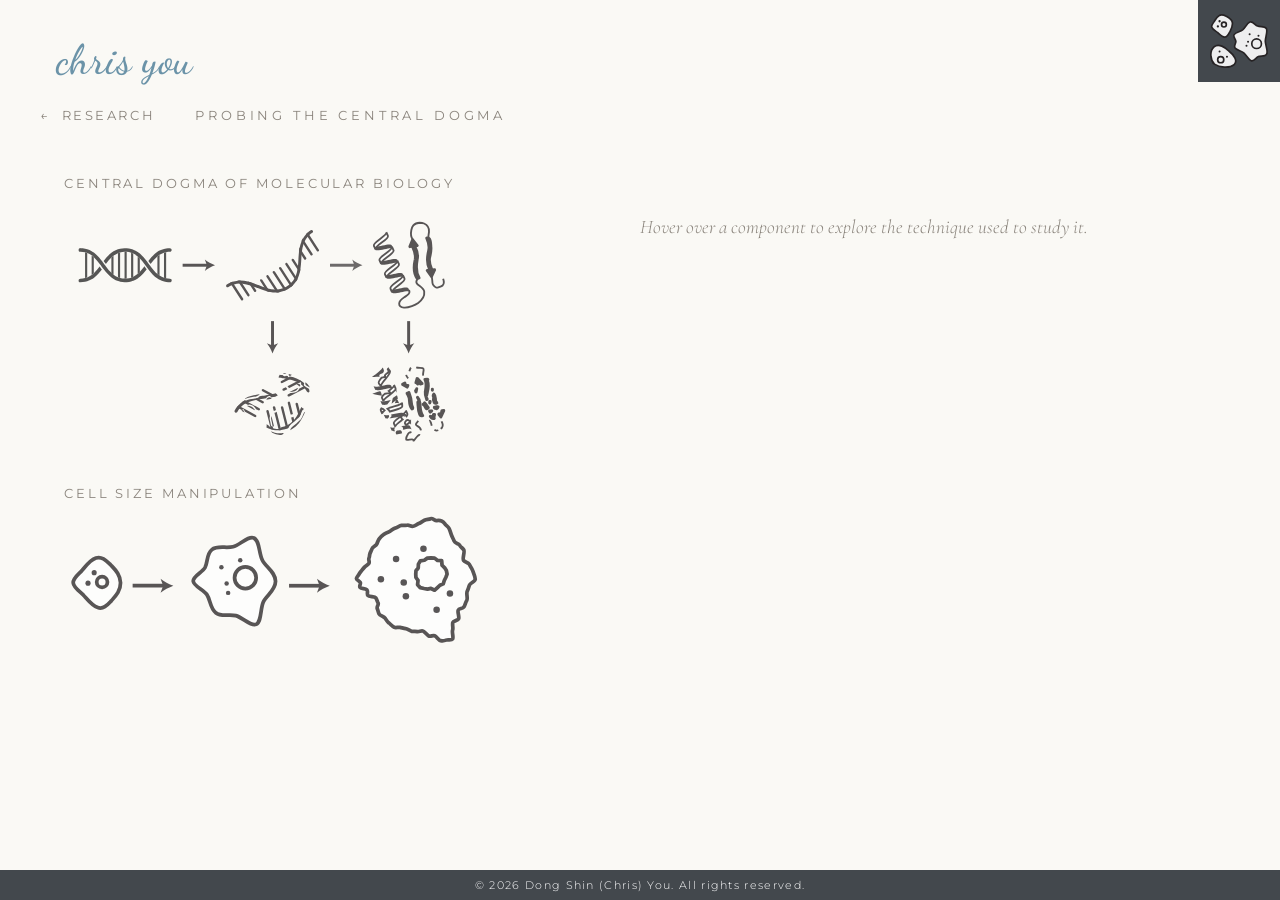
<file: tools.html>
<!DOCTYPE html>
<html lang="en">

<head>
  <meta charset="UTF-8" />
  <meta name="viewport" content="width=device-width, initial-scale=1.0" />
  <title>Tools – Chris You</title>
  <meta name="description"
    content="Tools and techniques used in Chris You's research — RNA-seq, SLAMseq, SILAC-TMT mass spectrometry, and live-cell MS2 imaging." />
  <meta property="og:title" content="Tools – Chris You" />
  <meta property="og:description" content="RNA-seq, SLAMseq, SILAC-TMT mass spectrometry, and live-cell MS2 imaging." />
  <meta property="og:image" content="resources/shared/portrait_about_2.jpg" />
  <meta property="og:type" content="website" />
  <link rel="icon" type="image/svg+xml" href="resources/shared/favicon.svg" />
  <link rel="preconnect" href="https://fonts.googleapis.com" />
  <link rel="preconnect" href="https://fonts.gstatic.com" crossorigin />
  <link
    href="https://fonts.googleapis.com/css2?family=Cormorant+Garamond:wght@300;400&family=Montserrat:wght@300;400&family=Dancing+Script:wght@500&family=Noto+Sans+KR:wght@300;400&display=swap"
    rel="stylesheet" />
  <link rel="stylesheet" href="shared.css" />
  <style>
    html,
    body {
      height: 100%;
      overflow: hidden;
    }

    body {
      font-family: "Cormorant Garamond", Georgia, serif;
      font-weight: 300;
      color: #2d2d2d;
      background: #faf9f5;
    }

    .tools-layout {
      height: 100vh;
      display: flex;
      flex-direction: row;
      overflow: hidden;
    }

    .tools-left-col {
      flex: 0 0 50%;
      display: flex;
      flex-direction: column;
      overflow: hidden;
    }

    .tools-nav-row {
      padding: 6.75rem 1rem 1.75rem 2.5rem;
      flex-shrink: 0;
      display: flex;
      align-items: baseline;
      gap: 2.5rem;
    }

    .tools-nav-row .pubs-section-label {
      margin-bottom: 0;
      display: inline;
    }

    .tools-nav-row .sub-panel-back {
      margin-bottom: 0;
    }

    .tools-body {
      flex: 1;
      display: flex;
      flex-direction: column;
      padding: 1.5rem 0 4rem 4rem;
      min-height: 0;
      overflow-y: visible;
    }

    .tools-diagrams {
      flex: 0 0 auto;
      display: flex;
      flex-direction: column;
      gap: 2rem;
      overflow: visible;
    }

    .cd-group {
      flex-shrink: 0;
    }

    .cd-diagram-label {
      font-family: "Montserrat", sans-serif;
      font-size: 0.82rem;
      font-weight: 400;
      letter-spacing: 0.22em;
      text-transform: uppercase;
      color: var(--panel-muted, #8a847c);
      margin-bottom: 1.5rem;
    }

    .cd-cell-svg,
    .cd-dogma-svg {
      width: 73%;
      height: auto;
      overflow: visible;
      display: block;
      margin: 0;
    }

    .cd-cell-outer {
      fill: rgba(107, 147, 168, 0.09);
      stroke: rgba(107, 147, 168, 0.45);
      stroke-width: 1.5;
      transition: fill 0.22s, stroke 0.22s;
    }

    .cd-cell-nucleus {
      fill: rgba(107, 147, 168, 0.18);
      stroke: rgba(107, 147, 168, 0.4);
      stroke-width: 1;
      transition: fill 0.22s;
    }

    .cd-cell-arrow-line {
      stroke: rgba(107, 147, 168, 0.45);
      stroke-width: 1.5;
      stroke-dasharray: 5 3;
      fill: none;
    }

    .cd-cell-arrow-head {
      fill: rgba(107, 147, 168, 0.45);
      transition: fill 0.22s;
    }

    .cd-dna-rect {
      fill: rgba(107, 147, 168, 0.07);
      stroke: rgba(107, 147, 168, 0.28);
      stroke-width: 1.5;
    }

    .cd-node-rect {
      fill: rgba(107, 147, 168, 0.09);
      stroke: rgba(107, 147, 168, 0.45);
      stroke-width: 1.5;
      transition: fill 0.22s, stroke 0.22s;
    }

    .cd-node-text {
      font-family: "Montserrat", sans-serif;
      font-size: 10.5px;
      font-weight: 400;
      fill: var(--panel-text, #2d2d2d);
      text-anchor: middle;
      dominant-baseline: central;
      pointer-events: none;
      letter-spacing: 0.12em;
      text-transform: uppercase;
    }

    .cd-label-text {
      font-family: "Montserrat", sans-serif;
      font-size: 8.5px;
      font-weight: 400;
      fill: var(--panel-muted, #8a847c);
      text-anchor: middle;
      pointer-events: none;
      letter-spacing: 0.14em;
      text-transform: uppercase;
    }

    .cd-arrow-line {
      stroke: rgba(107, 147, 168, 0.5);
      stroke-width: 1.5;
      fill: none;
      transition: stroke 0.22s;
    }

    .cd-arrow-head {
      fill: rgba(107, 147, 168, 0.5);
      transition: fill 0.22s;
    }

    .cd-arrow-line-dim {
      stroke: rgba(107, 147, 168, 0.27);
    }

    .cd-arrow-head-dim {
      fill: rgba(107, 147, 168, 0.27);
    }

    .cd-label-dim {
      fill: rgba(107, 147, 168, 0.4) !important;
    }

    .cd-arrow-dashed {
      stroke: rgba(107, 147, 168, 0.45);
      stroke-width: 1.5;
      stroke-dasharray: 4 3;
      fill: none;
      transition: stroke 0.22s;
    }

    .cd-arrow-turn {
      fill: rgba(107, 147, 168, 0.45);
      transition: fill 0.22s;
    }

    .cd-burst-dot {
      fill: rgba(107, 147, 168, 0.38);
      transition: fill 0.22s;
    }

    .cd-lyso-dot {
      fill: rgba(168, 130, 90, 0.42);
      transition: fill 0.22s;
    }

    @keyframes cd-shape-pulse {
      0% {
        filter: drop-shadow(0 0 0px rgba(200, 155, 90, 0));
      }

      50% {
        filter: drop-shadow(0 0 18px rgba(200, 140, 60, 1)) drop-shadow(0 0 6px rgba(200, 140, 60, 0.9));
      }

      100% {
        filter: drop-shadow(0 0 0px rgba(200, 155, 90, 0));
      }
    }

    .cd-hover-group {
      cursor: pointer;
      opacity: 0.75;
      animation: cd-shape-pulse 4.4s ease-in-out infinite;
      transition: opacity 0.18s, filter 0.18s;
    }

    .cd-hover-group:hover,
    .cd-hover-group.cd-active {
      opacity: 1;
      filter: drop-shadow(0 0 18px rgba(107, 147, 168, 1)) drop-shadow(0 0 6px rgba(107, 147, 168, 0.9));
      animation: none;
    }


    .tools-layout.cd-any-hover .cd-hover-group {
      animation: none;
      filter: none;
    }

    .tools-layout.cd-any-hover .cd-hover-group:hover,
    .tools-layout.cd-any-hover .cd-hover-group.cd-active {
      filter: drop-shadow(0 0 18px rgba(107, 147, 168, 1)) drop-shadow(0 0 6px rgba(107, 147, 168, 0.9));
    }

    .cd-hover-group[data-detail="lysosome"] {
      animation: cd-shape-pulse-lyso 4.4s ease-in-out infinite;
    }

    @keyframes cd-shape-pulse-lyso {
      0% {
        filter: drop-shadow(0 0 0px rgba(200, 140, 60, 0));
      }

      50% {
        filter: drop-shadow(0 0 22px rgba(200, 140, 60, 1)) drop-shadow(0 0 10px rgba(200, 140, 60, 1));
      }

      100% {
        filter: drop-shadow(0 0 0px rgba(200, 140, 60, 0));
      }
    }

    .cd-hover-group[data-detail="lysosome"]:hover,
    .cd-hover-group[data-detail="lysosome"].cd-active {
      animation: none;
    }

    .cd-hover-group:hover .cd-node-rect,
    .cd-hover-group.cd-active .cd-node-rect {
      fill: rgba(107, 147, 168, 0.22);
      stroke: rgba(107, 147, 168, 0.9);
    }

    .cd-hover-group:hover .cd-cell-outer,
    .cd-hover-group.cd-active .cd-cell-outer {
      fill: rgba(107, 147, 168, 0.2);
      stroke: rgba(107, 147, 168, 0.85);
    }

    .cd-hover-group:hover .cd-cell-nucleus,
    .cd-hover-group.cd-active .cd-cell-nucleus {
      fill: rgba(107, 147, 168, 0.35);
    }

    .cd-hover-group:hover .cd-cell-arrow-head,
    .cd-hover-group.cd-active .cd-cell-arrow-head {
      fill: rgba(107, 147, 168, 0.85);
    }

    .cd-hover-group:hover .cd-arrow-line,
    .cd-hover-group.cd-active .cd-arrow-line {
      stroke: rgba(107, 147, 168, 0.9);
    }

    .cd-hover-group:hover .cd-arrow-head,
    .cd-hover-group.cd-active .cd-arrow-head {
      fill: rgba(107, 147, 168, 0.9);
    }

    .cd-hover-group:hover .cd-arrow-dashed,
    .cd-hover-group.cd-active .cd-arrow-dashed {
      stroke: rgba(107, 147, 168, 0.88);
    }

    .cd-hover-group:hover .cd-arrow-turn,
    .cd-hover-group.cd-active .cd-arrow-turn {
      fill: rgba(107, 147, 168, 0.88);
    }

    .cd-hover-group:hover .cd-burst-dot,
    .cd-hover-group.cd-active .cd-burst-dot {
      fill: rgba(107, 147, 168, 0.9);
    }

    .cd-hover-group:hover .cd-lyso-dot,
    .cd-hover-group.cd-active .cd-lyso-dot {
      fill: rgba(200, 150, 90, 0.9);
    }

    .cd-dogma-svg>g:not(.cd-hover-group) {
      opacity: 0.65;
    }

    .tools-right-col {
      flex: 1;
      display: flex;
      flex-direction: column;
      gap: 0;
      min-height: 0;
      padding: 2.5rem 3rem 1.5rem 0;
    }

    .tools-key-panel {
      flex-shrink: 0;
      height: 148px;
      padding-bottom: 1rem;
      margin-bottom: 1rem;
    }

    .tools-detail-panel {
      flex: 1;
      display: flex;
      flex-direction: column;
      justify-content: flex-start;
      padding-top: 0.5rem;
      overflow-y: auto;
      min-height: 0;
    }

    .cd-detail-item {
      display: flex;
      flex-direction: column;
    }

    .tool-diagram-wrap {
      position: relative;
      margin-bottom: 0.85rem;
      flex-shrink: 0;
      background: transparent;
    }

    .tool-diagram-wrap object {
      position: absolute;
      top: 0;
      left: 0;
      width: 100%;
      height: 100%;
      background: transparent;
    }

    .cd-detail-hint {
      font-family: "Cormorant Garamond", Georgia, serif;
      font-size: 1.2rem;
      font-weight: 300;
      color: var(--panel-muted, #8a847c);
      font-style: italic;
      line-height: 1.65;
    }

    .cd-detail-name {
      font-family: "Cormorant Garamond", Georgia, serif;
      font-size: 1.6rem;
      font-weight: 400;
      color: var(--panel-text, #2d2d2d);
      line-height: 1.25;
      margin-bottom: 0.2rem;
    }

    .cd-detail-cat {
      font-family: "Cormorant Garamond", Georgia, serif;
      font-style: italic;
      font-size: 1.2rem;
      color: var(--panel-muted, #8a847c);
      margin-bottom: 0.85rem;
    }

    .cd-detail-body {
      font-family: "Montserrat", sans-serif;
      font-size: 0.86rem;
      font-weight: 300;
      color: var(--panel-subtle, #6a6560);
      line-height: 1.82;
    }

    .sub-panel-back {
      display: inline-flex;
      align-items: center;
      gap: 0.4em;
      background: none;
      border: none;
      cursor: pointer;
      font-family: "Montserrat", sans-serif;
      font-size: 0.8rem;
      font-weight: 400;
      letter-spacing: 0.2em;
      text-transform: uppercase;
      color: var(--panel-muted, #8a847c);
      padding: 0;
      transition: color 0.2s;
      text-decoration: none;
    }

    .sub-panel-back:hover {
      color: var(--panel-text, #2d2d2d);
    }

    /* ── Mobile ── */
    @media (max-width: 768px) {

      html,
      body {
        overflow: auto;
      }

      .tools-layout {
        flex-direction: column;
        height: auto;
        overflow: visible;
      }

      .tools-left-col {
        flex: none;
        width: 100%;
        overflow: visible;
      }

      .tools-nav-row {
        padding: 5.5rem 1.25rem 1rem 1.25rem;
      }

      .tools-body {
        padding: 0 1.25rem 2rem;
      }

      .tools-diagrams {
        display: none;
      }

      .cd-diagram-label {
        font-size: 0.7rem;
      }

      .tools-body {
        padding-bottom: 0;
      }

      .tools-right-col {
        width: 100% !important;
        height: auto;
        min-height: 0;
        border-left: none;
        border-top: 1px solid var(--panel-border, #ddd8d0);
        padding: 1.25rem 1.25rem 2rem;
      }

      .tools-key-panel {
        display: none;
      }

      .tools-detail-panel {
        overflow-y: visible;
      }

      /* Show all detail items as static scroll content */
      .cd-detail-item {
        display: block !important;
        border-bottom: 1px solid rgba(0, 0, 0, 0.07);
        padding-bottom: 1.75rem;
        margin-bottom: 1.75rem;
      }

      .cd-detail-item:last-child {
        border-bottom: none;
        margin-bottom: 0;
      }

      #cdDefault {
        display: none !important;
      }

      /* Disable interactive animations on mobile */
      .cd-hover-group {
        animation: none !important;
        cursor: default;
      }
    }
  </style>
</head>

<body>

  <a href="index.html" class="logo">chris you</a>
  <div class="cell-nav-wrap" id="menuBtn" role="button" aria-label="Open navigation menu" tabindex="0">
    <svg class="cell-nav-svg" id="Layer_1" data-name="Layer 1" xmlns="http://www.w3.org/2000/svg"
      viewBox="0 0 276.8 257.7">
      <defs>
        <style>
          .cls-1 {
            fill: none;
          }

          .cls-1,
          .cls-2 {
            stroke: #231f20;
            stroke-miterlimit: 10;
            stroke-width: 8px;
          }

          .cls-3 {
            fill: #231f20;
          }

          .cls-4,
          .cls-2 {
            fill: #fff;
          }
        </style>
      </defs>
      <g>
        <path class="cls-4"
          d="M21.12,239.37c-19-18.36-25.62-61.92-1.85-82.42,21.24-18.69,53.99,1.77,71.87,20.93,21.42,16.64,43.69,45.97,24.1,63.49-22.13,19.33-71.59,13.84-94.13-2Z" />
        <path class="cls-1"
          d="M21.12,239.37c-19-18.36-25.62-61.92-1.85-82.42,21.24-18.69,53.99,1.77,71.87,20.93,21.42,16.64,43.69,45.97,24.1,63.49-22.13,19.33-71.59,13.84-94.13-2Z" />
      </g>
      <g>
        <g>
          <path class="cls-4"
            d="M106.63,40.51c3.02,17.4-6.1,32.4-12.3,44.84-6.15,11.59-12.09,26.14-24.43,25.37-12.31-1.22-23.86-14.13-34.12-22.77-10.3-7.78-23.79-15.14-27.26-24.74-3.5-9.14,5.26-17.98,11.24-26.73,6.03-9.61,11.9-22.88,24.67-29.46C57.22,0,69.14,6.75,79.61,11.69c10.42,5.8,23.98,11.88,27.02,28.82Z" />
          <path class="cls-1"
            d="M106.63,40.51c3.02,17.4-6.1,32.4-12.3,44.84-6.15,11.59-12.09,26.14-24.43,25.37-12.31-1.22-23.86-14.13-34.12-22.77-10.3-7.78-23.79-15.14-27.26-24.74-3.5-9.14,5.26-17.98,11.24-26.73,6.03-9.61,11.9-22.88,24.67-29.46C57.22,0,69.14,6.75,79.61,11.69c10.42,5.8,23.98,11.88,27.02,28.82Z" />
        </g>
        <circle class="cls-2" cx="66.51" cy="50.61" r="11.49" />
        <circle class="cls-3" cx="45.66" cy="34.7" r="5.48" />
        <circle class="cls-3" cx="37.62" cy="59.49" r="5.48" />
      </g>
      <g>
        <path class="cls-4"
          d="M270.83,190.51c-6.89,15.4-28.95,7.23-40.28,12.65-11.66,4.91-20.09,24.8-33.71,19.75-13.2-4.91-23.04-27.42-35.66-37.46-12.66-9.29-34.27-12.61-41.52-22.69-7.52-9.71,4.43-21.71,3.71-32.2-.7-10.17-14.93-22.08-8.32-32.16,6.65-10.82,29.31-14.05,40.81-22.74,11.91-9.66,20.49-32.37,34.64-37.5,13.72-4.98,23.71,14.52,36.6,19.57,12.85,5.79,35.03-1.93,42.05,12.42,7.21,15.49-5.47,41.58-5.18,60.2.29,18.05,13.78,44.02,6.85,60.16Z" />
        <path class="cls-1"
          d="M270.83,190.51c-6.89,15.4-28.95,7.23-40.28,12.65-11.66,4.91-20.09,24.8-33.71,19.75-13.2-4.91-23.04-27.42-35.66-37.46-12.66-9.29-34.27-12.61-41.52-22.69-7.52-9.71,4.43-21.71,3.71-32.2-.7-10.17-14.93-22.08-8.32-32.16,6.65-10.82,29.31-14.05,40.81-22.74,11.91-9.66,20.49-32.37,34.64-37.5,13.72-4.98,23.71,14.52,36.6,19.57,12.85,5.79,35.03-1.93,42.05,12.42,7.21,15.49-5.47,41.58-5.18,60.2.29,18.05,13.78,44.02,6.85,60.16Z" />
      </g>
      <circle class="cls-2" cx="222.42" cy="141.79" r="23.07" />
      <circle class="cls-3" cx="174.28" cy="151.44" r="4.81" />
      <circle class="cls-3" cx="189.08" cy="96.85" r="4.81" />
      <circle class="cls-3" cx="181.57" cy="132.46" r="4.81" />
      <circle class="cls-3" cx="231.39" cy="104.05" r="4.81" />
      <circle class="cls-2" cx="51.14" cy="218.21" r="14.6" />
      <circle class="cls-3" cx="45.66" cy="179.31" r="4.81" />
      <circle class="cls-3" cx="80.98" cy="203.61" r="4.81" />
    </svg>
  </div>

  <div class="tools-layout">
    <div class="tools-left-col">
      <div class="tools-nav-row">
        <a class="sub-panel-back" href="research.html">&#x2190;&nbsp;&nbsp;research</a>
        <span class="pubs-section-label">probing the central dogma</span>
      </div>

      <div class="tools-body">

        <!-- Left: diagrams -->
        <div class="tools-diagrams">

          <!-- Cell size diagram -->
          <div class="cd-group">
            <div class="cd-diagram-label">Central dogma of molecular biology</div>
            <svg class="cd-dogma-svg" viewBox="70 430 1130 640" xmlns="http://www.w3.org/2000/svg">
              <defs>
                <style>
                  .cd0,
                  .cd1,
                  .cd2,
                  .cd3,
                  .cd4 {
                    fill: none
                  }

                  .cd0,
                  .cd1,
                  .cd5 {
                    stroke-miterlimit: 10
                  }

                  .cd0,
                  .cd1,
                  .cd5,
                  .cd3,
                  .cd4,
                  .cd6 {
                    stroke: #231f20
                  }

                  .cd0,
                  .cd3,
                  .cd6 {
                    stroke-width: 8px
                  }

                  .cd7,
                  .cd6 {
                    fill: #231f20
                  }

                  .cd1,
                  .cd5,
                  .cd4 {
                    stroke-width: 5px
                  }

                  .cd5 {
                    fill: #fff
                  }

                  .cd3,
                  .cd4,
                  .cd6 {
                    stroke-linejoin: round
                  }
                </style>
              </defs>
              <g>
                <path class="cd2" d="M220.8,530.6v68.7c3.7,1,7.6,1.6,11.9,1.7v-72.1c-4.3.1-8.2.7-11.9,1.7Z" />
                <path class="cd2" d="M238.4,529.1v71.8c4.3-.3,8.2-1.1,11.9-2.3v-67.2c-3.7-1.2-7.6-2-11.9-2.3Z" />
                <path class="cd2" d="M256.1,533.7v62.6c4.3-2.1,8.3-4.8,11.9-7.9v-46.8c-3.6-3.1-7.6-5.8-11.9-7.9Z" />
                <path class="cd2" d="M203.1,539.5v51c3.6,2.8,7.6,5.1,11.9,6.9v-64.9c-4.3,1.8-8.3,4.1-11.9,6.9Z" />
                <path class="cd2" d="M144.3,591.2v-52.4c-3.6-2.7-7.6-4.9-11.9-6.6v65.6c4.3-1.7,8.3-3.9,11.9-6.6Z" />
                <path class="cd2" d="M326.8,537v56c3.6,2.4,7.6,4.3,11.9,5.7v-67.4c-4.3,1.4-8.3,3.3-11.9,5.7Z" />
                <path d="M338.7,598.7c1.8.6,3.8,1.1,5.8,1.5v-70.3c-2,.4-3.9.9-5.8,1.5v67.4Z" />
                <path d="M326.8,537c-2,1.3-3.9,2.7-5.8,4.3v47.4c1.8,1.6,3.8,3,5.8,4.3v-56Z" />
                <path d="M268,541.6v46.8c2-1.7,3.9-3.5,5.8-5.5v-35.9c-1.9-1.9-3.8-3.8-5.8-5.5Z" />
                <path d="M250.3,531.4v67.2c2-.7,3.9-1.4,5.8-2.3v-62.6c-1.8-.9-3.8-1.7-5.8-2.3Z" />
                <path
                  d="M234.3,528.9c-.5,0-1.1,0-1.6,0v72.1c.5,0,1,0,1.6,0,1.4,0,2.8,0,4.2-.2v-71.8c-1.4,0-2.8-.2-4.2-.2Z" />
                <path d="M215,532.6v64.9c1.8.8,3.8,1.4,5.8,1.9v-68.7c-2,.5-3.9,1.2-5.8,1.9Z" />
                <path d="M203.1,539.5c-2,1.5-3.9,3.2-5.8,5v41.1c1.9,1.8,3.8,3.4,5.8,5v-51Z" />
                <path d="M144.3,591.2c2-1.5,3.9-3.1,5.8-4.8v-42.8c-1.8-1.7-3.8-3.3-5.8-4.8v52.4Z" />
                <path d="M132.4,532.2c-1.8-.7-3.8-1.3-5.8-1.8v69.2c2-.5,3.9-1.1,5.8-1.8v-65.6Z" />
                <path
                  d="M114.1,519.3c4.5,0,8.7.4,12.6,1.2,2,.4,3.9.9,5.8,1.5,4.3,1.3,8.2,3.1,11.9,5.2,2,1.2,3.9,2.4,5.8,3.8,8.4,6.2,15.2,14.2,21.7,22.7.8,1.1,1.6,2.1,2.4,3.2,1.3,1.7,2.6,3.5,3.9,5.2.7,1,1.4,1.9,2.1,2.8.8,1.1,1.6,2.2,2.4,3.2,4.7,6.3,9.5,12.2,14.8,17.3,1.9,1.8,3.8,3.4,5.8,5,3.6,2.8,7.6,5.1,11.9,6.9,1.8.8,3.8,1.4,5.8,1.9,3.7,1,7.6,1.6,11.9,1.7.5,0,1,0,1.6,0,1.4,0,2.8,0,4.2-.2,4.3-.3,8.2-1.1,11.9-2.3,2-.7,3.9-1.4,5.8-2.3,4.3-2.1,8.3-4.8,11.9-7.9,2-1.7,3.9-3.5,5.8-5.5,4.3-4.5,8.3-9.5,12.2-14.7.5.6.9,1.3,1.4,1.9,1.5,2,3,4.1,4.6,6.2-5.5,7.2-11.3,14.2-18.2,19.9-1.8,1.6-3.8,3-5.8,4.4-3.7,2.5-7.6,4.6-11.9,6.2-1.9.7-3.8,1.3-5.8,1.9-3.7,1-7.7,1.6-11.9,1.9-1.4,0-2.8.1-4.2.1s-1.1,0-1.6,0c-4.2,0-8.2-.6-11.9-1.4-2-.4-3.9-.9-5.8-1.6-4.3-1.4-8.2-3.3-11.9-5.5-2-1.2-3.9-2.5-5.8-4-8-6.1-14.6-13.9-20.8-22-.8-1.1-1.6-2.1-2.4-3.2-1.3-1.7-2.6-3.5-3.9-5.2-.7-1-1.4-1.9-2.1-2.9-.8-1.1-1.6-2.2-2.4-3.2-5-6.6-10-12.9-15.7-18.2-1.9-1.7-3.8-3.3-5.8-4.8-3.6-2.7-7.6-4.9-11.9-6.6-1.8-.7-3.8-1.3-5.8-1.8-3.9-.9-8-1.5-12.6-1.5s-4.8-2.2-4.8-4.8,2.2-4.8,4.8-4.8Z" />
                <path
                  d="M354.5,519.3c2.7,0,4.8,2.2,4.8,4.8s-2.1,4.8-4.8,4.8-6.9.3-10,.9c-2,.4-3.9.9-5.8,1.4-4.3,1.4-8.3,3.3-11.9,5.7-2,1.3-3.9,2.7-5.8,4.3-6.8,5.7-12.6,12.9-18.3,20.5-.5-.6-.9-1.3-1.4-1.9-1.5-2-3-4.1-4.6-6.2,7.1-9.3,14.7-18.1,24.3-24.5,1.8-1.2,3.8-2.4,5.8-3.4,3.7-1.9,7.6-3.4,11.9-4.5,1.9-.5,3.8-.9,5.8-1.2,3.1-.5,6.5-.7,10-.7Z" />
                <path
                  d="M165.8,568.2c.5.6.9,1.3,1.4,1.9,1.5,2,3,4.1,4.6,6.2-6.4,8.4-13.3,16.5-21.7,22.7-1.8,1.4-3.8,2.6-5.8,3.8-3.7,2.1-7.6,3.9-11.9,5.2-1.9.6-3.8,1.1-5.8,1.5-3.9.8-8.1,1.2-12.6,1.2s-4.8-2.2-4.8-4.8,2.2-4.8,4.8-4.8c4.5,0,8.7-.5,12.6-1.5,2-.5,3.9-1.1,5.8-1.8,4.3-1.7,8.3-3.9,11.9-6.6,2-1.5,3.9-3.1,5.8-4.8,5.7-5.3,10.7-11.6,15.7-18.2Z" />
                <path
                  d="M234.3,519.3c1.4,0,2.8,0,4.2.1,4.2.3,8.2.9,11.9,1.9,2,.5,3.9,1.1,5.8,1.9,4.3,1.6,8.2,3.8,11.9,6.2,2,1.4,3.9,2.8,5.8,4.4,6.8,5.7,12.6,12.7,18.2,19.9.8,1.1,1.6,2.1,2.4,3.2,1.3,1.7,2.6,3.5,3.9,5.2.7,1,1.4,1.9,2.1,2.8.8,1.1,1.6,2.2,2.4,3.2,5.7,7.6,11.5,14.8,18.3,20.5,1.8,1.6,3.8,3,5.8,4.3,3.6,2.4,7.6,4.3,11.9,5.7,1.9.6,3.8,1.1,5.8,1.5,3.1.6,6.4.9,10,.9s4.8,2.2,4.8,4.8-2.1,4.8-4.8,4.8-6.8-.3-10-.7c-2-.3-3.9-.7-5.8-1.2-4.3-1.1-8.2-2.6-11.9-4.5-2-1-3.9-2.2-5.8-3.4-9.6-6.4-17.2-15.2-24.3-24.5-.8-1.1-1.6-2.1-2.4-3.2-1.3-1.7-2.6-3.5-3.9-5.2-.7-1-1.4-1.9-2.1-2.9-.8-1.1-1.6-2.2-2.4-3.2-3.9-5.2-7.9-10.3-12.2-14.7-1.9-1.9-3.8-3.8-5.8-5.5-3.6-3.1-7.6-5.8-11.9-7.9-1.8-.9-3.8-1.7-5.8-2.3-3.7-1.2-7.6-2-11.9-2.3-1.4-.1-2.8-.2-4.2-.2s-1.1,0-1.6,0c-4.3.1-8.2.7-11.9,1.7-2,.5-3.9,1.2-5.8,1.9-4.3,1.8-8.3,4.1-11.9,6.9-2,1.5-3.9,3.2-5.8,5-5.3,5.1-10.1,11.1-14.8,17.3-.5-.6-.9-1.3-1.4-1.9-1.5-2-3-4.1-4.6-6.2,6.2-8.1,12.8-15.9,20.8-22,1.8-1.4,3.8-2.7,5.8-4,3.7-2.2,7.6-4.1,11.9-5.5,1.9-.6,3.8-1.1,5.8-1.6,3.7-.8,7.7-1.3,11.9-1.4.5,0,1.1,0,1.6,0Z" />
              </g>
              <g class="cd-hover-group" data-detail="rnaseq">
                <rect fill="transparent" pointer-events="all" x="470" y="435" width="320" height="250" />
                <path class="cd7"
                  d="M725.1,476.9c2.4-2.1,5.1-4.1,8-6,1.9-1.2,4.4-.7,5.6,1.2s.7,4.4-1.2,5.6c-3,1.9-5.6,3.9-8,6.1-1.7,1.5-3.2,3.1-4.6,4.7-3.4,3.9-6.1,8.1-8.3,12.6-1.1,2.4-2.1,4.8-3,7.3-2.1,6.1-3.3,12.6-4.2,19.2-.4,3.4-.8,6.8-1,10.3-.1,1.5-.2,3.1-.3,4.6-.1,2.3-.3,4.6-.4,7,0,.3,0,.7,0,1-.5,8.6-1.1,17.4-2.4,25.9-.5,3.1-1.1,6.1-1.8,9.1-1.4,5.6-3.2,11.1-5.8,16.3-1.1,2.2-2.3,4.3-3.6,6.3-2.5,3.9-5.6,7.6-9.2,11.1-1.5,1.5-3.2,2.9-4.9,4.3-1.8,1.4-3.6,2.7-5.6,4s-4,2.4-5.9,3.5c-2,1-4,1.9-5.9,2.7-4.7,1.9-9.3,3.1-13.9,3.8-2.4.4-4.8.6-7.2.7-5.8.2-11.6-.3-17.3-1.4-3-.6-6-1.3-9-2.1-8.3-2.3-16.5-5.3-24.6-8.4-.3-.1-.7-.2-1-.4-2.2-.8-4.4-1.7-6.5-2.5-.8-.3-1.5-.6-2.3-.8-3.3-1.2-6.6-2.4-9.9-3.4-7.1-2.3-14.1-4-21.2-4.7-2.6-.3-5.3-.4-7.9-.3-4.9.1-9.9.8-14.9,2.4-2.1.6-4.1,1.4-6.2,2.3-2.9,1.3-5.9,2.9-8.8,4.8-1.9,1.2-4.4.7-5.6-1.2s-.7-4.4,1.2-5.6c2.9-1.9,5.9-3.5,8.8-4.9,2-1,4.1-1.8,6.1-2.5,4.8-1.7,9.6-2.7,14.4-3.1,2.5-.2,5-.3,7.5-.3,6.7.1,13.4,1.2,20,2.8,3.2.8,6.3,1.7,9.4,2.7,6,1.9,11.9,4.2,17.8,6.4.3.1.7.2,1,.4,2.2.8,4.4,1.7,6.5,2.5,3.2,1.2,6.3,2.3,9.4,3.4,3.2,1.1,6.4,2.1,9.6,2.9,6.1,1.6,12.2,2.7,18.3,3,2.5.1,5,0,7.6-.2,4.7-.4,9.5-1.4,14.3-3.2,2-.7,4-1.6,6-2.6,2-1,4-2.1,6-3.4s3.9-2.6,5.6-4c1.7-1.4,3.4-2.9,4.8-4.4,3.6-3.6,6.5-7.6,8.8-11.7,1.2-2.2,2.3-4.5,3.3-6.8,2.3-5.7,3.8-11.7,4.8-17.9.5-3.2.9-6.6,1.3-9.9.3-3.3.6-6.6.8-9.9.1-2.3.3-4.6.4-7,0-.3,0-.7,0-1,.4-7,.9-14,1.7-20.9.4-3.2.9-6.4,1.5-9.5,1.2-6,2.9-11.9,5.3-17.5,1-2.3,2.1-4.5,3.3-6.7,2.4-4.1,5.2-8.1,8.8-11.8,1.5-1.6,3.1-3.1,4.8-4.5Z" />
                <path class="cd7"
                  d="M725.1,476.9l29.9,46.2c1,1.5.5,3.5-1,4.5s-3.5.5-4.5-1l-29.2-45.1c1.5-1.6,3.1-3.1,4.8-4.5Z" />
                <path class="cd7"
                  d="M711.6,493.2l26.4,40.8c1,1.5.5,3.5-1,4.5s-3.5.5-4.5-1l-24.3-37.6c1-2.3,2.1-4.5,3.3-6.7Z" />
                <path class="cd7"
                  d="M683.1,548.1c1.5-1,3.5-.5,4.5,1l17.6,27.3c-.5,3.1-1.1,6.1-1.8,9.1l-21.3-32.9c-1-1.5-.5-3.5,1-4.5Z" />
                <path class="cd7"
                  d="M666.1,559.1c1.5-1,3.5-.5,4.5,1l27,41.7c-1.1,2.2-2.3,4.3-3.6,6.3l-28.8-44.5c-1-1.5-.5-3.5,1-4.5Z" />
                <path class="cd7"
                  d="M649.1,570.1c1.5-1,3.5-.5,4.5,1l31.2,48.2c-1.5,1.5-3.2,2.9-4.9,4.3l-31.6-48.9c-1-1.5-.5-3.5,1-4.5Z" />
                <path class="cd7"
                  d="M632.2,581.1c1.5-1,3.5-.5,4.5,1l31.6,48.9c-2,1-4,1.9-5.9,2.7l-31.2-48.2c-1-1.5-.5-3.5,1-4.5Z" />
                <path class="cd7"
                  d="M615.2,592.1c1.5-1,3.5-.5,4.5,1l28.8,44.5c-2.4.4-4.8.6-7.2.7l-27-41.7c-1-1.5-.5-3.5,1-4.5Z" />
                <path class="cd7"
                  d="M598.2,603c1.5-1,3.5-.5,4.5,1l21.3,32.9c-3-.6-6-1.3-9-2.1l-17.6-27.3c-1-1.5-.5-3.5,1-4.5Z" />
                <path class="cd7"
                  d="M536.5,606.5c2.5-.2,5-.3,7.5-.3l24.3,37.6c1,1.5.5,3.5-1,4.5s-3.5.5-4.5-1l-26.4-40.8Z" />
                <path class="cd7"
                  d="M516.1,612.1c2-1,4.1-1.8,6.1-2.5l29.2,45.1c1,1.5.5,3.5-1,4.5s-3.5.5-4.5-1l-29.9-46.2Z" />
                <path class="cd7"
                  d="M563.9,609c3.2.8,6.3,1.7,9.4,2.7l13.1,20.3c1,1.5.5,3.5-1,4.5s-3.5.5-4.5-1l-17.1-26.5Z" />
                <path class="cd7"
                  d="M702.9,517.5l17.9,27.7c1,1.5.5,3.5-1,4.5s-3.5.5-4.5-1l-14-21.6c.4-3.2.9-6.4,1.5-9.5Z" />
              </g>
              <g class="cd-hover-group" data-detail="tmt">
                <rect fill="transparent" pointer-events="all" x="850" y="425" width="370" height="285" />
                <path class="cd7" d="M955.4,521.8c-4-8.9-45.5,9.5-49.4.6l-4.4-9.8c4,8.9,45.5-9.5,49.4-.6l4.4,9.8Z" />
                <path class="cd5"
                  d="M907.1,522.3c-4-8.9,37.5-27.4,33.5-36.4l-4.4-9.8c4,8.9-37.5,27.4-33.5,36.4l4.4,9.8Z" />
                <g>
                  <path class="cd7" d="M970.5,560.8c-4-8.9-45.5,9.5-49.4.6l-4.4-9.8c4,8.9,45.5-9.5,49.4-.6l4.4,9.8Z" />
                  <path class="cd5"
                    d="M922.2,561.3c-4-8.9,37.5-27.4,33.5-36.4l-4.4-9.8c4,8.9-37.5,27.4-33.5,36.4l4.4,9.8Z" />
                </g>
                <g>
                  <path class="cd7" d="M985,598.2c-4-8.9-45.5,9.5-49.4.6l-4.4-9.8c4,8.9,45.5-9.5,49.4-.6l4.4,9.8Z" />
                  <path class="cd5"
                    d="M936.7,598.6c-4-8.9,37.5-27.4,33.5-36.4l-4.4-9.8c4,8.9-37.5,27.4-33.5,36.4l4.4,9.8Z" />
                </g>
                <g>
                  <path class="cd7" d="M1000.1,637.2c-4-8.9-45.5,9.5-49.4.6l-4.4-9.8c4,8.9,45.5-9.5,49.4-.6l4.4,9.8Z" />
                  <path class="cd5"
                    d="M951.7,637.6c-4-8.9,37.5-27.4,33.5-36.4l-4.4-9.8c4,8.9-37.5,27.4-33.5,36.4l4.4,9.8Z" />
                </g>
                <path class="cd1"
                  d="M996.6,632.6c3,2,2.2,6.5-.5,9.8-2.7,3.3-6.9,5.7-10.7,8.2-7.2,4.7-14.6,11.2-14.6,17.9,0,5.8,5.8,9.8,12.7,10.4,6.9.7,14.5-1.4,21.5-4,6-2.3,11.8-5,16.9-8.7,10.9-7.8,17.4-19.8,16.2-30-1.9-16.8-33.8-18.2-15.8-36.8" />
                <g>
                  <g>
                    <path class="cd7"
                      d="M1024,599c-2,0-4,1-5,1-11-15-9-33-5-51,2-12-2-23-7-34,2,0,5-1,6,0,6,11,9,23,6,35-3,17-4,34,5,49h0Z" />
                    <path class="cd3"
                      d="M1024,599c-2,0-4,1-5,1-11-15-9-33-5-51,2-12-2-23-7-34,2,0,5-1,6,0,6,11,9,23,6,35-3,17-4,34,5,49h0Z" />
                  </g>
                  <polygon class="cd6" points="1007 496.7 1019.2 512.3 999.6 515 1007 496.7" />
                </g>
                <g>
                  <g>
                    <path class="cd7"
                      d="M1045,492c12-1,10,17,11,25,1,10-2,20-4,30-1,10,2,20,6,29-2,0-4,1-5,1-9-16-7-34-3-51,3-12,0-23-5-34h0Z" />
                    <path class="cd3"
                      d="M1045,492c12-1,10,17,11,25,1,10-2,20-4,30-1,10,2,20,6,29-2,0-4,1-5,1-9-16-7-34-3-51,3-12,0-23-5-34h0Z" />
                  </g>
                  <polygon class="cd6" points="1057.7 595.2 1046.2 579.1 1065.9 577.2 1057.7 595.2" />
                </g>
                <path class="cd4"
                  d="M1007.5,496.2c-5.8-7-5.8-17.1-4-25.9.9-4.4,2.4-8.8,5.3-12.3,4.2-4.9,10.9-7,17.3-7.2,3.9,0,7.9.5,11.6,2.1,8.5,3.7,13.9,13.2,13.2,22.4-.4,5.3-2.4,10.6-1.3,15.7" />
                <path class="cd4"
                  d="M1055.4,594.7c.7-.2,1.3.3,1.7.8,4.5,5.6,1.1,14.3,4.2,20.8,1,2.1,2.6,3.8,4.3,5.4,1.6,1.5,3.4,3.1,5.7,3.4,1.5.2,3.1-.2,4.6-.6,2.5-.7,5-1.6,7.4-2.7,1.5-.6,3-1.3,4.2-2.4,2.4-2.1,3.4-5.4,3.3-8.6,0-3.2-.9-6.3-1.8-9.3" />
              </g>
              <g class="cd-hover-group" data-detail="ms2">
                <rect fill="transparent" pointer-events="all" x="375" y="540" width="120" height="50" />
                <line class="cd0" x1="388.8" y1="565" x2="456.6" y2="565" />
                <path class="cd7"
                  d="M475.9,565c-9.1,3.4-20.4,9.1-27.4,15.2l5.5-15.2-5.5-15.2c7,6.1,18.3,11.8,27.4,15.2Z" />
              </g>
              <g>
                <line class="cd0" x1="784.9" y1="565" x2="852.8" y2="565" />
                <path class="cd7"
                  d="M872.1,565c-9.1,3.4-20.4,9.1-27.4,15.2l5.5-15.2-5.5-15.2c7,6.1,18.3,11.8,27.4,15.2Z" />
              </g>
              <g class="cd-hover-group" data-detail="slamseq">
                <rect fill="transparent" pointer-events="all" x="530" y="700" width="200" height="380" />
                <line class="cd0" x1="630.4" y1="715.2" x2="630.4" y2="783.1" />
                <path class="cd7"
                  d="M630.4,802.4c-3.4-9.1-9.1-20.4-15.2-27.4l15.2,5.5,15.2-5.5c-6.1,7-11.8,18.3-15.2,27.4Z" />
                <g>
                  <path class="cd7" d="M667.5,854.5c-3.1.2-6.2.5-9.3.7,2.5,3.2,6.8,2.3,9.3-.7Z" />
                  <path class="cd7"
                    d="M673.9,860.7c3.2,3.2,6,1.3,7.8-1.5-.8-.2-1.6-.4-2.4-.6-1.6-.4-3.3-.7-5-1-.5,1.1-.8,2.2-.4,3.1Z" />
                  <path class="cd7"
                    d="M559.7,923.3c9.3-3.9,17.3-3.8,26.6-5.5,3.8-1.3,8-2.9,9.5-6-3.8.6-7.6,1.2-11.4,1.9-3.2.6-6.4,1.3-9.6,2.2-6.6,1.7-12.9,4-18.8,7.1,0,0,0,0,0,0,1.5.5,2.8.7,3.6.3Z" />
                  <path class="cd7"
                    d="M623.8,920.2c-4.6-.8-8.7,2.4-9.9,6.3,4.7-.7,9.5-1.5,14.1-2.5-1-2.1-3.2-3.6-4.2-3.9Z" />
                  <path class="cd7"
                    d="M660.2,1015.6c-.9.2-1.7.3-2.5.4-2.2.3-4.4.5-6.5.6-5.1.1-10-.4-14.6-1.6-2.5-.6-4.9-1.4-7.2-2.3-1.4-.5-2.8-1.1-4.2-1.8.1.2.2.4.4.5,6.4,8.4,32.8,14.5,34.7,4.2Z" />
                  <path class="cd7"
                    d="M715.2,960.9c-3.9,8.2-6.1,18-14.4,23.6-7.2,8.2-19.6,13.9-23,23.7,4.5-2.1,8.5-4.6,12.2-7.5,1.9-1.5,3.7-3.1,5.4-4.8,4.1-4.1,7.7-8.7,10.8-13.6,1.7-2.6,3.2-5.3,4.6-8,2.7-5,5-10.3,7.3-15.6-1.5.5-2.7,1.6-2.9,2.1Z" />
                  <path class="cd7"
                    d="M704,885.2c-2.6-2-5.8-1.4-9.1-.1,1.4.7,2.7,1.4,4,2.2,1.8,1.1,3.5,2.3,5.2,3.6,1.3-2.6.7-5.6-.1-5.7Z" />
                  <path class="cd7"
                    d="M630.5,911.2c-3.2.8-6.5,1.5-9.8,2.1-3.2.6-6.5,1.1-9.9,1.6-2.3.3-4.6.6-6.9,1-.3,0-.7.1-1,.1-2.4.3-4.9.7-7.3,1.1-1.1,2.2-3.5,3.6-6.1,4.7-1.1.5-2.3.9-3.4,1.3-2.1.4-4.1.7-6.1.9-6.9.9-13.4,1.5-20.6,4.6-.8.4-2.2.2-3.6-.3-2.2,1.2-4.3,2.4-6.4,3.8-3.9,2.7-7.6,5.9-11.1,9.6-1.4,1.6-2.8,3.3-4.2,5.1-1.9,2.6-3.7,5.4-5.4,8.5-1.1,2-.3,4.4,1.6,5.5,2,1.1,4.4.3,5.5-1.6,1.7-3.1,3.5-5.9,5.4-8.4,1.4-1.8,2.8-3.5,4.3-5,3.6-3.7,7.6-6.7,11.9-9.2,2.3-1.3,4.6-2.5,7.1-3.5,6.5-2.8,13.5-4.6,20.8-6.1,3.4-.7,6.8-1.2,10.3-1.8.8-.1,1.6-.2,2.4-.4,2.3-.3,4.6-.6,6.9-1,.3,0,.7,0,1-.1,2.4-.3,4.9-.7,7.4-1.1,1.2-4,5.4-7.1,9.9-6.3,1,.3,3.2,1.7,4.2,3.9,1.4-.3,2.8-.6,4.1-.9,3-.7,6-1.6,8.9-2.5,1.4-.5,2.9-1,4.3-1.5-1.5-2.4-3.7-4.5-6.2-6.4-2.7.9-5.4,1.7-8.2,2.4Z" />
                  <path class="cd7"
                    d="M707.8,945.8c-.2.4-.3.8-.5,1.2-1.3,3.1-2.6,6.1-4,9.1-1.4,3.1-2.9,6.1-4.4,9-3,5.6-6.3,10.8-10.3,15.4h0c-1.6,1.9-3.4,3.7-5.3,5.4-3.5,3.2-7.5,6-12.1,8.3-1.9.9-3.9,1.8-6,2.6-2.1.8-4.3,1.4-6.6,2-1.4.4-2.8.7-4.2.9-1.9,10.3-28.2,4.2-34.7-4.2-.2-.2-.3-.3-.4-.5-1.6-.8-3.2-1.6-4.8-2.5.3,3.1.3,6.1-.5,8.9,3.8,1.9,7.8,3.5,11.9,4.7,2.3.7,4.7,1.3,7.1,1.7,4.6.8,9.4,1.1,14.4.8,2.1-.1,4.3-.3,6.5-.7,2.2-.3,4.4-.8,6.7-1.4,2.3-.6,4.5-1.2,6.6-2,2.1-.7,4.1-1.6,6-2.5,0,0,.1,0,.2,0,1.8-5.2,6.1-9.2,10.8-13,1.8-1.5,3.7-3,5.5-4.5,2.4-2,4.8-4,6.7-6.2,1.9-1.3,3.4-2.8,4.8-4.4,1.9-2.4,3.4-5,4.7-7.8h0c1.8-3.8,3.2-7.8,4.9-11.4.2-.6,1.4-1.6,2.9-2.1.3-.6.5-1.2.8-1.9-2.6-1.1-4.9-2.7-6.7-5Z" />
                  <path class="cd7"
                    d="M727.8,906.4c1.3-.7,2.1-2.1,2.2-3.5h-.9c0-.5.3-1.1.6-1.7,0,0,0-.2,0-.3-.8-1.6-1.6-3.1-2.5-4.5-1.6-.9-3.5-1.8-5.2-2.7-2.3-1.2-4.5-2.5-5.9-4.2-1.6-1.9-2.1-4.2-.5-7.4-1.9-1.7-3.9-3.3-5.9-4.8-2.1-1.5-4.2-2.8-6.3-4-5.4-3-11-5.2-16.9-7-2.3-.7-4.6-1.3-7-1.9-1.8,2.8-4.5,4.6-7.8,1.5-.4-.9,0-2,.4-3.1-1.8-.4-3.5-.7-5.3-1-3.2,2.3-7.6,2.2-9.2-1.5-.4,0-.7-.1-1.1-.2-.3,0-.7-.1-1-.2-1.9-.3-3.8-.6-5.6-.9-1.8,2.2-2.8,4.8-3.3,7.6,2.2.4,4.4.7,6.7,1.1.3,0,.7.1,1,.2,2.3.4,4.6.7,6.9,1.1,1.5.3,3,.5,4.5.8,3.4.6,6.8,1.3,10.1,2,4.2,1,8.3,2.1,12.2,3.4,2.2.8,4.4,1.6,6.5,2.6.4.2.7.4,1.1.5.6.3,1.2.6,1.9.9,3.2-1.3,6.5-1.8,9.1.1.8,0,1.4,3.1.1,5.7,2.3,1.8,4.4,3.7,6.5,5.9,1.5,1.6,2.9,3.2,4.2,5.1h0c1.9,2.6,3.6,5.4,5.3,8.5,1,2,3.5,2.8,5.4,1.7Z" />
                  <path class="cd7"
                    d="M731.1,893.6c-.9-1.4-1.7-2.8-2.7-4.1-1.3-1.8-2.6-3.6-4-5.2-1.6-1.8-3.3-3.5-5-5.1-3.9,8.2,5.4,10.7,11.7,14.4Z" />
                  <path class="cd7" d="M698.7,896.3c-.2-.3-.5-1-.9-1.7l-21.7,11.2c8.6.3,18.1-1.8,22.7-9.5Z" />
                  <path class="cd7"
                    d="M715.9,889.5l-3,1.5-12.3,6.4c.4.7.7,1.4.9,1.7-4.6,7.7-14.1,9.8-22.7,9.5l-6.3,3.2c-1.6.8-2.2,2.8-1.4,4.3.8,1.6,2.8,2.2,4.3,1.4l41.6-21.4,4.7-2.4c-2.3-1.2-4.5-2.5-5.9-4.2Z" />
                  <path class="cd7"
                    d="M703.1,873.4l-32.5,16.7c1.7,1.7,3.6,3.4,3.8,5.3l35-18.1c-2.1-1.5-4.2-2.8-6.3-4Z" />
                  <path class="cd7"
                    d="M666.1,892.7l-7.3,3.8c-1.6.8-2.2,2.8-1.4,4.3.8,1.6,2.8,2.2,4.3,1.4l8.2-4.2c-.2-2-2.1-3.6-3.8-5.3Z" />
                  <path class="cd7"
                    d="M705.9,966.2h0c-1.3,2.8-2.8,5.4-4.7,7.8l-2.2-8.9-6.7-26.8c-.4-1.7.6-3.5,2.4-3.9,1.7-.4,3.5.6,3.9,2.3l4.8,19.4,2.5,10.1Z" />
                  <path class="cd7"
                    d="M685.2,964.8l-7.7-30.9c-.4-1.7-2.2-2.8-3.9-2.3-1.7.4-2.8,2.2-2.3,3.9l7.7,30.9c2.1-.1,4.5-.6,6.2-1.6Z" />
                  <path class="cd7"
                    d="M688.6,980.5h0s-2-8-2-8c-1.7,1-4.1,1.5-6.2,1.6l2.9,11.8.8,3.2c1.8-1.5,3.7-3,5.5-4.5l-1-4.1Z" />
                  <path class="cd7"
                    d="M655.4,944.2c1.7-.4,3.5.6,3.9,2.3l13.9,55.6c-1.9.9-3.9,1.7-6,2.5l-14.2-56.5c-.4-1.7.6-3.5,2.3-3.9Z" />
                  <path class="cd7"
                    d="M639.5,953.8l-1.9-7.5c-.4-1.7-2.2-2.8-3.9-2.3-1.7.4-2.8,2.2-2.3,3.9l2.1,8.4c2.2,0,4.4-.9,6-2.5Z" />
                  <path class="cd7" d="M653.8,1008l-12.3-49c-1.7,1.5-3.8,2.4-6,2.5l11.8,47.2c2.1-.1,4.3-.3,6.5-.7Z" />
                  <path class="cd7" d="M629.7,993.6c-.3.8,1.9,5.4,4.7,4.4l-6.9-27.7c-2.9,7.4,1.5,14.7,2.3,23.3Z" />
                  <path class="cd7"
                    d="M630.5,997.8c-2.8,1-4.9-3.6-4.7-4.4-.8-8.5-5.1-15.9-2.3-23.3l-3.4-13.8c-.4-1.7-2.2-2.8-3.9-2.3s-2.8,2.2-2.3,3.9l12.1,48.2c2.3.7,4.7,1.3,7.1,1.7l-2.5-10Z" />
                  <path class="cd7"
                    d="M601.8,899.3c.8-1.6,2.8-2.2,4.4-1.3l34.4,18.6c-2.9,1-5.9,1.8-8.9,2.5l-28.6-15.4c-1.6-.8-2.2-2.8-1.3-4.4Z" />
                  <path class="cd7" d="M563,942.8l-.9.5,20.6,11.1c0-.3,0-.5,0-.7-3.4-6.1-11.7-13-19.7-10.9Z" />
                  <path class="cd7"
                    d="M595.2,949.4l-39.4-21.3c-2.2,1.2-4.3,2.4-6.4,3.9l15.4,8.3.9-.5c8-2.1,16.3,4.8,19.7,10.9s.1.4,0,.7l6.7,3.6c1.6.8,3.5.3,4.4-1.3.8-1.6.3-3.5-1.3-4.4Z" />
                  <path class="cd7" d="M551.4,953.6l-4.8,2.6,8.7,4.7c-.6-2.6-3.2-4.5-3.9-7.4Z" />
                  <path class="cd7"
                    d="M567.3,957.4c-.1,3.8,3.7,5.1,8.1,4.5-4.4.5-8.2-.8-8.1-4.5l-29-15.7c-1.4,1.6-2.8,3.3-4.2,5.1l13.7,7.4,4.8-2.6c.8,2.9,3.4,4.8,3.9,7.4l25.9,14c1.6.8,3.5.3,4.4-1.3.8-1.6.3-3.5-1.3-4.4l-18.3-9.9Z" />
                  <path class="cd7"
                    d="M606.8,934.7c-.8,1.6-2.8,2.2-4.4,1.3l-17-9.2-5.4-2.9c2-.3,4-.5,6.1-.9,1.1-.4,2.3-.8,3.4-1.3l6.3,3.4,9.8,5.3c1.6.8,2.1,2.8,1.3,4.4Z" />
                  <path class="cd7"
                    d="M686.2,866.4l-29.3,15.1c-1.6.8-3.5.2-4.3-1.4-.8-1.6-.2-3.5,1.4-4.3l22.9-11.8c3.2.7,6.3,1.5,9.4,2.4Z" />
                </g>
              </g>
              <g class="cd-hover-group" data-detail="silac">
                <rect fill="transparent" pointer-events="all" x="895" y="700" width="200" height="380" />
                <line class="cd0" x1="996.2" y1="715.2" x2="996.2" y2="783.1" />
                <path class="cd7"
                  d="M996.2,802.4c-3.4-9.1-9.1-20.4-15.2-27.4l15.2,5.5,15.2-5.5c-6.1,7-11.8,18.3-15.2,27.4Z" />
                <g>
                  <path class="cd7"
                    d="M953.3,897.9c-3.8-8.6-43.8,9.2-47.6.6l-4.2-9.4c3.8,8.6,43.8-9.2,47.6-.6l4.2,9.4Z" />
                  <path class="cd5"
                    d="M925.6,852.6c2.4-2.4,2.2-5.3.7-7.9-2.8,5.1-13,11.7-21.1,17.9,3.2-.1,6.4-.3,9.8-.3-1.9-7.7,5.8-5.8,10.6-9.6Z" />
                  <path class="cd5"
                    d="M946,849.6l-6.2-8.2c.7.9.8,2.2.4,3.7,2,2.3,2.9,5,1.1,7.9-3.8,4.8-11.8,4.7-8.2,11.7-3.3.8-6.4,1.7-9.5,2.5-5.5,6.6-9.7,12.5-7.4,15.5l6.2,8.2c-5.7-7.5,29.3-33.8,23.6-41.3Z" />
                  <path class="cd7"
                    d="M919.7,928.7l4.2,9.4c1.4,3.1,7.4,2.8,14.8,1.5,3.3-4,6.4-8.5,9.6-12.2-12.3,2.5-26.4,6.2-28.6,1.3Z" />
                  <path class="cd7"
                    d="M953.7,921.8c-1.3,4.8-2.1,10.1-3.3,15.2,5.4-3.9,11.5-9,16.7-12.6,0-3.2-1-7-2.3-9.9-3.2,1.5-7.1,4.2-11.1,7.3Z" />
                  <path class="cd7"
                    d="M967.3,928.2c-.7-1.7-2.9-2.3-5.8-2.4,0,3.2-.8,7-2.2,9.9,6.2-.9,11-.8,12.2,1.9l-4.2-9.4Z" />
                  <path class="cd5"
                    d="M918.9,906.4c-4.1,1.2-8.3,2.5-12,3.8,4.7,1.3,9.6,2,14.2,2.5-.4-2.4-1.2-4.5-2.2-6.3Z" />
                  <path class="cd5"
                    d="M961.1,896.2l-4.2-9.4c1.8,4-5.8,9.9-14.1,16,1.6,1.4,3,3.1,4.2,5.2-4.6,1-9.4,2-14.3,2.3-5.5,4.4-9.4,8.5-8.1,11.4l4.2,9.4c-3.8-8.6,36.1-26.4,32.3-35Z" />
                  <path class="cd7"
                    d="M943.2,968.7c-.3-.5-.6-.9-.9-1.4-6.7,1.1-12.1,1.2-13.4-1.7l4.2,9.4c.9,2.1,4,2.6,8.2,2.3h-2.9c2.9-1.9,6.7-4.8,4.8-8.7Z" />
                  <path class="cd7"
                    d="M983.1,963.6c-2.5-5.7-21,.2-34.2,2.3.3.4.6.9.9,1.4,1.9,3.8-1.9,6.7-4.8,8.7h2.9c13-.8,36.5-9.4,39.4-2.9l-4.2-9.4Z" />
                  <path class="cd5"
                    d="M979.1,944.2l-.6-10.3c.4,7.7-28.9,10.7-39.1,16.7,2.6,2.2,4.9,4.8,6.3,7.7,12.6-4.5,33.7-7.7,33.4-14.2Z" />
                  <path class="cd5"
                    d="M921.3,955.3l4.2,9.4c-1.2-2.6,1.7-6,6.1-9.8-2.4-2.2-5.4-3.9-8.6-5-1.6,2-2.4,3.9-1.7,5.4Z" />
                  <path class="cd7"
                    d="M958.1,1004.4c.8-1.9,2.1-3,3.8-3.7-7.9,1.4-14.6,2-16-1.3l4.2,9.4c1.1,2.4,4.8,2.7,9.8,2.2-1.5-1.8-2.6-3.8-1.8-6.6Z" />
                  <path class="cd7"
                    d="M1000,997.2c-2.1-4.7-14.7-1.6-26.5.8,1.2,0,2.5,0,3.6,0,2.9,1,4.8,4.8,3.8,7.7-.1.4-.3.8-.5,1.2,10.9-2.3,21.7-4.5,23.7-.3l-4.2-9.4Z" />
                  <path class="cd7"
                    d="M974.2,1008.4c-1.2,0-2.4,0-3.6,0-1.7.4-3.4.7-5.1,1-1.7.7-3,1.8-3.8,3.7-.8,2.8.3,4.8,1.8,6.6,4.1-.4,9.1-1.5,14.1-2.5.2-.4.4-.8.5-1.2,1-2.9-1-6.7-3.8-7.7Z" />
                  <path class="cd5"
                    d="M992.9,964.6l-4.2-9.4c3.8,8.6-36.1,26.4-32.3,35l4.2,9.4c-2.1-4.8,9.4-12.5,19.4-19.9-3.8-3.1-5.9-6.3.1-12.3,3.8-3.2,7.7-.4,10.4,3.5,2.1-2.4,3.2-4.5,2.4-6.3Z" />
                  <path class="cd5"
                    d="M1000.2,985.9c-2.7-3.9-6.5-6.7-10.4-3.5-6,6-3.9,9.2-.1,12.3,4.2-3.1,8.1-6.1,10.5-8.9Z" />
                  <path class="cd1" d="M1029.3,1008.7c-1.8-16.2-24.5-7.7-7.1-25.6" />
                  <path class="cd1"
                    d="M1003.5,1015.1c-6.4-5.4-14,10.8-14,17.3,0,5.6,19.4-3.6,19.4,3s12.2-18.2,17.8-13.6" />
                  <path class="cd1" d="M996.6,1006.7" />
                  <g>
                    <path class="cd7" d="M1016,906c1-3,1-6,2-9,0,2-2,3-3,5,0,1,1,3,1,4h0Z" />
                    <path class="cd3" d="M1016,906c1-3,1-6,2-9,0,2-2,3-3,5,0,1,1,3,1,4h0Z" />
                  </g>
                  <g>
                    <path class="cd7"
                      d="M1034,969c-8-10-6-23-8-35,0-5-2-10-6-14,2,3,4,7,4,11s-3,2-3,2c1,11,0,22,5,33,1,2,1,5,8,3h0Z" />
                    <path class="cd3"
                      d="M1034,969c-8-10-6-23-8-35,0-5-2-10-6-14,2,3,4,7,4,11s-3,2-3,2c1,11,0,22,5,33,1,2,1,5,8,3h0Z" />
                  </g>
                  <g>
                    <path class="cd7"
                      d="M1006,945c-1-2-2-5-2-7,0-11-3-21-7-31-2,1-3,1-5,2,2,4,5,9,6,14,1,10,0,20,7,28l2-1c1-2,0-3-1-5h0Z" />
                    <path class="cd3"
                      d="M1006,945c-1-2-2-5-2-7,0-11-3-21-7-31-2,1-3,1-5,2,2,4,5,9,6,14,1,10,0,20,7,28l2-1c1-2,0-3-1-5h0Z" />
                  </g>
                  <path class="cd6"
                    d="M1019.2,869.1l-3.4,11.6c1.4.5,2.9,1.5,4.8,3.3.8-2,3.5-3.3,5.4-4.4,1,1.5,1.4,3,1.5,4.5l4.8-1.2-13.2-13.8Z" />
                  <path class="cd6"
                    d="M994.1,888.2c-2.1-.5-5-1.5-6.9-.6-.1-2.6-.5-4.4-1.1-5.7l-6.1,3.4,12.1,7.2c.9-1.2,1.7-2.5,2.1-4.3Z" />
                  <g>
                    <path class="cd7" d="M1053,931v4c0-1,1-3,1-4h-1Z" />
                    <path class="cd3" d="M1053,931v4c0-1,1-3,1-4h-1Z" />
                  </g>
                  <g>
                    <path class="cd7" d="M1035,939c1,1,2,1,3,2,3,3,3,8,7,10,1,0,3-2,4-3-3-4-6-9-10-13-1,2-2,3-4,4h0Z" />
                    <path class="cd3" d="M1035,939c1,1,2,1,3,2,3,3,3,8,7,10,1,0,3-2,4-3-3-4-6-9-10-13-1,2-2,3-4,4h0Z" />
                  </g>
                  <g>
                    <path class="cd7"
                      d="M1040,872c6,10,3,22,1,33-1,7,1,14,4,21l1-1c0-2-2-3-3-5s2-5,2-7c3-13,7-25,2-37-1-2,6-7-7-4h0Z" />
                    <path class="cd3"
                      d="M1040,872c6,10,3,22,1,33-1,7,1,14,4,21l1-1c0-2-2-3-3-5s2-5,2-7c3-13,7-25,2-37-1-2,6-7-7-4h0Z" />
                  </g>
                  <g>
                    <path class="cd7" d="M1060,901v-3,3h0Z" />
                    <path class="cd3" d="M1060,901v-3,3h0Z" />
                  </g>
                  <g>
                    <path class="cd7"
                      d="M1064,924h-1c-1,4,2,6,2,10,1,3,5,2,7,1-1-1-2-3-3-4-2-7,1-14-5-20-4,4-1,8,1,12l-1,1h0Z" />
                    <path class="cd3"
                      d="M1064,924h-1c-1,4,2,6,2,10,1,3,5,2,7,1-1-1-2-3-3-4-2-7,1-14-5-20-4,4-1,8,1,12l-1,1h0Z" />
                  </g>
                  <path class="cd6"
                    d="M1064.8,974.6c-1-2.9,1-5.8,1-8.7l-2.9.3c-.1,2.4-.7,4.8-2.8,5.5-2.1,0-4.2.5-5.6-.7l3.2,4.5c0-.3.2-.6.4-.9,1.9,2.9,8.7,3.8,6.7,0Z" />
                  <path class="cd6"
                    d="M1071.7,950.6c2.3-.4,3.2-2.7,3.6-5l-5.3-.3c-.7,1.1-2.1,1.8-4.6,1.4,0,.4.1.8.2,1.1l.6,1.2c1.2,1.4,3.3,1.2,5.4,1.5Z" />
                  <path class="cd6"
                    d="M1090.6,955.4l-5,.5c0,2.9-1.9,5.8-1,8.7,1.9,3.8-4.8,2.9-6.7,0-.2.3-.3.6-.4.9l5.3,7.3,7.8-17.3Z" />
                  <path class="cd6" d="M1058.4,956.4l-5.8.6,1.8,2.6c-.1-.3-.3-.7-.4-1.1,2.5,0,3.8-.8,4.3-2.1Z" />
                  <path class="cd4" d="M1016.6,839.3c8.1,3.6,20.5-1.7,19.9,7.2-.3,5.1-2.4,10.2-1.3,15.1" />
                  <path class="cd4" d="M998.2,849.9c1.1-4,2.6-8.1,4.1-9.9" />
                  <path class="cd4" d="M994.9,869.1c-3.1-3.7-4.8-6.4-5.4-9.4" />
                  <path class="cd4"
                    d="M1082.3,1004.6c1.3-.8,2.6-1.7,3.6-3,1.9-2.4,2.3-5.7,1.8-8.7-.5-3-1.9-5.8-3.2-8.5" />
                  <path class="cd4" d="M1065.6,1007.3c1.8,1.2,3.8,2.4,5.9,2.3,1.5,0,2.9-.7,4.3-1.3" />
                  <path class="cd4" d="M1051.6,983.2c.6-.3,1.3,0,1.8.5,3.5,3.1,3.8,8,4.8,12.7" />
                </g>
              </g>
            </svg>
          </div>

          <!-- Central dogma diagram -->
          <div class="cd-group">
            <div class="cd-diagram-label">Cell size manipulation</div>
            <svg class="cd-cell-svg" viewBox="150 470 900 280" xmlns="http://www.w3.org/2000/svg">
              <defs>
                <style>
                  .cg0 {
                    fill: none;
                    stroke: #231f20;
                    stroke-miterlimit: 2;
                    stroke-linejoin: round;
                    stroke-width: 8px;
                  }

                  .cg1 {
                    fill: #fff;
                    stroke: #231f20;
                    stroke-miterlimit: 2;
                    stroke-linejoin: round;
                    stroke-width: 8px;
                  }

                  .cg2 {
                    fill: #231f20;
                  }

                  .cg3 {
                    fill: #fff;
                  }
                </style>
              </defs>
              <g class="cd-hover-group" data-detail="ccnd1">
                <g>
                  <g>
                    <path class="cg3"
                      d="M271,593.7c.2,17.8-11.1,28.7-19.3,38.1-8.1,8.4-16.7,19.3-29.4,15s-22.2-17.7-31-27.1c-8.8-8.4-20.9-16.7-21.6-26s10.4-17.6,18.6-26c8.2-9.4,16.9-22.8,30.1-27.1s22.8,6.6,31.7,15c8.8,9.4,20.7,20.2,20.9,38.1Z" />
                    <path class="cg0"
                      d="M271,593.7c.2,17.8-11.1,28.7-19.3,38.1-8.1,8.4-16.7,19.3-29.4,15s-22.2-17.7-31-27.1c-8.8-8.4-20.9-16.7-21.6-26s10.4-17.6,18.6-26c8.2-9.4,16.9-22.8,30.1-27.1s22.8,6.6,31.7,15c8.8,9.4,20.7,20.2,20.9,38.1Z" />
                  </g>
                  <circle class="cg1" cx="231.5" cy="592" r="11.5" />
                </g>
                <g>
                  <g>
                    <path class="cg3"
                      d="M602.8,590.2c.3,19.8-19.9,30.5-26.2,44.8-6.5,14.1-3.7,42.4-15.3,47.7-11.2,4.6-29.3-15-43.5-18.8-14.2-3.8-31.2,3.4-43-6.2-12.2-9.2-11.3-27.5-18.9-38.6-7.4-10.2-28.3-18.5-29.3-28.9-.9-10.4,19.1-18.7,25.2-28.9,6.3-11.1,2.9-29.4,14.7-38.6,11.5-9.6,30.5-2.4,45.2-6.2,14.7-3.8,32.5-23.4,44.6-18.8,12.5,5.3,10.9,33.6,18.3,47.7,7.1,14.3,27.9,24.9,28.2,44.8Z" />
                    <path class="cg0"
                      d="M602.8,590.2c.3,19.8-19.9,30.5-26.2,44.8-6.5,14.1-3.7,42.4-15.3,47.7-11.2,4.6-29.3-15-43.5-18.8-14.2-3.8-31.2,3.4-43-6.2-12.2-9.2-11.3-27.5-18.9-38.6-7.4-10.2-28.3-18.5-29.3-28.9-.9-10.4,19.1-18.7,25.2-28.9,6.3-11.1,2.9-29.4,14.7-38.6,11.5-9.6,30.5-2.4,45.2-6.2,14.7-3.8,32.5-23.4,44.6-18.8,12.5,5.3,10.9,33.6,18.3,47.7,7.1,14.3,27.9,24.9,28.2,44.8Z" />
                  </g>
                  <circle class="cg1" cx="538.2" cy="582.9" r="23.1" />
                </g>
                <g>
                  <line class="cg0" x1="296.9" y1="600" x2="364.7" y2="600" />
                  <path class="cg2"
                    d="M384.1,600c-9.1,3.4-20.4,9.1-27.4,15.2l5.5-15.2-5.5-15.2c7,6.1,18.3,11.8,27.4,15.2Z" />
                </g>
                <g>
                  <line class="cg0" x1="631.7" y1="600" x2="699.6" y2="600" />
                  <path class="cg2"
                    d="M718.9,600c-9.1,3.4-20.4,9.1-27.4,15.2l5.5-15.2-5.5-15.2c7,6.1,18.3,11.8,27.4,15.2Z" />
                </g>
                <g>
                  <g>
                    <path class="cg3"
                      d="M1030.3,585.6c0,6-11.1,8-12.6,13.2-1.5,5.1-2.3,8.7-4.7,13.3-2.3,4.4,1.8,15.6-.9,19.6-2.7,4-3.6,9.9-6.2,13.8-2.7,4.1-10.2,2.7-12.1,6.9-1.9,4.2,2.5,13.2,1,18.1-1.4,4.7-11.3,3.7-12.6,8.4-1.3,4.7,1.2,11.9-.4,16.2-1.7,4.5,2.4,15.6,0,19-2.4,3.5-10.4.7-14,2.3-3.5,1.5-7.9,1.7-12.1,1.1-3.9-.6-8-8.6-12.3-10.3-4-1.6-8.5,2.3-12.7.3-4.1-2-7.8-8.5-11.9-10.3-4.2-1.8-8.7,2.1-12.7,1s-7.6,0-11.8-.7c-4-.6-8.9-5.2-12.9-5.6-4.1-.5-8.3-2-12.3-2.8-4.3-.8-8.3,1.5-12.3-.1-4.2-1.7-7.7-6.4-11.4-9.4-3.8-2.9-5.4-6.5-8.2-10.1-2.6-3.4-10.9-5.7-12.9-9.4-1.9-3.5-2.1-7.6-3.8-11.2-1.7-3.6,3.6-8.1,1.9-11.6-1.8-3.6-2.7-8.1-5-11.3-2.2-3.1-14-2.2-16.9-5.2-2.8-2.8.9-9.4-2.1-12.1-2.9-2.7-12-2.1-14.6-4.8-2.7-2.8,2.1-8.2.4-11.1-1.8-2.9-8-4.9-8.2-8s3.5-5.6,4.9-8.5c1.3-2.9,3.3-5.2,5.6-8,2.2-2.7,4.3-5.4,6.8-8.1,2.6-2.7,6.6-4.8,9.1-7.6,2.6-3-1.4-8.6.4-11.7,1.8-3.1.7-6.4,2.1-9.9,1.3-3.4,3.2-6.7,4.4-10.2,1.3-3.6,8.8-6.6,10.3-10.1,1.6-3.8,2.6-7.6,5-11,2.4-3.6,5.8-6.5,9.5-9.3,3.6-2.9,7.5-4.6,11.8-6.2,4.1-1.6,8.4-6.7,12.8-7.6,4.2-.8,9.2-5.3,13.6-5.8,4.3-.5,8.2.4,12.5-.3,4.4-.6,8,3.4,12.2,2.3s8-4.1,12.3-5.9c4.2-1.8,8.1-5.1,12.3-7.1,4.3-2,9.1-1.7,13.3-3.4,4.4-1.7,8.6,4.7,12.7,4.2,4.3-.6,6.7-.8,10.5.7,3.8,1.6,5.2,3.7,7.9,7.2,2.6,3.4,6.3,4.7,8.3,9.2,1.9,4.3,3.3,8.8,4.9,13.5,1.6,4.7,4.3,8.8,6,13.4,1.7,4.9,9.7,4.5,11.8,8.7,2.1,4.2,5.8,5.7,8.7,9.8,2.7,3.9-3.4,18.6-.5,22.7,2.8,4.1,9.5,3.7,12,8.1,2.6,4.6,6.1,8.9,7.7,14.1,1.7,5.3,5.3,11.8,5.3,17.8Z" />
                    <path class="cg0"
                      d="M1030.3,585.6c0,6-11.1,8-12.6,13.2-1.5,5.1-2.3,8.7-4.7,13.3-2.3,4.4,1.8,15.6-.9,19.6-2.7,4-3.6,9.9-6.2,13.8-2.7,4.1-10.2,2.7-12.1,6.9-1.9,4.2,2.5,13.2,1,18.1-1.4,4.7-11.3,3.7-12.6,8.4-1.3,4.7,1.2,11.9-.4,16.2-1.7,4.5,2.4,15.6,0,19-2.4,3.5-10.4.7-14,2.3-3.5,1.5-7.9,1.7-12.1,1.1-3.9-.6-8-8.6-12.3-10.3-4-1.6-8.5,2.3-12.7.3-4.1-2-7.8-8.5-11.9-10.3-4.2-1.8-8.7,2.1-12.7,1s-7.6,0-11.8-.7c-4-.6-8.9-5.2-12.9-5.6-4.1-.5-8.3-2-12.3-2.8-4.3-.8-8.3,1.5-12.3-.1-4.2-1.7-7.7-6.4-11.4-9.4-3.8-2.9-5.4-6.5-8.2-10.1-2.6-3.4-10.9-5.7-12.9-9.4-1.9-3.5-2.1-7.6-3.8-11.2-1.7-3.6,3.6-8.1,1.9-11.6-1.8-3.6-2.7-8.1-5-11.3-2.2-3.1-14-2.2-16.9-5.2-2.8-2.8.9-9.4-2.1-12.1-2.9-2.7-12-2.1-14.6-4.8-2.7-2.8,2.1-8.2.4-11.1-1.8-2.9-8-4.9-8.2-8s3.5-5.6,4.9-8.5c1.3-2.9,3.3-5.2,5.6-8,2.2-2.7,4.3-5.4,6.8-8.1,2.6-2.7,6.6-4.8,9.1-7.6,2.6-3-1.4-8.6.4-11.7,1.8-3.1.7-6.4,2.1-9.9,1.3-3.4,3.2-6.7,4.4-10.2,1.3-3.6,8.8-6.6,10.3-10.1,1.6-3.8,2.6-7.6,5-11,2.4-3.6,5.8-6.5,9.5-9.3,3.6-2.9,7.5-4.6,11.8-6.2,4.1-1.6,8.4-6.7,12.8-7.6,4.2-.8,9.2-5.3,13.6-5.8,4.3-.5,8.2.4,12.5-.3,4.4-.6,8,3.4,12.2,2.3s8-4.1,12.3-5.9c4.2-1.8,8.1-5.1,12.3-7.1,4.3-2,9.1-1.7,13.3-3.4,4.4-1.7,8.6,4.7,12.7,4.2,4.3-.6,6.7-.8,10.5.7,3.8,1.6,5.2,3.7,7.9,7.2,2.6,3.4,6.3,4.7,8.3,9.2,1.9,4.3,3.3,8.8,4.9,13.5,1.6,4.7,4.3,8.8,6,13.4,1.7,4.9,9.7,4.5,11.8,8.7,2.1,4.2,5.8,5.7,8.7,9.8,2.7,3.9-3.4,18.6-.5,22.7,2.8,4.1,9.5,3.7,12,8.1,2.6,4.6,6.1,8.9,7.7,14.1,1.7,5.3,5.3,11.8,5.3,17.8Z" />
                  </g>
                  <g>
                    <polygon class="cg3"
                      points="970 575.1 967.2 582.3 964 588.8 961.7 596 954.6 599 949.4 604 943.4 609.6 935.5 605.8 928.1 607.4 920.6 606 912.5 604 906.8 598 907.8 588.5 903.3 582.4 902.9 575.1 903.4 567.8 908.2 562 908.6 553.7 912.9 546.7 921.3 545.5 927.7 540.9 935.5 540.3 943.3 540.9 949.6 545.8 958.4 546.4 959.2 556.2 964.4 561.2 968.5 567.6 970 575.1" />
                    <polygon class="cg0"
                      points="970 575.1 967.2 582.3 964 588.8 961.7 596 954.6 599 949.4 604 943.4 609.6 935.5 605.8 928.1 607.4 920.6 606 912.5 604 906.8 598 907.8 588.5 903.3 582.4 902.9 575.1 903.4 567.8 908.2 562 908.6 553.7 912.9 546.7 921.3 545.5 927.7 540.9 935.5 540.3 943.3 540.9 949.6 545.8 958.4 546.4 959.2 556.2 964.4 561.2 968.5 567.6 970 575.1" />
                  </g>
                </g>
              </g>
              <g class="cd-hover-group" data-detail="lysosome">
                <circle class="cg2" cx="214.6" cy="572" r="5.5" />
                <circle class="cg2" cx="201.4" cy="594.5" r="5.5" />
                <circle class="cg2" cx="501.3" cy="615.3" r="4.8" />
                <circle class="cg2" cx="486.9" cy="560.6" r="4.8" />
                <circle class="cg2" cx="498.1" cy="595.2" r="4.8" />
                <circle class="cg2" cx="527.2" cy="545.7" r="4.8" />
                <circle class="cg2" cx="881.8" cy="622.3" r="7" />
                <circle class="cg2" cx="860.8" cy="542.6" r="7" />
                <circle class="cg2" cx="877.2" cy="593" r="7" />
                <circle class="cg2" cx="919.4" cy="520.9" r="7" />
                <circle class="cg2" cx="828.3" cy="586" r="7" />
                <circle class="cg2" cx="947.6" cy="651.5" r="7" />
                <circle class="cg2" cx="976.1" cy="616.5" r="7" />
              </g>
            </svg>
          </div>

        </div><!-- end tools-diagrams -->
      </div><!-- end tools-body -->
    </div><!-- end tools-left-col -->

    <!-- Right: detail panel -->
    <div class="tools-right-col">
      <div class="tools-key-panel"></div>
      <div class="tools-detail-panel" id="cdDetailPanel">

        <div class="cd-detail-item" id="cdDefault">
          <p class="cd-detail-hint">Hover over a component to explore the technique used to study it.</p>
        </div>

        <div class="cd-detail-item" id="cdDetail-ccnd1" style="display:none">
          <div class="cd-detail-name">Making cells big</div>
          <div class="cd-detail-cat">Genetic cell size manipulation</div>
          <div class="tool-diagram-wrap" style="width:85%; padding-bottom:39.5%;"><object type="image/svg+xml"
              data="resources/tools/ccnd1_tools.xml"></object></div>
          <p class="cd-detail-body">To generate cells of different sizes, we made a doxycycline-inducible system that
            knocks down or overexpresses the G1 cyclin CCND1 in hTERT RPE-1 cells. This allowed us to control the
            activity of the CCND1–CDK4/6 complex and
            therefore, the pace of cell cycle progression.
            Since cell growth can be decoupled from the cell cycle, cells that spent longer in G1 grew larger, and cells
            that
            spent shorter amount of time in G1 grew smaller. This system enabled steady-state multi-omic profiling of
            differently-sized cycling cells.</p>
        </div>

        <div class="cd-detail-item" id="cdDetail-ms2" style="display:none">
          <div class="cd-detail-name">How does transcription change with cell size?</div>
          <div class="cd-detail-cat">Single-molecule transcriptional burst imaging</div>
          <div class="tool-diagram-wrap" style="width:100%; padding-bottom:37.2%;"><object type="image/svg+xml"
              data="resources/tools/bursting_tools.xml"></object></div>
          <p class="cd-detail-body">To track in real-time how transcription is regulated by cell size, we used MS2
            live-cell imaging. MS2 stem-loop sequences were incorporated into the endogenous introns of RAB7A and RHOA
            in near-diploid HBEC-kt3 cells. Binding of fluorescently-tagged MS2 coat protein to nascent pre-mRNA
            enables real-time visualization of individual transcriptional loci. A custom tracking algorithm extracted
            burst ON time, OFF time, amplitude, and size from fluorescence traces as a function of nuclear area — a
            proxy for cell size.</p>
        </div>

        <div class="cd-detail-item" id="cdDetail-rnaseq" style="display:none">
          <div class="cd-detail-name">What does the transcriptome of large cells look like?</div>
          <div class="cd-detail-cat">Genome-wide transcriptomics: RNAseq</div>
          <div class="tool-diagram-wrap" style="width:100%; padding-bottom:30.3%;"><object type="image/svg+xml"
              data="resources/tools/rnaseq_tools.xml"></object></div>
          <p class="cd-detail-body">To ask how mRNA concentrations change with cell size, we performed RNAseq on
            CCND1-manipulated RPE1s of different sizes. Rapid processing immediately after induction avoided
            sorting-related mRNA degradation artifacts. Size-dependent transcript slopes were derived similarly to
            protein slopes to directly compare mRNA and protein concentration changes across a two-fold
            size range.</p>
        </div>

        <div class="cd-detail-item" id="cdDetail-slamseq" style="display:none">
          <div class="cd-detail-name">Tracking mRNA decay</div>
          <div class="cd-detail-cat">mRNA turnover measurement: SLAMseq</div>
          <div class="tool-diagram-wrap" style="width:100%; padding-bottom:51.6%;"><object type="image/svg+xml"
              data="resources/tools/rna_turnover_tools.xml"></object></div>
          <p class="cd-detail-body">To track the rate of mRNA decay as a function of cell size, we used SLAMseq. Cells
            were pulsed with a uridine analog, 4-thiouridine (s4U), which is incorporated into newly transcribed RNA.
            A chemical conversion step marks s4U as a T-to-C substitution in sequencing reads. By tracking the decay
            of labeled transcripts during a chase period, individual mRNA half-lives were measured across different
            cell sizes.</p>
        </div>

        <div class="cd-detail-item" id="cdDetail-tmt" style="display:none">
          <div class="cd-detail-name">Examining the protein composition of large cells</div>
          <div class="cd-detail-cat">Quantitative proteomics: Mass spectrometry</div>
          <div class="tool-diagram-wrap" style="width:55%; padding-bottom:31.5%;"><object type="image/svg+xml"
              data="resources/tools/cell_size_proteomics_tools.xml"></object></div>
          <p class="cd-detail-body">To confirm that size-dependent proteome remodeling occurs in our genetically
            manipulated cells, we used isobaric tandem mass tag (TMT) labeling for multiplexed protein quantification.
            Protein size-slopes — the rate at which a protein's concentration changes with cell size — were derived
            and correlated with our previsouly published data from size-sorted immortalized cells, primary human
            cells, and primary mouse liver.</p>
        </div>

        <div class="cd-detail-item" id="cdDetail-silac" style="display:none">
          <div class="cd-detail-name">How quickly do cells replace their proteins?</div>
          <div class="cd-detail-cat">Protein turnover measurement: pSILAC-TMT</div>
          <div class="tool-diagram-wrap" style="width:85%; padding-bottom:48.2%;"><object type="image/svg+xml"
              data="resources/tools/protein_turnover_tools.xml"></object></div>
          <p class="cd-detail-body">To track protein decay rates across cell sizes, we used stable isotope labeling by
            amino acids in cell culture (SILAC) combined with TMT multiplexing. Isotopically-labeled amino acids are
            incorporated into newly synthesized proteins and detected by mass spectrometry. By tracking the rate at
            which labeled proteins replace unlabeled ones, we estimated protein half-lives (T50) in small and large
            cells over a ten-day labeling period.</p>
        </div>

        <div class="cd-detail-item" id="cdDetail-lysosome" style="display:none">
          <div class="cd-detail-name">How does getting big impact cell physiology?</div>
          <div class="cd-detail-cat">Functional lysosome vulnerability measurements</div>
          <div class="tool-diagram-wrap" style="width:55%; padding-bottom:33.8%;"><object type="image/svg+xml"
              data="resources/tools/cell_size_lysosome_inhibition_tools.xml"></object></div>
          <p class="cd-detail-body">Lysosomal proteins are among the highest super-scaling proteins.
            To test whether this reflects a functional change in lysosome dependence with cell size, we
            challenged CCND1-manipulated cells with two lysosomal inhibitors: LLoMe (a lysosomotropic agent that
            physically ruptures the lysosomal membrane) at 3 mM for 3 hours, and chloroquine (which perturbs lysosomal
            pH and enzyme activity) at 50 µM for 48 hours. Cell death was quantified by Annexin V staining and cell
            permeability dye via flow cytometry. As a specificity control, cells were also treated with the proteasome
            inhibitor bortezomib (20 nM, 2 days).</p>
        </div>

      </div><!-- end cdDetailPanel -->

      <footer class="site-footer">
        <span>&copy; 2026 Dong Shin (Chris) You. All rights reserved.</span>
      </footer>
    </div><!-- end tools-right-col -->
  </div><!-- end tools-layout -->
  </div>



  <!-- Drawer overlay -->
  <div class="drawer-overlay" id="drawerOverlay"></div>
  <div class="drawer" id="drawer">
    <button class="close-btn" id="closeBtn" aria-label="Close menu">&#x2715;</button>
    <div class="drawer-subtitle"><span id="drawerName">Chris You</span></div>
    <nav>
      <ul>
        <li><a href="index.html#about">about</a></li>
        <li><a href="cv.html">resume</a></li>
        <li>
          <div class="drawer-research-row">
            <a href="research.html" class="drawer-research-link">research</a>
            <button class="drawer-research-toggle" id="researchToggle"><span
                class="drawer-research-arrow">&#x203A;</span></button>
          </div>
          <div class="drawer-subnav" id="researchSubnav">
            <a href="question.html">question</a>
            <a href="tools.html">tools</a>
            <a href="results.html">results</a>
            <a href="interpretations.html">interpretations</a>
          </div>
        </li>
        <li><a href="https://github.com/cdsyou/You_et_al_2026" target="_blank" rel="noopener">github</a></li>
        <li><a href="publications.html">publications</a></li>
      </ul>
    </nav>
  </div>
  <script>
    // Drawer toggle
    const drawer = document.getElementById('drawer');
    const overlay = document.getElementById('drawerOverlay');
    document.getElementById('menuBtn').addEventListener('click', function () {
      drawer.classList.add('open'); overlay.classList.add('open');
    });
    function closeDrawer() { drawer.classList.remove('open'); overlay.classList.remove('open'); }
    document.getElementById('closeBtn').addEventListener('click', closeDrawer);
    overlay.addEventListener('click', closeDrawer);

    // Drawer name cycle
    (function () {
      const names = ['Chris You', 'Dong Shin You', '\uc720\ub3d9\uc2e0'];
      const container = document.querySelector('.drawer-subtitle');
      let index = 0, timer = null, rolling = false;
      function roll() {
        if (rolling) return; rolling = true;
        index = (index + 1) % names.length;
        const outgoing = container.querySelector('span');
        const incoming = document.createElement('span');
        incoming.textContent = names[index];
        incoming.style.transform = 'translateY(100%)'; incoming.style.opacity = '0'; incoming.style.transition = 'none';
        container.appendChild(incoming);
        requestAnimationFrame(function () {
          requestAnimationFrame(function () {
            outgoing.style.transition = 'transform 0.45s cubic-bezier(0.4,0,0.2,1), opacity 0.45s';
            outgoing.style.transform = 'translateY(-100%)'; outgoing.style.opacity = '0';
            incoming.style.transition = 'transform 0.45s cubic-bezier(0.4,0,0.2,1), opacity 0.45s';
            incoming.style.transform = 'translateY(0)'; incoming.style.opacity = '1';
            setTimeout(function () { outgoing.remove(); rolling = false; }, 460);
          });
        });
      }
      function stopCycle() {
        clearInterval(timer); timer = null; rolling = false;
        const spans = container.querySelectorAll('span');
        spans.forEach(function (s, i) { if (i > 0) s.remove(); });
      }
      function startCycle() {
        stopCycle(); container.innerHTML = '<span>' + names[0] + '</span>'; index = 0;
        timer = setInterval(roll, 2200);
      }
      document.getElementById('menuBtn').addEventListener('click', startCycle);
      document.getElementById('closeBtn').addEventListener('click', stopCycle);
      document.getElementById('drawerOverlay').addEventListener('click', stopCycle);
    })();

    // On mobile: show all detail items statically, skip hover interactions
    if (window.innerWidth <= 768) {
      document.querySelectorAll('#cdDetailPanel .cd-detail-item').forEach(function (item) {
        item.style.display = (item.id === 'cdDefault') ? 'none' : 'block';
      });
    }

    // CD diagram hover interactions (desktop only)
    (function () {
      if (window.innerWidth <= 768) return;
      var leaveTimer = null;
      function showDetail(key) {
        document.querySelectorAll('#cdDetailPanel .cd-detail-item').forEach(function (item) {
          var target = key ? ('cdDetail-' + key) : 'cdDefault';
          item.style.display = (item.id === target) ? 'block' : 'none';
        });
      }
      document.querySelectorAll('.tools-layout .cd-hover-group').forEach(function (group) {
        var key = group.getAttribute('data-detail');
        group.addEventListener('mouseenter', function () {
          clearTimeout(leaveTimer);
          document.querySelectorAll('.tools-layout .cd-hover-group').forEach(function (g) { g.classList.remove('cd-active'); });
          group.classList.add('cd-active');
          var layout = group.closest('.tools-layout');
          if (layout) layout.classList.add('cd-any-hover');
          showDetail(key);
        });
        group.addEventListener('mouseleave', function () {
          group.classList.remove('cd-active');
          var layout = group.closest('.tools-layout');
          if (layout) {
            layout.classList.remove('cd-any-hover');
            var all = layout.querySelectorAll('.cd-hover-group');
            all.forEach(function (g) { g.style.animation = 'none'; });
            void layout.offsetWidth;
            all.forEach(function (g) { g.style.animation = ''; });
          }
          leaveTimer = setTimeout(function () { showDetail(null); }, 280);
        });
      });


    })();

    // Cell icon pulse
    (function () {
      const wrap = document.getElementById('menuBtn');
      if (!wrap) return;
      const icon = wrap.querySelector('svg');
      if (!icon) return;
      const BASE = 0.35, PEAK = 0.92, PULSE = 3000, LAG = 3500;
      let hovered = false, start = null;
      wrap.addEventListener('mouseenter', () => { hovered = true; });
      wrap.addEventListener('mouseleave', () => { hovered = false; });
      function tick(now) {
        if (!start) start = now;
        const t = (now - start) % (PULSE + LAG);
        let opacity = hovered ? PEAK : (t < PULSE ? BASE + (PEAK - BASE) * Math.sin(Math.PI * t / PULSE) : BASE);
        icon.style.opacity = opacity.toFixed(3);
        requestAnimationFrame(tick);
      }
      requestAnimationFrame(tick);
    })();
  </script>
  <script src="shared.js"></script>
</body>

</html>
</file>
<file: shared.css>
/* ── Reset ── */
*,
*::before,
*::after {
  box-sizing: border-box;
  margin: 0;
  padding: 0;
  -webkit-font-smoothing: antialiased;
}

/* ── CSS Custom Properties ── */
:root {
  --panel-bg: #faf9f5;
  --panel-text: #2d2d2d;
  --panel-muted: #8a847c;
  --panel-subtle: #6a6560;
  --panel-border: #ddd8d0;
  --panel-accent: #6b93a8;
  --body-bg-right: #faf9f5;
  --drawer-bg: #292F36;
}


/* ── Logo ── */
a.logo {
  position: fixed;
  top: 2.5rem;
  left: 3.5rem;
  z-index: 150;
  display: inline-block;
  line-height: 1;
  text-decoration: none;
  font-family: "Dancing Script", cursive;
  font-size: 2.6rem;
  font-weight: 500;
  color: #6b93a8;
  letter-spacing: 0.01em;
}

/* ── Cell icon nav badge (fixed, always visible) ── */
.cell-nav-wrap {
  position: fixed;
  top: 0;
  right: 0;
  width: 82px;
  height: 82px;
  z-index: 300;
  cursor: pointer;
  background: rgba(41, 47, 54, 0.88);
  display: flex;
  align-items: center;
  justify-content: center;
  padding: 12px;
  transition: background 0.2s;
}

.cell-nav-wrap:hover {
  background: rgba(41, 47, 54, 1);
}

.cell-nav-svg {
  width: 100%;
  height: auto;
  display: block;
}

/* ── Overlay ── */
.drawer-overlay {
  position: fixed;
  inset: 0;
  background: rgba(0, 0, 0, 0.45);
  z-index: 349;
  opacity: 0;
  pointer-events: none;
  transition: opacity 0.35s;
}

.drawer-overlay.open {
  opacity: 1;
  pointer-events: all;
}

/* ── Drawer ── */
.drawer {
  position: fixed;
  top: 0;
  right: 0;
  width: 300px;
  height: 100%;
  background: #292F36;
  z-index: 350;
  transform: translateX(100%);
  transition: transform 0.4s cubic-bezier(0.4, 0, 0.2, 1);
  display: flex;
  flex-direction: column;
  padding: 3rem 2.5rem;
}

.drawer.open {
  transform: translateX(0);
}

.drawer-subtitle {
  font-family: "Montserrat", "Noto Sans KR", sans-serif;
  font-size: 1.1rem;
  letter-spacing: 0.25em;
  text-transform: uppercase;
  color: rgba(255, 255, 255, 0.4);
  margin-bottom: 2.5rem;
  overflow: hidden;
  height: 1.5em;
  position: relative;
}

.drawer-subtitle span {
  display: block;
  position: absolute;
  width: 100%;
}

.drawer nav ul {
  list-style: none;
}

.drawer nav ul li {
  margin: 0;
}

.drawer nav ul li a {
  font-family: "Cormorant Garamond", serif;
  font-size: 2.1rem;
  font-weight: 300;
  color: rgba(255, 255, 255, 0.75);
  text-decoration: none;
  letter-spacing: 0.03em;
  display: block;
  padding: 0.45rem 0;
  transition: color 0.2s;
}

.drawer nav ul li a:hover {
  color: #fff;
}

/* ── Research submenu ── */
.drawer-research-row {
  display: flex;
  align-items: center;
  gap: 0.5em;
}

.drawer-research-link {
  font-family: "Cormorant Garamond", serif;
  font-size: 2.1rem;
  font-weight: 300;
  color: rgba(255, 255, 255, 0.75);
  letter-spacing: 0.03em;
  text-decoration: none;
  transition: color 0.2s;
  padding: 0.45rem 0;
  flex: 1;
}

.drawer-research-link:hover {
  color: #fff;
}

.drawer-research-toggle {
  display: flex;
  align-items: center;
  cursor: pointer;
  background: none;
  border: none;
  padding: 0.45rem 0.2rem;
  transition: color 0.2s;
}

.drawer-research-toggle:hover {
  color: #fff;
}

.drawer-research-arrow {
  display: inline-block;
  font-size: 1rem;
  transition: transform 0.3s cubic-bezier(0.4, 0, 0.2, 1);
  color: rgba(255,255,255,0.4);
  margin-left: 0.2em;
}

.drawer-research-toggle.open .drawer-research-arrow {
  transform: rotate(90deg);
}

.drawer-subnav {
  overflow: hidden;
  max-height: 0;
  transition: max-height 0.35s cubic-bezier(0.4, 0, 0.2, 1), opacity 0.25s;
  opacity: 0;
}

.drawer-subnav.open {
  max-height: 300px;
  opacity: 1;
}

.drawer .drawer-subnav a {
  display: block;
  font-family: "Montserrat", sans-serif;
  font-size: 0.78rem;
  font-weight: 400;
  letter-spacing: 0.2em;
  text-transform: uppercase;
  color: rgba(255, 255, 255, 0.45);
  text-decoration: none;
  padding: 0.35rem 0 0.35rem 1.1rem;
  transition: color 0.2s;
  border-left: 1px solid rgba(255,255,255,0.15);
  margin-left: 0.2rem;
}

.drawer .drawer-subnav a:hover {
  color: rgba(255, 255, 255, 0.9);
}

.close-btn {
  position: absolute;
  top: 1.5rem;
  right: 1.5rem;
  cursor: pointer;
  color: rgba(255, 255, 255, 0.55);
  font-size: 1.3rem;
  text-decoration: none;
  line-height: 1;
  transition: color 0.2s;
  background: none;
  border: none;
  padding: 0;
}

.close-btn:hover {
  color: #fff;
}


/* ── Shared panel utility classes ── */
.pubs-section-label {
  display: block;
  font-family: "Montserrat", sans-serif;
  font-size: 0.8rem;
  font-weight: 400;
  letter-spacing: 0.3em;
  text-transform: uppercase;
  color: #8a847c;
  margin-bottom: 2rem;
}


/* ── Mobile responsive ── */
@media (max-width: 768px) {
  a.logo {
    font-size: 1.9rem;
    left: 1.25rem;
    top: 1.25rem;
  }

  .cell-nav-wrap {
    width: 60px;
    height: 60px;
    padding: 8px;
  }

  .drawer {
    width: 100%;
    padding: 2.5rem 2rem;
  }

  .drawer nav ul li a,
  .drawer-research-toggle {
    font-size: 1.75rem;
  }
}

/* ── Site footer ── */
.site-footer {
  position: fixed;
  bottom: 0;
  left: 0;
  right: 0;
  z-index: 260;
  font-family: "Montserrat", sans-serif;
  font-size: 0.68rem;
  letter-spacing: 0.12em;
  color: #fff;
  text-align: center;
  padding: 0.5rem 0;
  background: rgba(41, 47, 54, 0.88);
  backdrop-filter: blur(4px);
  pointer-events: none;
}

/* ── Shared JS snippet for drawer + cell pulse ── */
</file>
